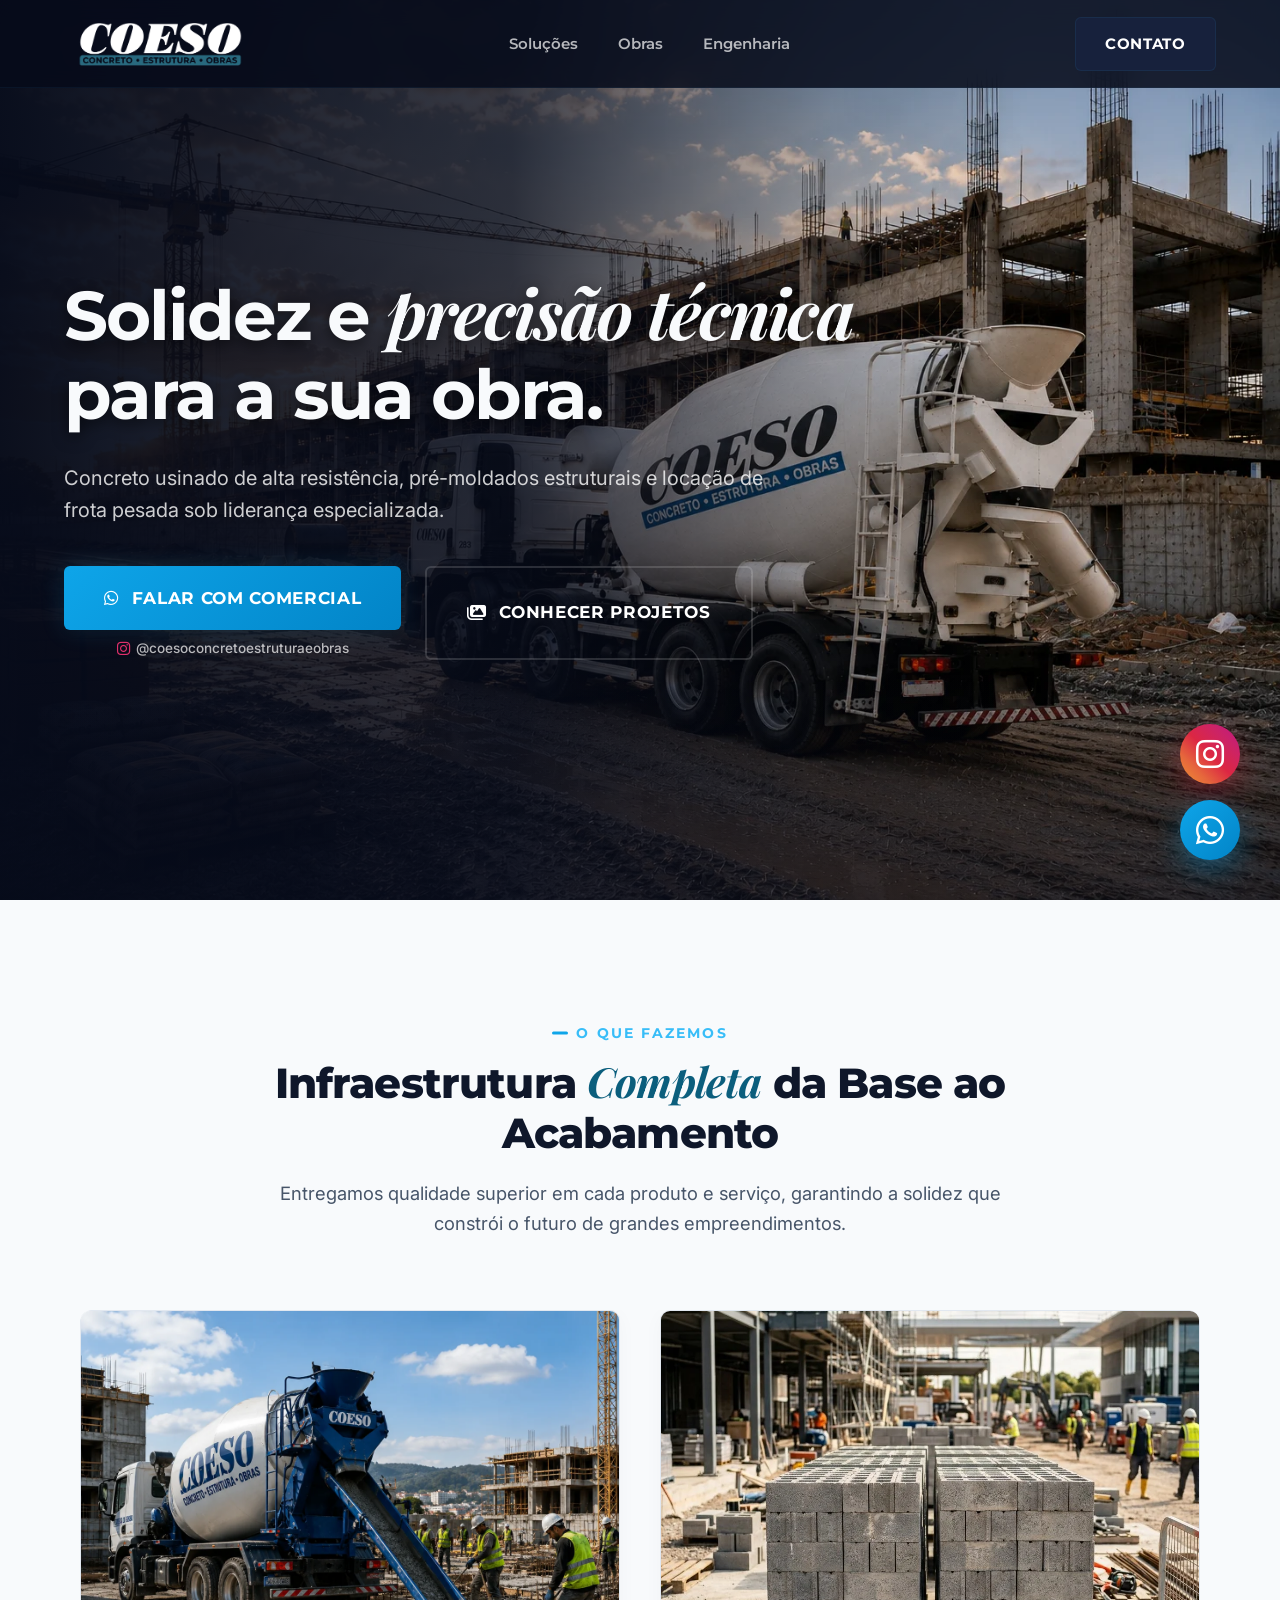
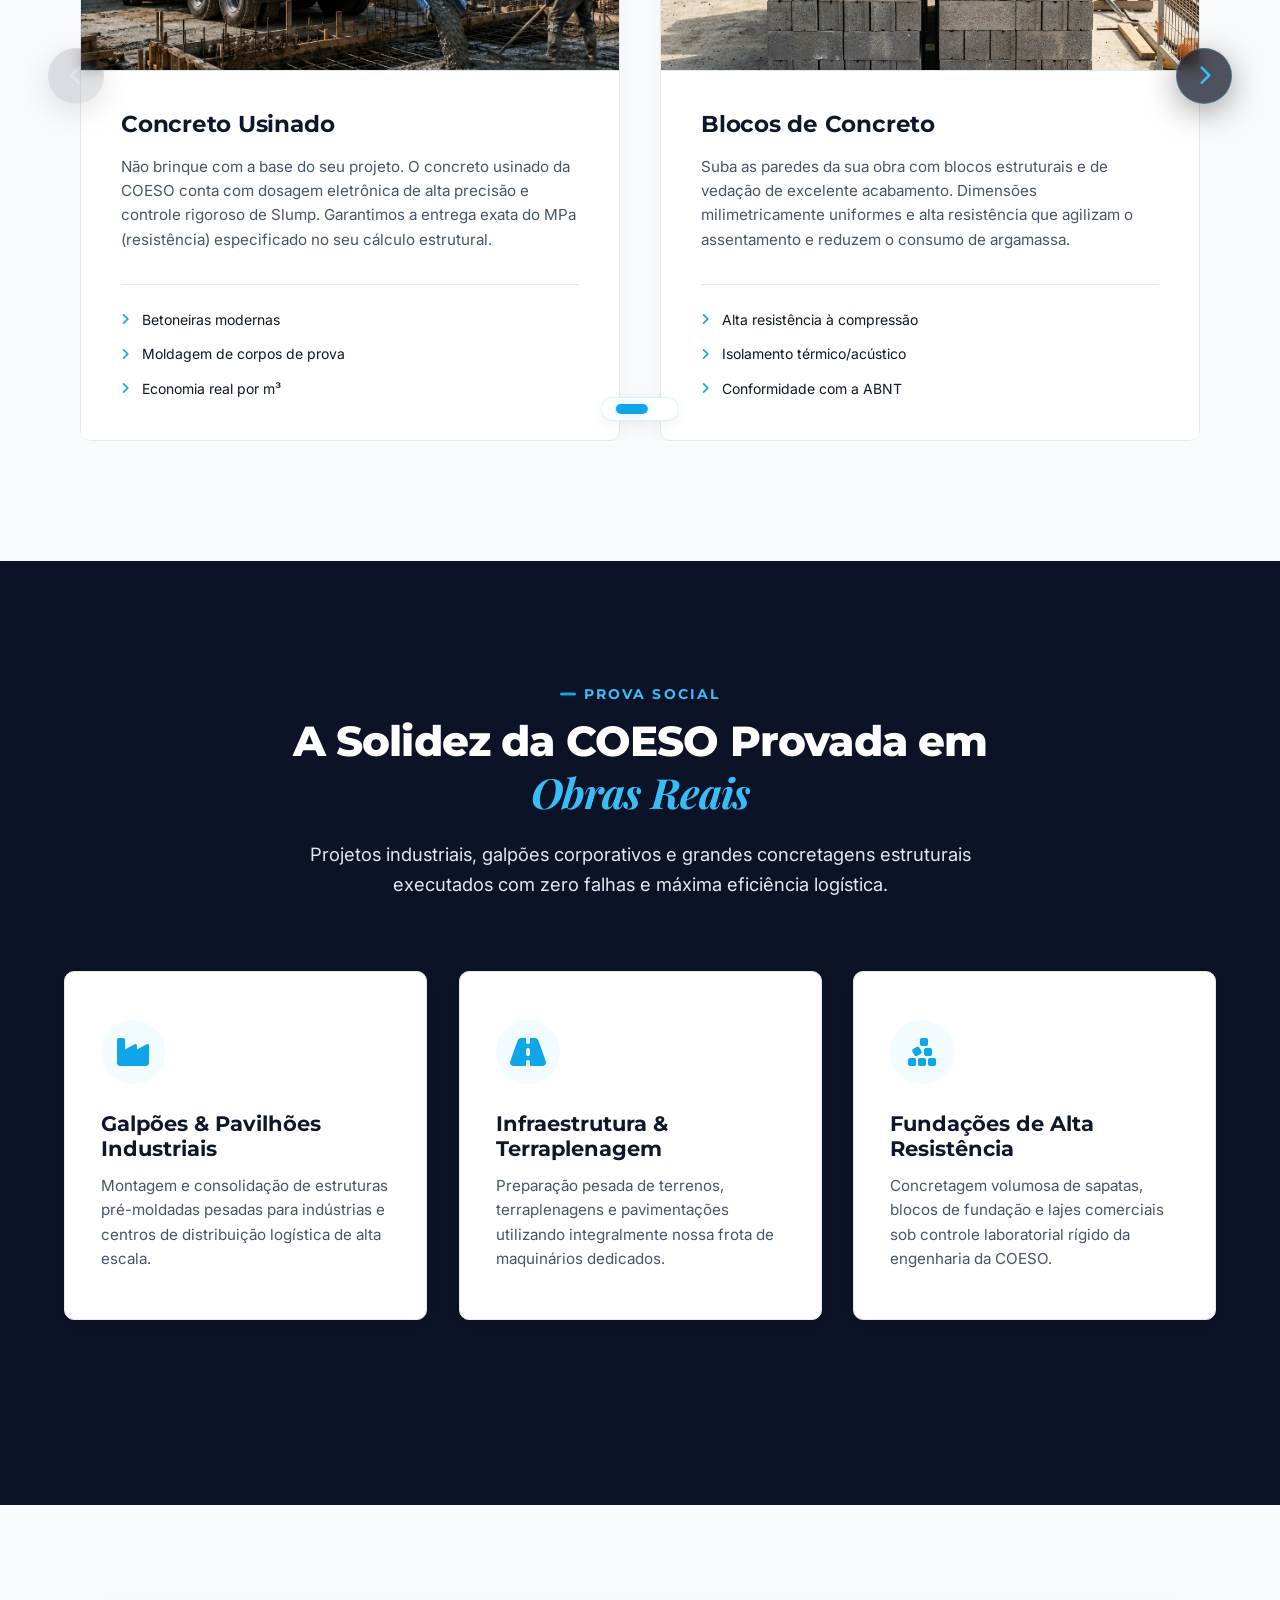
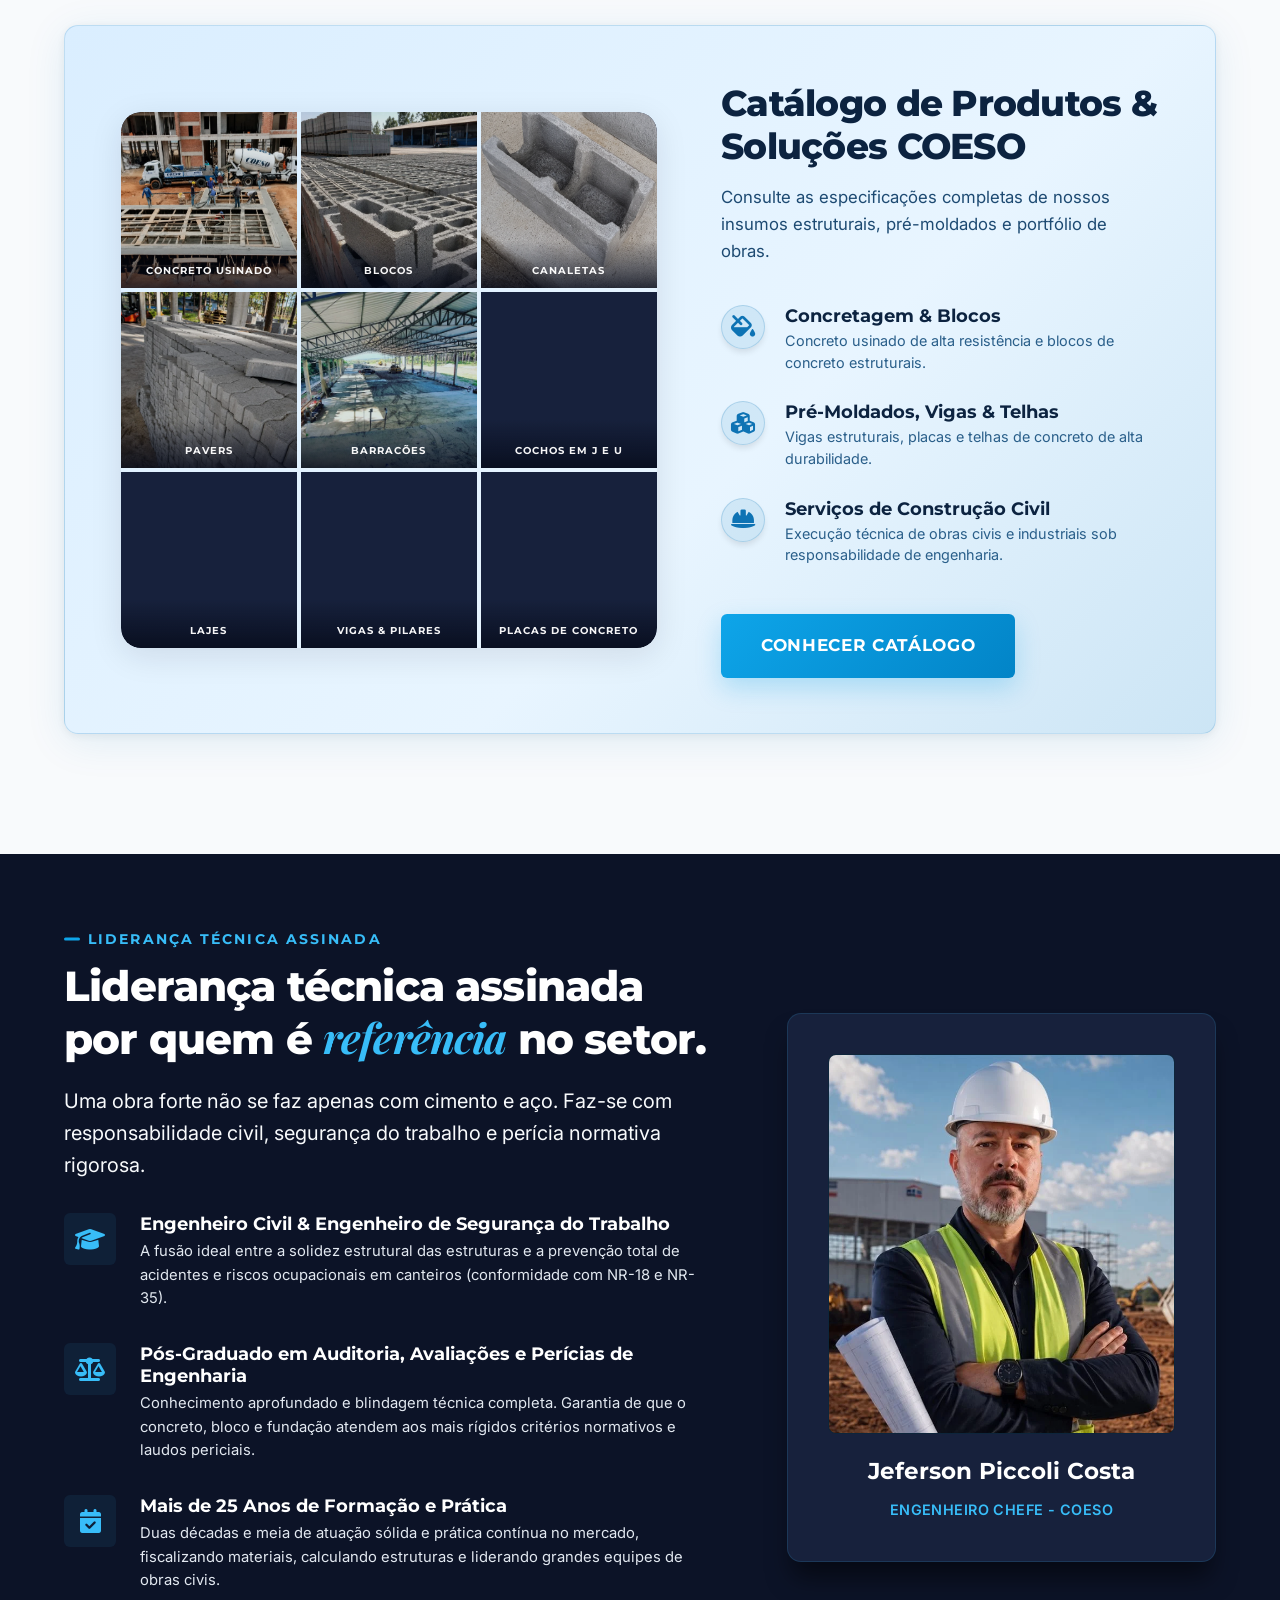
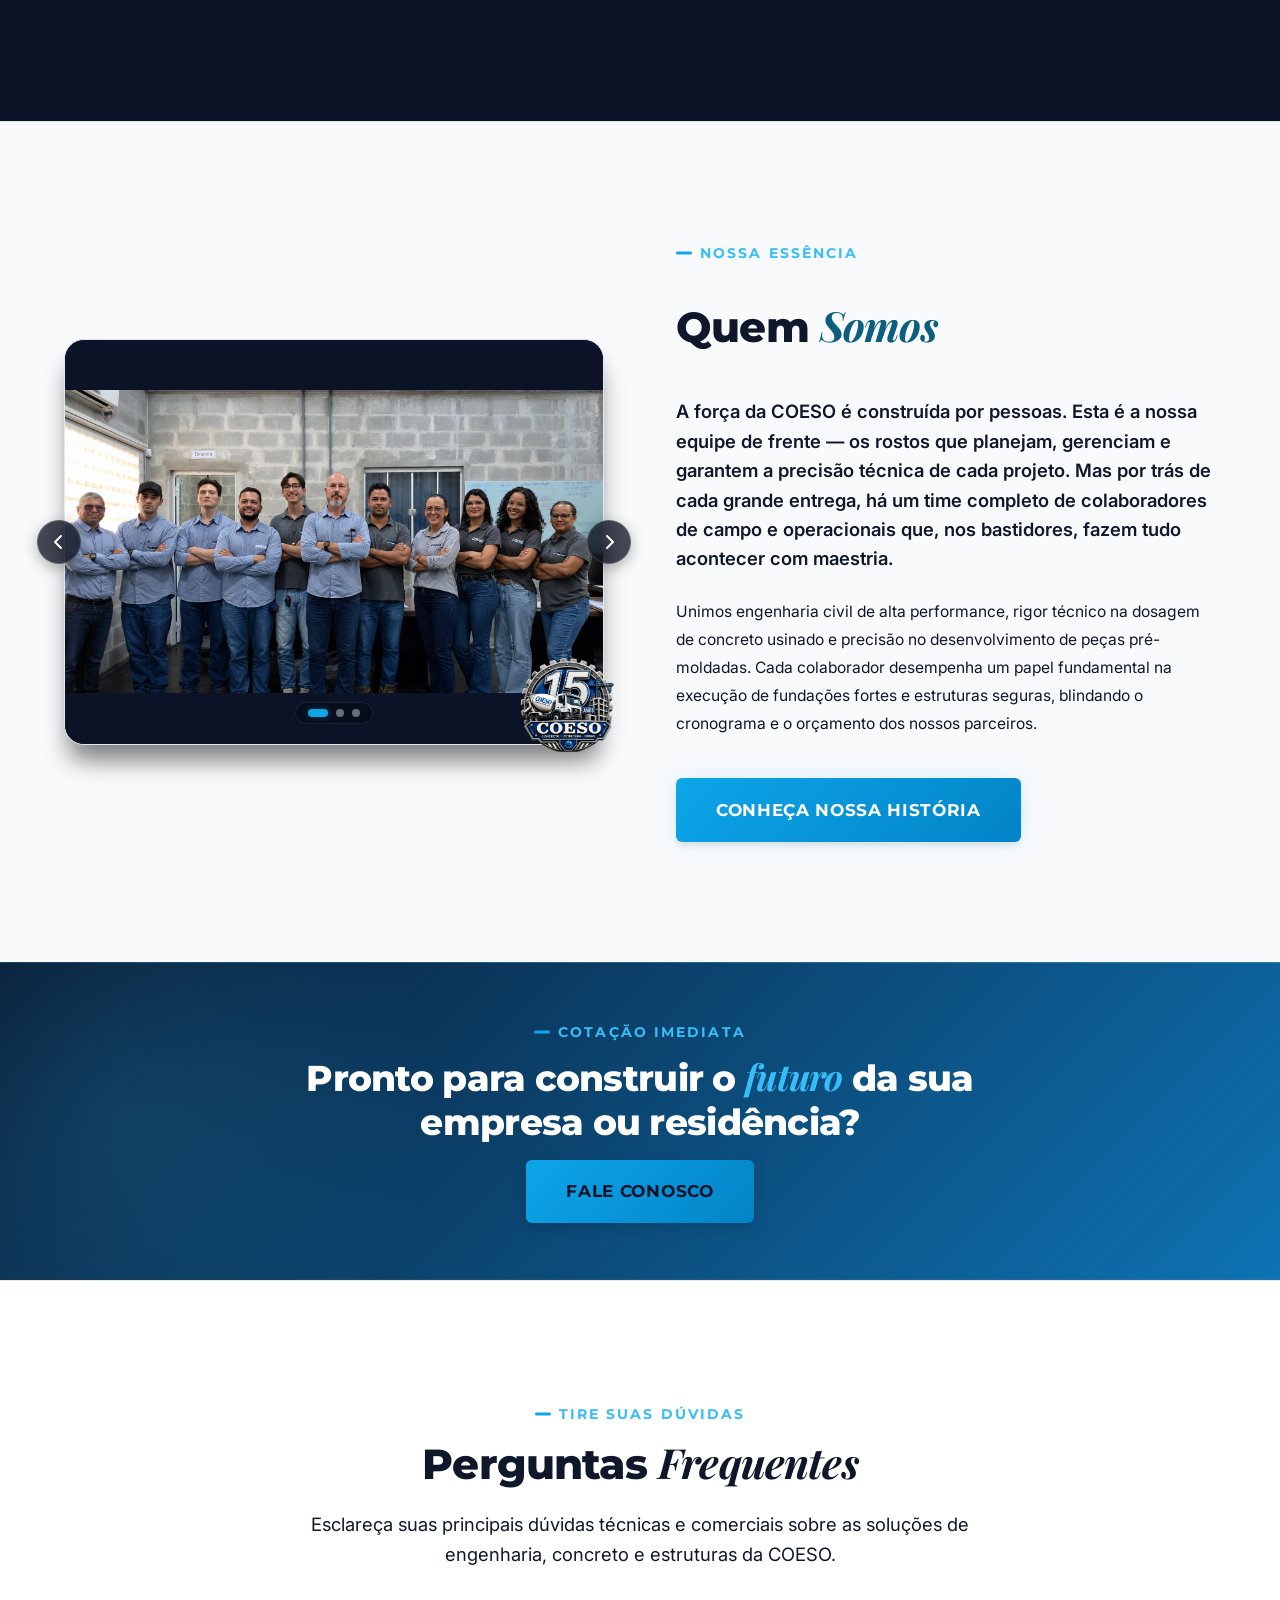
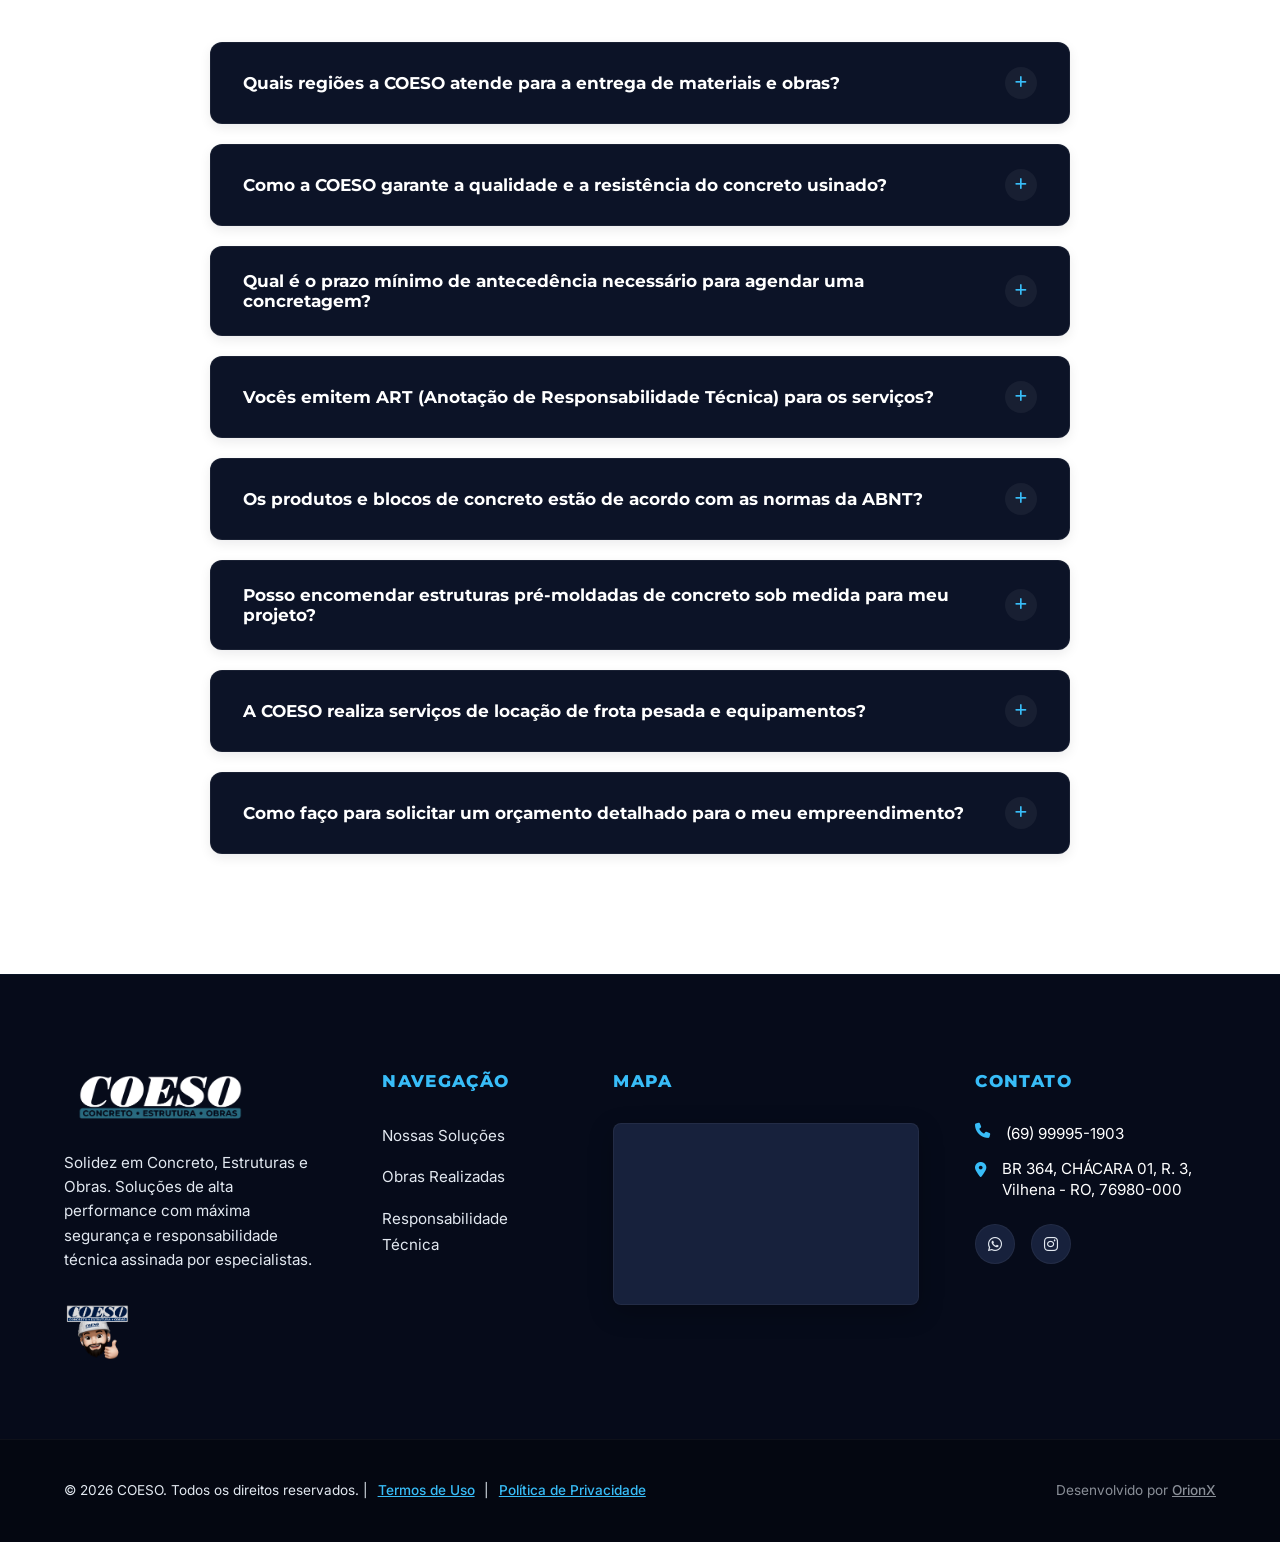
<file: index.html>
<!DOCTYPE html>
<html lang="pt-BR">
<head>
    <!-- Google tag (gtag.js) -->
    <script async src="https://www.googletagmanager.com/gtag/js?id=G-XTFPNBNFXM"></script>
    <script>
      window.dataLayer = window.dataLayer || [];
      function gtag(){dataLayer.push(arguments);}
      gtag('js', new Date());

      gtag('config', 'G-XTFPNBNFXM');
    </script>

    <!-- Microsoft Clarity -->
    <script type="text/javascript">
        (function(c,l,a,r,i,t,y){
            c[a]=c[a]||function(){(c[a].q=c[a].q||[]).push(arguments)};
            t=l.createElement(r);t.async=1;t.src="https://www.clarity.ms/tag/"+i;
            y=l.getElementsByTagName(r)[0];y.parentNode.insertBefore(t,y);
        })(window, document, "clarity", "script", "wwrb8j61vb");
    </script>

    <meta charset="UTF-8">
    <meta name="viewport" content="width=device-width, initial-scale=1.0">
    <title>COESO | Concreto • Estrutura • Obras</title>
    
    <!-- Meta Tags SEO -->
    <meta name="description" content="A COESO oferece concreto usinado, blocos estruturais, pré-moldados e obras de engenharia civil de alta performance. Locação de frota pesada para construção. Solicite seu orçamento!">
    <meta name="keywords" content="concreto usinado, blocos de concreto, pré-moldados, obras de engenharia, locação de equipamentos, motoniveladora, munck, pá carregadeira, coeso engenharia">
    <meta name="author" content="COESO">
    
    <!-- Open Graph (Compartilhamento) -->
    <meta property="og:type" content="website">
    <meta property="og:url" content="https://www.coesoengenharia.com.br/">
    <meta property="og:title" content="COESO | Concreto • Estrutura • Obras">
    <meta property="og:description" content="Solidez e precisão técnica para sua obra. Fornecimento de concreto usinado, pré-moldados estruturais, obras completas e locação de frota pesada sob liderança especializada.">
    <meta property="og:image" content="assets/og-image.jpg">

    <!-- Google Fonts -->
    <link rel="preconnect" href="https://fonts.googleapis.com">
    <link rel="preconnect" href="https://fonts.gstatic.com" crossorigin>
    <link href="https://fonts.googleapis.com/css2?family=Inter:wght@300;400;500;600;700&family=Montserrat:wght@400;500;600;700;800&family=Playfair+Display:ital,wght@1,600;1,700;1,800;1,900&display=swap" rel="stylesheet">
    
    <!-- FontAwesome para Ícones -->
    <link rel="stylesheet" href="https://cdnjs.cloudflare.com/ajax/libs/font-awesome/6.4.0/css/all.min.css">
    
    <!-- CSS Customizado -->
    <link rel="stylesheet" href="style.css?v=1.2.1">
</head>
<body>

    <!-- Header / Navbar -->
    <header class="header">
        <div class="container header-container">
            <a href="#" class="logo-link" aria-label="COESO - Voltar ao topo">
                <img src="imagens/logo/logo-white-letters.webp" alt="COESO - Concreto, Estrutura e Obras" class="logo-img" width="980" height="254" decoding="async">
                <span class="logo-slogan">"Qualidade que constrói confiança"</span>
            </a>
            
            <nav class="nav" id="nav-menu">
                <ul class="nav-list">
                    <li><a href="#solucoes" class="nav-link">Soluções</a></li>
                    <li><a href="#obras" class="nav-link">Obras</a></li>
                    <li><a href="#autoridade" class="nav-link">Engenharia</a></li>
                    <li><a href="#contato" class="nav-link nav-btn-mobile">Contato</a></li>
                </ul>
            </nav>

            <a href="#contato" class="btn btn-secondary nav-btn-desktop">
                Contato
            </a>

            <button class="menu-toggle" id="menu-toggle" aria-label="Abrir menu">
                <span class="hamburger"></span>
            </button>
        </div>
    </header>

    <main>
        <!-- Hero Section (Azul Escuro 50%) -->
        <section class="hero">
            <div class="hero-overlay"></div>
            <div class="container hero-container">
                <div class="hero-content scroll-reveal">
                    <h1 class="hero-title">Solidez e <span class="text-serif-italic">precisão técnica</span> para a sua obra.</h1>
                    <p class="hero-lead">Concreto usinado de alta resistência, pré-moldados estruturais e locação de frota pesada sob liderança especializada.</p>

                    <div class="hero-actions">
                        <div class="hero-whatsapp-box">
                            <a href="https://wa.me/5569999951903?text=Olá!%20Gostaria%20de%20receber%20um%20orçamento%20com%20a%20COESO." target="_blank" class="btn btn-primary btn-large" style="width: 100%;">
                                <i class="fa-brands fa-whatsapp"></i> Falar com Comercial
                            </a>
                            <a href="https://www.instagram.com/coesoconcretoestruturaeobras/" target="_blank" class="hero-instagram-link">
                                <i class="fa-brands fa-instagram"></i> @coesoconcretoestruturaeobras
                            </a>
                        </div>
                        <a href="#obras" class="btn btn-outline btn-large btn-scroll-projetos">
                            <i class="fa-solid fa-images"></i> Conhecer Projetos
                        </a>
                    </div>
                </div>
            </div>
        </section>

        <!-- Seção: Os 4 Pilares da Solidez (Branco 30%) -->
        <section id="solucoes" class="solucoes section-padding light-bg">
            <div class="container">
                <div class="section-header text-center scroll-reveal">
                    <span class="subtitle">O que fazemos</span>
                    <h2 class="section-title text-dark">Infraestrutura <span class="text-serif-italic">Completa</span> da Base ao Acabamento</h2>
                    <p class="section-desc text-muted">Entregamos qualidade superior em cada produto e serviço, garantindo a solidez que constrói o futuro de grandes empreendimentos.</p>
                </div>

                <div class="carousel-container solucoes-carousel">
                    <div class="carousel-wrapper">
                        <div class="carousel-track" id="solucoes-track">
                            <!-- Pilar 1 -->
                            <div class="card-solucao scroll-reveal">
                                <div class="card-solucao-img">
                                    <img src="imagens/solucoes/concreto_usinado.webp" alt="Concreto Usinado de Alta Resistência - COESO" width="800" height="532" decoding="async" loading="lazy">
                                </div>
                                <div class="card-solucao-content">
                                    <h3>Concreto Usinado</h3>
                                    <p>Não brinque com a base do seu projeto. O concreto usinado da COESO conta com dosagem eletrônica de alta precisão e controle rigoroso de Slump. Garantimos a entrega exata do MPa (resistência) especificado no seu cálculo estrutural.</p>
                                    <ul class="card-features">
                                        <li><i class="fa-solid fa-angle-right"></i> Betoneiras modernas</li>
                                        <li><i class="fa-solid fa-angle-right"></i> Moldagem de corpos de prova</li>
                                        <li><i class="fa-solid fa-angle-right"></i> Economia real por m³</li>
                                    </ul>
                                </div>
                            </div>

                            <!-- Pilar 2 -->
                            <div class="card-solucao scroll-reveal">
                                <div class="card-solucao-img">
                                    <img src="imagens/solucoes/blocos_concreto.webp" alt="Blocos de Concreto Estruturais - COESO" width="1024" height="1024" decoding="async" loading="lazy">
                                </div>
                                <div class="card-solucao-content">
                                    <h3>Blocos de Concreto</h3>
                                    <p>Suba as paredes da sua obra com blocos estruturais e de vedação de excelente acabamento. Dimensões milimetricamente uniformes e alta resistência que agilizam o assentamento e reduzem o consumo de argamassa.</p>
                                    <ul class="card-features">
                                        <li><i class="fa-solid fa-angle-right"></i> Alta resistência à compressão</li>
                                        <li><i class="fa-solid fa-angle-right"></i> Isolamento térmico/acústico</li>
                                        <li><i class="fa-solid fa-angle-right"></i> Conformidade com a ABNT</li>
                                    </ul>
                                </div>
                            </div>

                            <!-- Pilar 3 -->
                            <div class="card-solucao scroll-reveal">
                                <div class="card-solucao-img">
                                    <img src="imagens/solucoes/pre_moldados.webp" alt="Estruturas de Concreto Pré-Moldadas - COESO" width="800" height="800" decoding="async" loading="lazy">
                                </div>
                                <div class="card-solucao-content">
                                    <h3>Pré-Moldados de Concreto</h3>
                                    <p>Ganhe semanas de produtividade eliminando etapas complexas de carpintaria e fôrmas. Vigas, pilares, placas estruturais e muros produzidos em ambiente fabril controlado com cura otimizada e encaixes milimétricos.</p>
                                    <ul class="card-features">
                                        <li><i class="fa-solid fa-angle-right"></i> Redução drástica de desperdício</li>
                                        <li><i class="fa-solid fa-angle-right"></i> Instalação rápida e limpa</li>
                                        <li><i class="fa-solid fa-angle-right"></i> Redução no madeiramento</li>
                                    </ul>
                                </div>
                            </div>

                            <!-- Pilar 4 -->
                            <div class="card-solucao scroll-reveal">
                                <div class="card-solucao-img">
                                    <img src="imagens/solucoes/servicos_obras.webp" alt="Gestão e Execução de Obras Civis - COESO" width="800" height="800" decoding="async" loading="lazy">
                                </div>
                                <div class="card-solucao-content">
                                    <h3>Serviços & Obras</h3>
                                    <p>Projetos, gerenciamento e execução de obras civis de alta complexidade. Sob liderança de engenharia especializada, gerenciamos seu canteiro comercial, residencial ou industrial blindando seu orçamento de surpresas.</p>
                                    <ul class="card-features">
                                        <li><i class="fa-solid fa-angle-right"></i> Emissão rigorosa de ART</li>
                                        <li><i class="fa-solid fa-angle-right"></i> Gestão ativa de custos</li>
                                        <li><i class="fa-solid fa-angle-right"></i> Conformidade legal activa</li>
                                    </ul>
                                </div>
                            </div>
                        </div>
                    </div>

                    <!-- Controles Translúcidos Premium -->
                    <button class="carousel-control prev" id="solucoes-prev" aria-label="Slide anterior">
                        <i class="fa-solid fa-chevron-left"></i>
                    </button>
                    <button class="carousel-control next" id="solucoes-next" aria-label="Próximo slide">
                        <i class="fa-solid fa-chevron-right"></i>
                    </button>

                    <!-- Dots Indicadores -->
                    <div class="carousel-dots" id="solucoes-dots"></div>
                </div>
            </div>
        </section>

        <!-- Seção: Prova Social / Obras Realizadas (Azul Escuro 50%) -->
        <section id="obras" class="obras section-padding dark-bg">
            <div class="container">
                <div class="section-header text-center scroll-reveal">
                    <span class="subtitle">Prova Social</span>
                    <h2 class="section-title text-white">A Solidez da COESO Provada em <span class="text-serif-italic">Obras Reais</span></h2>
                    <p class="section-desc text-muted">Projetos industriais, galpões corporativos e grandes concretagens estruturais executados com zero falhas e máxima eficiência logística.</p>
                </div>

                <div class="obras-grid">
                    <!-- Obra 1 -->
                    <div class="obra-card scroll-reveal">
                        <div class="obra-icon">
                            <i class="fa-solid fa-industry"></i>
                        </div>
                        <h4>Galpões & Pavilhões Industriais</h4>
                        <p>Montagem e consolidação de estruturas pré-moldadas pesadas para indústrias e centros de distribuição logística de alta escala.</p>
                    </div>

                    <!-- Obra 2 -->
                    <div class="obra-card scroll-reveal" style="transition-delay: 0.12s;">
                        <div class="obra-icon">
                            <i class="fa-solid fa-road"></i>
                        </div>
                        <h4>Infraestrutura & Terraplenagem</h4>
                        <p>Preparação pesada de terrenos, terraplenagens e pavimentações utilizando integralmente nossa frota de maquinários dedicados.</p>
                    </div>

                    <!-- Obra 3 -->
                    <div class="obra-card scroll-reveal" style="transition-delay: 0.24s;">
                        <div class="obra-icon">
                            <i class="fa-solid fa-cubes-stacked"></i>
                        </div>
                        <h4>Fundações de Alta Resistência</h4>
                        <p>Concretagem volumosa de sapatas, blocos de fundação e lajes comerciais sob controle laboratorial rígido da engenharia da COESO.</p>
                    </div>
                </div>
            </div>
        </section>

        <!-- Seção: Catálogo Comercial e de Engenharia (Branco 30%) -->
        <section id="catalogo" class="catalogo section-padding light-bg">
            <div class="container">
                <div class="obras-catalogo-box obras-catalogo-box--blue">
                    <div class="catalogo-container-3d">
                        <!-- Coluna 1: Grid de Produtos Clicável que leva ao Catálogo -->
                        <a href="catalogo.html" class="catalogo-products-grid-link scroll-reveal" aria-label="Acessar o Catálogo de Produtos da COESO">
                            <div class="catalogo-products-grid">
                                <div class="cat-grid-item">
                                    <img src="imagens/cat%C3%A1logo/concretagem/concreto01.webp" alt="Concreto Usinado" width="1000" height="984" decoding="async" loading="lazy">
                                    <span class="cat-grid-label">Concreto Usinado</span>
                                </div>
                                <div class="cat-grid-item">
                                    <img src="imagens/cat%C3%A1logo/blocos/blocos01.webp" alt="Blocos de Concreto" width="1000" height="1000" decoding="async" loading="lazy">
                                    <span class="cat-grid-label">Blocos</span>
                                </div>
                                <div class="cat-grid-item">
                                    <img src="imagens/cat%C3%A1logo/canaleta/ChatGPT%20Image%2021%20de%20mai.%20de%202026%2C%2019_11_36.webp" alt="Canaletas de Concreto" width="1126" height="1397" decoding="async" loading="lazy">
                                    <span class="cat-grid-label">Canaletas</span>
                                </div>
                                <div class="cat-grid-item">
                                    <img src="imagens/cat%C3%A1logo/pavers/pavers01.webp" alt="Pavers Intertravados" width="1000" height="1000" decoding="async" loading="lazy">
                                    <span class="cat-grid-label">Pavers</span>
                                </div>
                                <div class="cat-grid-item">
                                    <img src="imagens/cat%C3%A1logo/barracao/baracao01.webp" alt="Barracões Pré-Moldados" width="852" height="843" decoding="async" loading="lazy">
                                    <span class="cat-grid-label">Barracões</span>
                                </div>
                                <div class="cat-grid-item">
                                    <img src="imagens/cat%C3%A1logo/cocho/Captura%20de%20tela%202026-05-21%20192445.webp" alt="Cochos de Concreto em J e U" width="852" height="841" decoding="async" loading="lazy">
                                    <span class="cat-grid-label">Cochos em J e U</span>
                                </div>
                                <div class="cat-grid-item">
                                    <img src="imagens/cat%C3%A1logo/lage/laje01.webp" alt="Lajes Pré-Moldadas" width="1000" height="1000" decoding="async" loading="lazy">
                                    <span class="cat-grid-label">Lajes</span>
                                </div>
                                <div class="cat-grid-item">
                                    <img src="imagens/cat%C3%A1logo/vigas_moldadas/viga01.webp" alt="Vigas & Pilares de Concreto" width="1000" height="800" decoding="async" loading="lazy">
                                    <span class="cat-grid-label">Vigas & Pilares</span>
                                </div>
                                <div class="cat-grid-item">
                                    <img src="imagens/cat%C3%A1logo/Placas%20de%20Concreto/placa01.webp" alt="Placas de Concreto" width="1000" height="843" decoding="async" loading="lazy">
                                    <span class="cat-grid-label">Placas de Concreto</span>
                                </div>
                            </div>
                            <div class="cat-grid-cta-overlay">
                                <i class="fa-solid fa-book-open"></i>
                                <span>Ver Catálogo Completo</span>
                                <i class="fa-solid fa-arrow-right"></i>
                            </div>
                        </a>

                        <!-- Coluna 2: Conteúdo Comercial & Argumentação Nobre -->
                        <div class="catalogo-details scroll-reveal" style="transition-delay: 0.15s;">
                            <h3 class="catalogo-heading">Catálogo de Produtos & Soluções COESO</h3>
                            <p class="catalogo-lead">Consulte as especificações completas de nossos insumos estruturais, pré-moldados e portfólio de obras.</p>
                            
                            <ul class="catalogo-bullets-list">
                                <li>
                                    <span class="bullet-icon"><i class="fa-solid fa-fill-drip"></i></span>
                                    <div class="bullet-text">
                                        <h4>Concretagem & Blocos</h4>
                                        <p>Concreto usinado de alta resistência e blocos de concreto estruturais.</p>
                                    </div>
                                </li>
                                <li>
                                    <span class="bullet-icon"><i class="fa-solid fa-cubes"></i></span>
                                    <div class="bullet-text">
                                        <h4>Pré-Moldados, Vigas & Telhas</h4>
                                        <p>Vigas estruturais, placas e telhas de concreto de alta durabilidade.</p>
                                    </div>
                                </li>
                                <li>
                                    <span class="bullet-icon"><i class="fa-solid fa-helmet-safety"></i></span>
                                    <div class="bullet-text">
                                        <h4>Serviços de Construção Civil</h4>
                                        <p>Execução técnica de obras civis e industriais sob responsabilidade de engenharia.</p>
                                    </div>
                                </li>
                            </ul>

                            <div class="catalogo-actions-area">
                                <a href="catalogo.html" class="btn btn-primary btn-large catalogo-btn">
                                    Conhecer Catálogo
                                </a>
                            </div>
                        </div>
                    </div>
                </div>
            </div>
        </section>

        <!-- Seção: Autoridade Técnica (Azul Escuro 50%) -->
        <section id="autoridade" class="autoridade section-padding dark-bg">
            <div class="container">
                <div class="autoridade-wrapper">
                    <!-- Conteúdo Persuasivo (Texto na esquerda) -->
                    <div class="autoridade-content scroll-reveal">
                        <span class="subtitle">Liderança Técnica Assinada</span>
                        <h2 class="section-title text-white">Liderança técnica assinada por quem é <span class="text-serif-italic">referência</span> no setor.</h2>
                        <p class="lead text-muted">Uma obra forte não se faz apenas com cimento e aço. Faz-se com responsabilidade civil, segurança do trabalho e perícia normativa rigorosa.</p>
                        
                        <div class="qualificacoes">
                            <div class="qual-item">
                                <div class="qual-icon"><i class="fa-solid fa-graduation-cap"></i></div>
                                <div class="qual-text">
                                    <h4>Engenheiro Civil & Engenheiro de Segurança do Trabalho</h4>
                                    <p>A fusão ideal entre a solidez estrutural das estruturas e a prevenção total de acidentes e riscos ocupacionais em canteiros (conformidade com NR-18 e NR-35).</p>
                                </div>
                            </div>
                            <div class="qual-item">
                                <div class="qual-icon"><i class="fa-solid fa-scale-balanced"></i></div>
                                <div class="qual-text">
                                    <h4>Pós-Graduado em Auditoria, Avaliações e Perícias de Engenharia</h4>
                                    <p>Conhecimento aprofundado e blindagem técnica completa. Garantia de que o concreto, bloco e fundação atendem aos mais rígidos critérios normativos e laudos periciais.</p>
                                </div>
                            </div>
                            <div class="qual-item">
                                <div class="qual-icon"><i class="fa-solid fa-calendar-check"></i></div>
                                <div class="qual-text">
                                    <h4>Mais de 25 Anos de Formação e Prática</h4>
                                    <p>Duas décadas e meia de atuação sólida e prática contínua no mercado, fiscalizando materiais, calculando estruturas e liderando grandes equipes de obras civis.</p>
                                </div>
                            </div>
                        </div>

                    </div>

                    <!-- Foto / Card do Engenheiro (Imagem na direita) -->
                    <div class="autoridade-visual scroll-reveal">
                        <div class="perfil-card">
                            <div class="perfil-img-container">
                                <img src="imagens/logo/jeferson.webp" alt="Eng. Jeferson Piccoli Costa - Responsável Técnico COESO" class="perfil-img" width="640" height="760" decoding="async" loading="lazy">
                            </div>
                            <div class="perfil-body">
                                <h3>Jeferson Piccoli Costa</h3>
                                <span class="cargo">Engenheiro Chefe - COESO</span>
                            </div>
                        </div>
                    </div>
                </div>
            </div>
        </section>

        <!-- Seção: Quem Somos (Branco / Light BG) -->
        <section id="quem-somos" class="quem-somos section-padding light-bg">
            <div class="container">
                <div class="quem-somos-wrapper">
                    <!-- Foto na esquerda (Carrossel Premium de Equipe) -->
                    <div class="quem-somos-visual scroll-reveal">
                        <div class="quem-somos-slider-container">
                            <div class="equipe-slider" id="equipe-slider">
                                <!-- Slide 1 -->
                                <div class="equipe-slide active">
                                    <img src="imagens/equipe/equipe.png" alt="Equipe de Frente COESO" class="equipe-slide-img" width="800" height="600" decoding="async">
                                </div>
                                <!-- Slide 2 -->
                                <div class="equipe-slide">
                                    <img src="imagens/equipe/perto.jpeg" alt="Equipe em Detalhe COESO" class="equipe-slide-img" width="800" height="600" decoding="async">
                                </div>
                                <!-- Slide 3 -->
                                <div class="equipe-slide">
                                    <img src="imagens/equipe/longe.png" alt="Operação COESO" class="equipe-slide-img" width="800" height="600" decoding="async">
                                </div>
                            </div>
                            
                            <!-- Controles Premium Translúcidos -->
                            <button class="equipe-slider-btn prev" id="equipe-prev" aria-label="Slide anterior">
                                <i class="fa-solid fa-chevron-left"></i>
                            </button>
                            <button class="equipe-slider-btn next" id="equipe-next" aria-label="Próximo slide">
                                <i class="fa-solid fa-chevron-right"></i>
                            </button>

                            <!-- Dots Indicadores -->
                            <div class="equipe-slider-dots" id="equipe-dots"></div>

                            <!-- Símbolo flutuante mantido normal -->
                            <div class="quem-somos-experience">
                                <img src="imagens/logo/simbolo.webp" alt="Símbolo COESO" class="quem-somos-badge-img" width="1254" height="1254" decoding="async" loading="lazy">
                            </div>
                        </div>
                    </div>

                    <!-- Texto na direita -->
                    <div class="quem-somos-content scroll-reveal" style="transition-delay: 0.15s;">
                        <span class="subtitle">Nossa Essência</span>
                        <h2 class="section-title text-dark">Quem <span class="text-serif-italic">Somos</span></h2>
                        <p class="lead-text text-dark">A força da COESO é construída por pessoas. Esta é a nossa equipe de frente — os rostos que planejam, gerenciam e garantem a precisão técnica de cada projeto. Mas por trás de cada grande entrega, há um time completo de colaboradores de campo e operacionais que, nos bastidores, fazem tudo acontecer com maestria.</p>
                        <p class="desc-text text-muted">Unimos engenharia civil de alta performance, rigor técnico na dosagem de concreto usinado e precisão no desenvolvimento de peças pré-moldadas. Cada colaborador desempenha um papel fundamental na execução de fundações fortes e estruturas seguras, blindando o cronograma e o orçamento dos nossos parceiros.</p>
                        
                        <div class="quem-somos-actions">
                            <a href="historia.html" class="btn btn-primary btn-large">
                                Conheça nossa história
                            </a>
                        </div>
                    </div>
                </div>
            </div>
        </section>

        <section id="contato" class="contato">
            <div class="container">
                <div class="contato-wrapper scroll-reveal">
                    <div class="contato-box">
                        <span class="subtitle">Cotação Imediata</span>
                        <h2 class="section-title text-white">Pronto para construir o <span class="text-serif-italic">futuro</span> da sua empresa ou residência?</h2>
                        <div class="contato-action-btn">
                            <a href="https://wa.me/5569999951903?text=Olá!%20Gostaria%20de%20conversar%20sobre%20as%20soluções%20comerciais%20da%20COESO." target="_blank" class="btn btn-primary btn-large">
                                Fale conosco
                            </a>
                        </div>
                    </div>
                </div>
            </div>
        </section>

        <!-- Seção: Perguntas Frequentes (FAQ) (Branco) -->
        <section id="faq" class="faq section-padding">
            <div class="container">
                <div class="section-header text-center scroll-reveal">
                    <span class="subtitle">Tire suas Dúvidas</span>
                    <h2 class="section-title text-dark">Perguntas <span class="text-serif-italic">Frequentes</span></h2>
                    <p class="section-desc text-muted">Esclareça suas principais dúvidas técnicas e comerciais sobre as soluções de engenharia, concreto e estruturas da COESO.</p>
                </div>
                
                <div class="faq-grid scroll-reveal">
                    <!-- FAQ Item 1 -->
                    <div class="faq-item">
                        <button class="faq-question" aria-expanded="false">
                            <span>Quais regiões a COESO atende para a entrega de materiais e obras?</span>
                            <span class="faq-icon"><i class="fa-solid fa-plus"></i></span>
                        </button>
                        <div class="faq-answer">
                            <div class="faq-answer-content">
                                <p>Atendemos com logística e frota próprias toda a região de Vilhena - RO e cidades vizinhas. Nossos caminhões e betoneiras garantem agilidade e precisão na entrega de concreto usinado e pré-moldados diretamente no seu canteiro.</p>
                            </div>
                        </div>
                    </div>
                    
                    <!-- FAQ Item 2 -->
                    <div class="faq-item">
                        <button class="faq-question" aria-expanded="false">
                            <span>Como a COESO garante a qualidade e a resistência do concreto usinado?</span>
                            <span class="faq-icon"><i class="fa-solid fa-plus"></i></span>
                        </button>
                        <div class="faq-answer">
                            <div class="faq-answer-content">
                                <p>Nosso concreto passa por rigoroso controle tecnológico, incluindo dosagem eletrônica automatizada de insumos e testes constantes de Slump. Realizamos a moldagem de corpos de prova e ensaios laboratoriais para certificar a classe de resistência (MPa) exigida no seu cálculo estrutural.</p>
                            </div>
                        </div>
                    </div>

                    <!-- FAQ Item 3 -->
                    <div class="faq-item">
                        <button class="faq-question" aria-expanded="false">
                            <span>Qual é o prazo mínimo de antecedência necessário para agendar uma concretagem?</span>
                            <span class="faq-icon"><i class="fa-solid fa-plus"></i></span>
                        </button>
                        <div class="faq-answer">
                            <div class="faq-answer-content">
                                <p>Para garantir a disponibilidade de nossos equipamentos, caminhões betoneira e equipe técnica, recomendamos que o agendamento seja feito com pelo menos 48 a 72 horas de antecedência em relação ao dia programado para a concretagem.</p>
                            </div>
                        </div>
                    </div>

                    <!-- FAQ Item 4 -->
                    <div class="faq-item">
                        <button class="faq-question" aria-expanded="false">
                            <span>Vocês emitem ART (Anotação de Responsabilidade Técnica) para os serviços?</span>
                            <span class="faq-icon"><i class="fa-solid fa-plus"></i></span>
                        </button>
                        <div class="faq-answer">
                            <div class="faq-answer-content">
                                <p>Sim, absolutamente. Todas as nossas obras civis, galpões industriais, montagens de estruturas pré-moldadas e fornecimentos personalizados contam com a emissão formal de ART assinada pelo nosso Engenheiro Chefe e Responsável Técnico, assegurando total respaldo jurídico e técnico.</p>
                            </div>
                        </div>
                    </div>

                    <!-- FAQ Item 5 -->
                    <div class="faq-item">
                        <button class="faq-question" aria-expanded="false">
                            <span>Os produtos e blocos de concreto estão de acordo com as normas da ABNT?</span>
                            <span class="faq-icon"><i class="fa-solid fa-plus"></i></span>
                        </button>
                        <div class="faq-answer">
                            <div class="faq-answer-content">
                                <p>Sim, 100% dos nossos blocos de concreto (estruturais e de vedação) e peças pré-moldadas são fabricados rigorosamente sob as normas técnicas da ABNT vigentes, passando por curas controladas para garantir a máxima resistência e uniformidade geométrica.</p>
                            </div>
                        </div>
                    </div>

                    <!-- FAQ Item 6 -->
                    <div class="faq-item">
                        <button class="faq-question" aria-expanded="false">
                            <span>Posso encomendar estruturas pré-moldadas de concreto sob medida para meu projeto?</span>
                            <span class="faq-icon"><i class="fa-solid fa-plus"></i></span>
                        </button>
                        <div class="faq-answer">
                            <div class="faq-answer-content">
                                <p>Com certeza. Produzimos pilares, vigas, placas estruturais e outras peças pré-moldadas personalizadas de acordo com as dimensões e especificidades do seu projeto arquitetônico e estrutural, reduzindo o tempo de obra e desperdício de materiais.</p>
                            </div>
                        </div>
                    </div>

                    <!-- FAQ Item 7 -->
                    <div class="faq-item">
                        <button class="faq-question" aria-expanded="false">
                            <span>A COESO realiza serviços de locação de frota pesada e equipamentos?</span>
                            <span class="faq-icon"><i class="fa-solid fa-plus"></i></span>
                        </button>
                        <div class="faq-answer">
                            <div class="faq-answer-content">
                                <p>Sim. Oferecemos locação de frota pesada revisada e com manutenção rigorosa em dia, incluindo caminhões munck, pás carregadeiras, motoniveladoras e betoneiras modernas prontas para atuar com alta produtividade no seu canteiro.</p>
                            </div>
                        </div>
                    </div>

                    <!-- FAQ Item 8 -->
                    <div class="faq-item">
                        <button class="faq-question" aria-expanded="false">
                            <span>Como faço para solicitar um orçamento detalhado para o meu empreendimento?</span>
                            <span class="faq-icon"><i class="fa-solid fa-plus"></i></span>
                        </button>
                        <div class="faq-answer">
                            <div class="faq-answer-content">
                                <p>É muito simples! Você pode clicar em qualquer um dos botões "Orçamento Rápido" ou "Negociar no WhatsApp" nesta página. Nossa equipe técnica está pronta para receber seu projeto e enviar uma proposta comercial e técnica sob medida de forma ágil.</p>
                            </div>
                        </div>
                    </div>
                </div>
            </div>
        </section>
    </main>

    <!-- Rodapé Institucional Completo (Azul Escuro 50%) -->
    <footer class="footer">
        <div class="container footer-container">
            <!-- Coluna 1: Marca & Subtexto -->
            <div class="footer-brand">
                <a href="#" class="logo-link" aria-label="COESO - Voltar ao topo">
                    <img src="imagens/logo/logo-white-letters.webp" alt="COESO - Concreto, Estrutura e Obras" class="logo-img" width="980" height="254" decoding="async" loading="lazy">
                </a>
                <p>Solidez em Concreto, Estruturas e Obras. Soluções de alta performance com máxima segurança e responsabilidade técnica assinada por especialistas.</p>
                <img src="imagens/logo/pedreiro.webp" alt="Mascote Pedreiro COESO" width="1397" height="1126" decoding="async" loading="lazy" style="height: 55px; width: auto; margin-top: 1.25rem; display: block; opacity: 0.95;">
            </div>
            
            <!-- Coluna 2: Navegação -->
            <div class="footer-links">
                <h4>Navegação</h4>
                <ul>
                    <li><a href="#solucoes">Nossas Soluções</a></li>
                    <li><a href="#obras">Obras Realizadas</a></li>
                    <li><a href="#autoridade">Responsabilidade Técnica</a></li>
                </ul>
            </div>
            
            <!-- Coluna 3: Mapa -->
            <div class="footer-map">
                <h4>Mapa</h4>
                <div class="map-container">
                    <iframe 
                        src="https://maps.google.com/maps?q=-12.7303,-60.1762(COESO%20-%20Concreto,%20Estrutura%20e%20Obras)&amp;t=&amp;z=16&amp;ie=UTF8&amp;iwloc=A&amp;output=embed" 
                        width="100%" 
                        height="180" 
                        style="border:0; border-radius: 8px;" 
                        allowfullscreen="" 
                        loading="lazy" 
                        referrerpolicy="no-referrer-when-downgrade">
                    </iframe>
                </div>
            </div>

            <!-- Coluna 4: Contato -->
            <div class="footer-contact">
                <h4>Contato</h4>
                <ul class="footer-contact-list" style="margin-bottom: 1.5rem;">
                    <li><i class="fa-solid fa-phone" style="color: var(--blue-light-hover); margin-right: 0.25rem;"></i> (69) 99995-1903</li>
                    <li><i class="fa-solid fa-location-dot" style="color: var(--blue-light-hover); margin-right: 0.25rem; margin-top: 0.25rem;"></i> BR 364, CHÁCARA 01, R. 3, Vilhena - RO, 76980-000</li>
                </ul>
                <div class="footer-socials">
                    <a href="https://wa.me/5569999951903" target="_blank" aria-label="Falar conosco no WhatsApp"><i class="fa-brands fa-whatsapp"></i></a>
                    <a href="https://www.instagram.com/coesoconcretoestruturaeobras/" target="_blank" aria-label="Acessar nosso Instagram"><i class="fa-brands fa-instagram"></i></a>
                </div>
            </div>
        </div>

        <div class="footer-bottom">
            <div class="container bottom-container">
                <div class="copyright">
                    <p>&copy; 2026 COESO. Todos os direitos reservados. | <a href="termos.html" class="footer-legal-link">Termos de Uso</a> | <a href="privacidade.html" class="footer-legal-link">Política de Privacidade</a></p>
                </div>
                <div class="developer-credits">
                    Desenvolvido por <a href="https://www.instagram.com/orionx_br/" target="_blank" style="text-decoration: underline;">OrionX</a>
                </div>
            </div>
        </div>
    </footer>

    <!-- Botão de Instagram Flutuante (Rosa/Gradiente) -->
    <a href="https://www.instagram.com/coesoconcretoestruturaeobras/" class="instagram-float" target="_blank" aria-label="Acessar nosso Instagram">
        <i class="fa-brands fa-instagram"></i>
        <span class="tooltip">Nosso Instagram</span>
    </a>

    <!-- Botão de WhatsApp Flutuante (Azul Claro 20%) -->
    <a href="https://wa.me/5569999951903?text=Olá!%20Gostaria%20de%20receber%20um%20orçamento%20com%20a%20COESO." class="whatsapp-float" target="_blank" aria-label="Falar com o Comercial no WhatsApp">
        <i class="fa-brands fa-whatsapp"></i>
        <span class="tooltip">Falar com o Comercial</span>
    </a>

    <!-- Javascript Customizado -->
    <script src="script.js" defer></script>
</body>
</html>
</file>
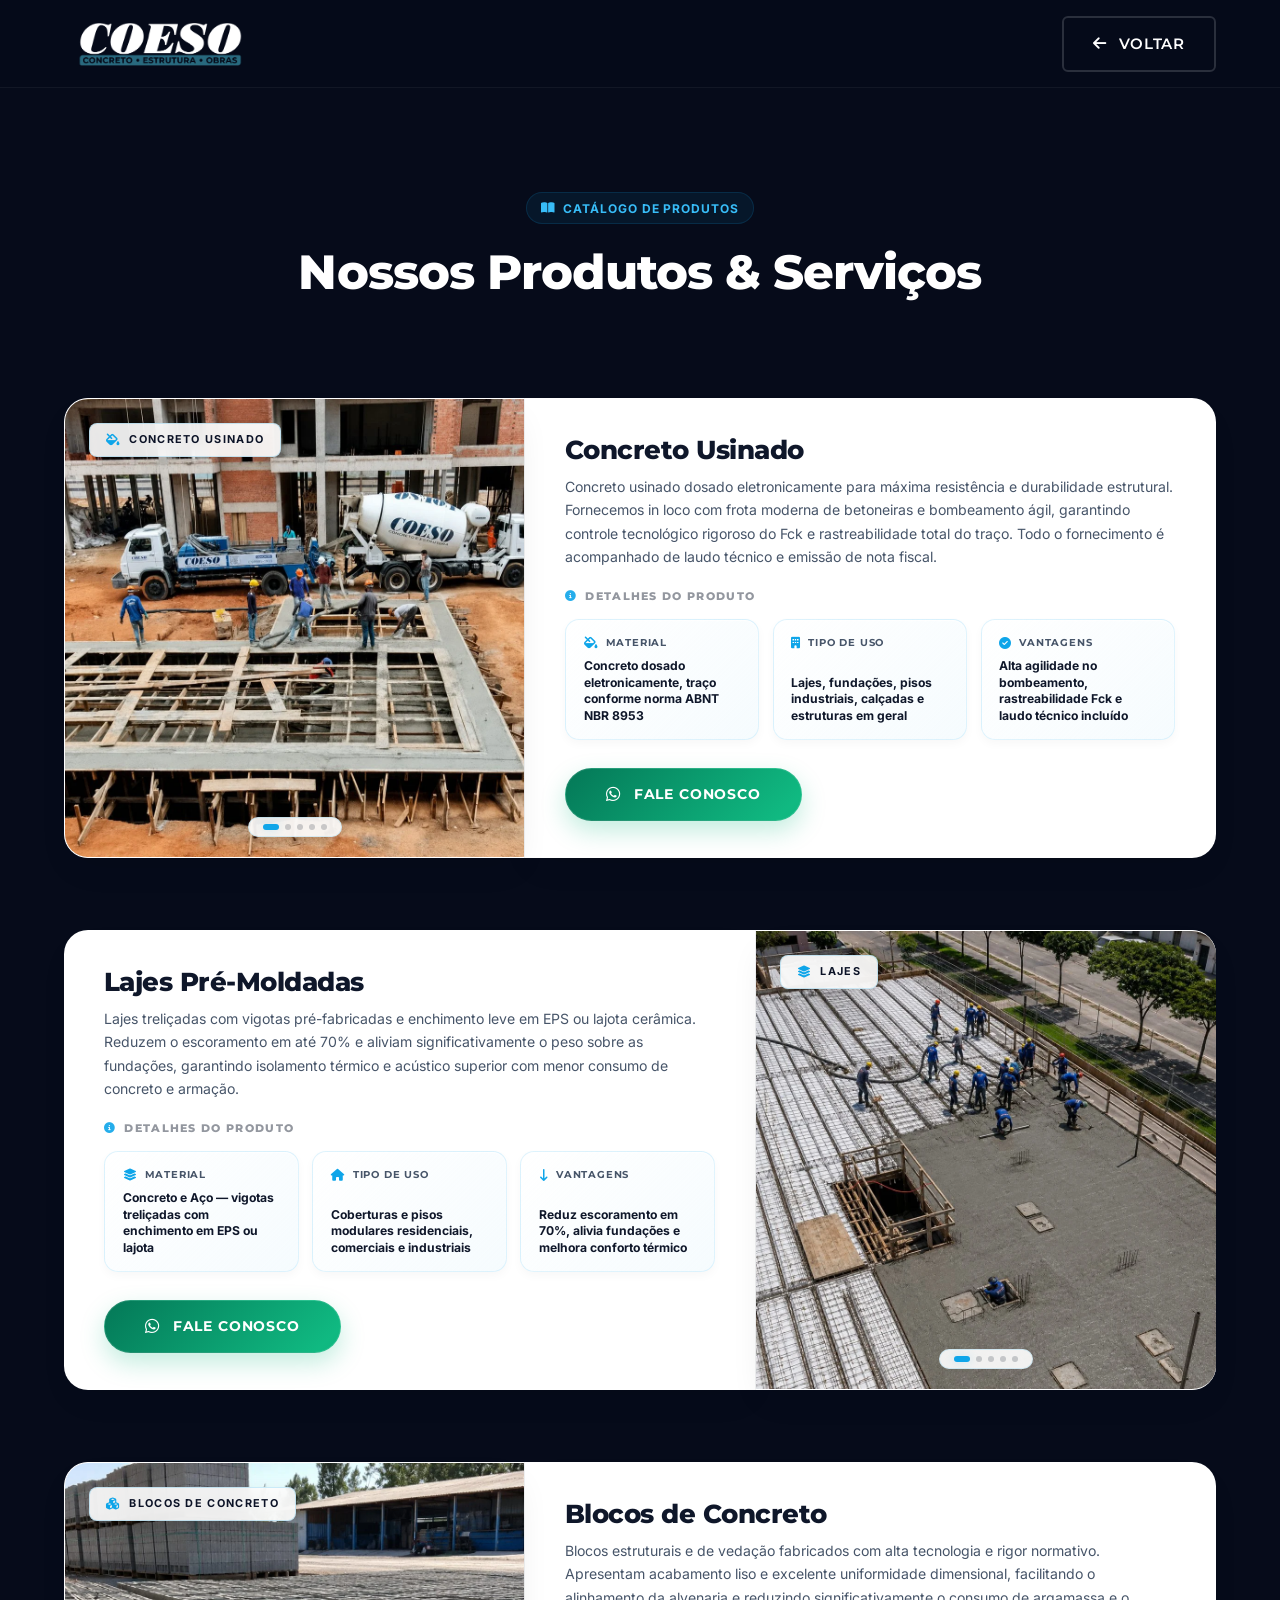
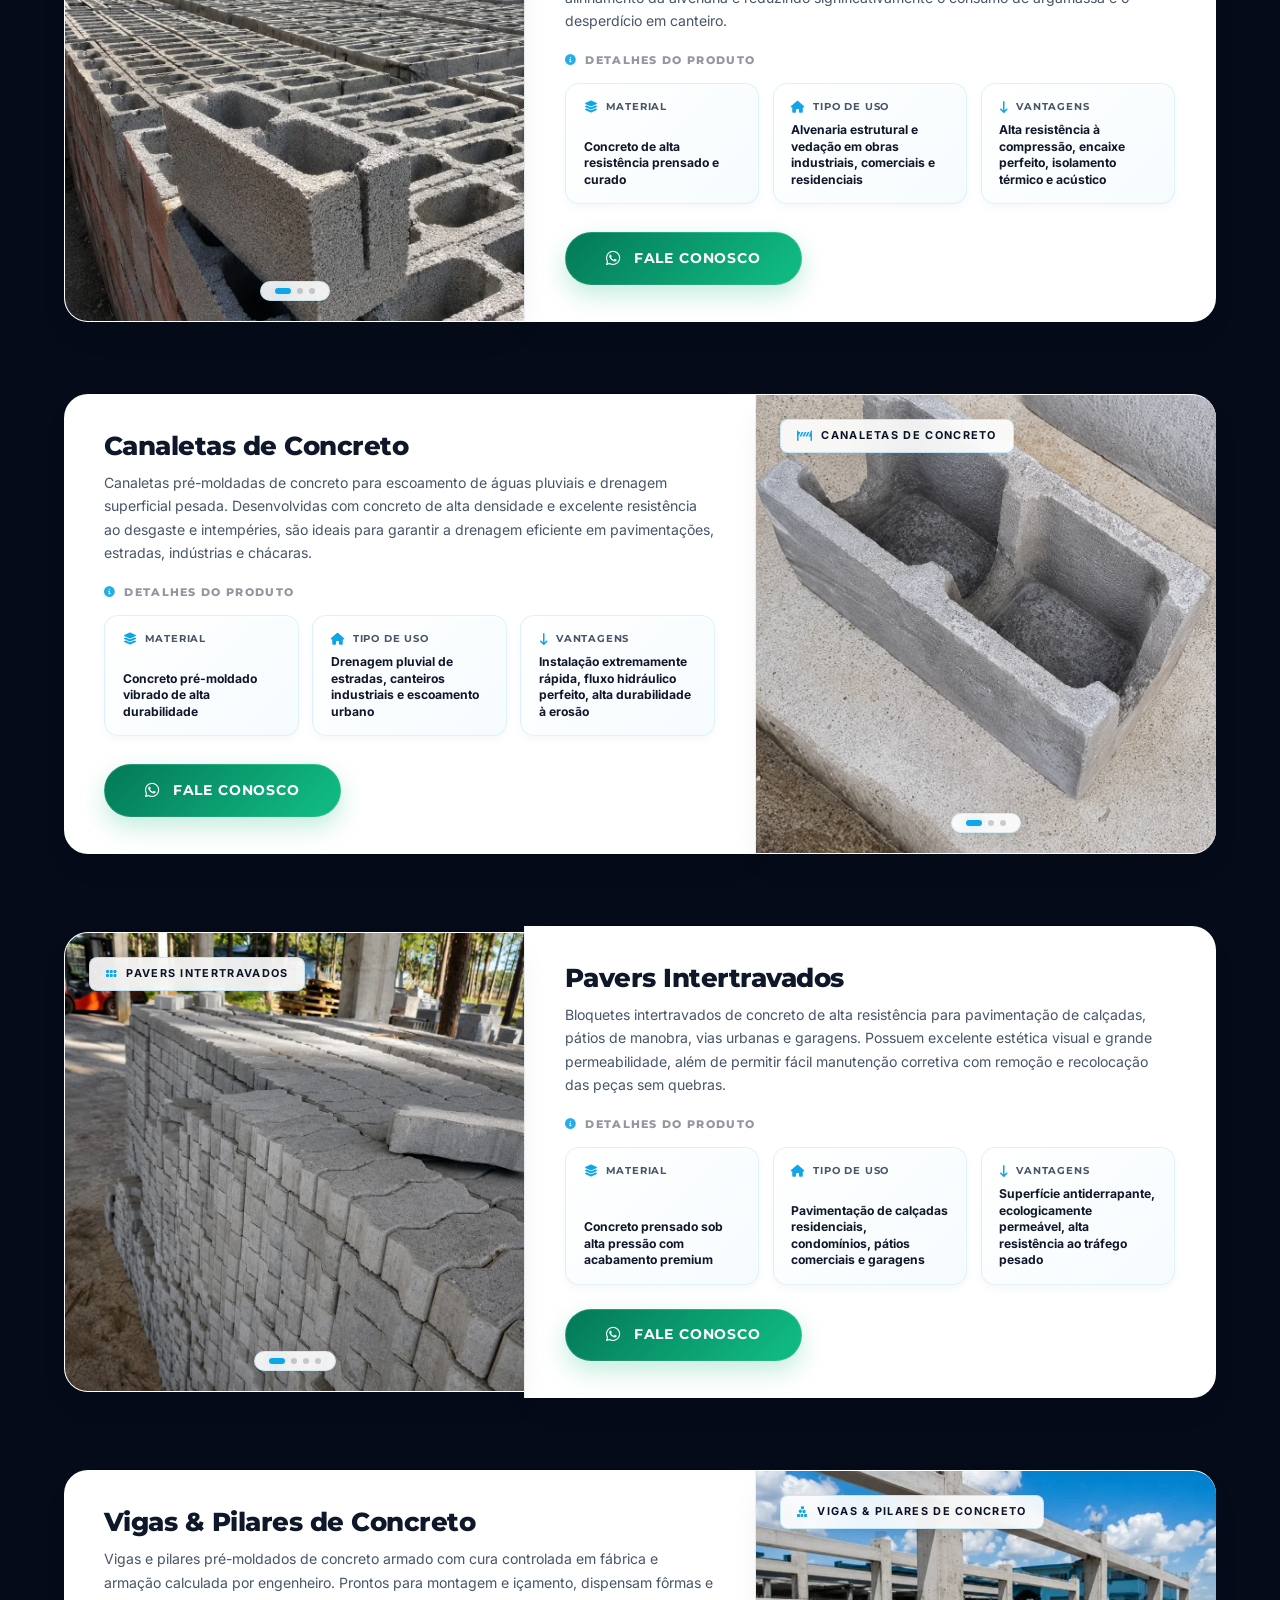
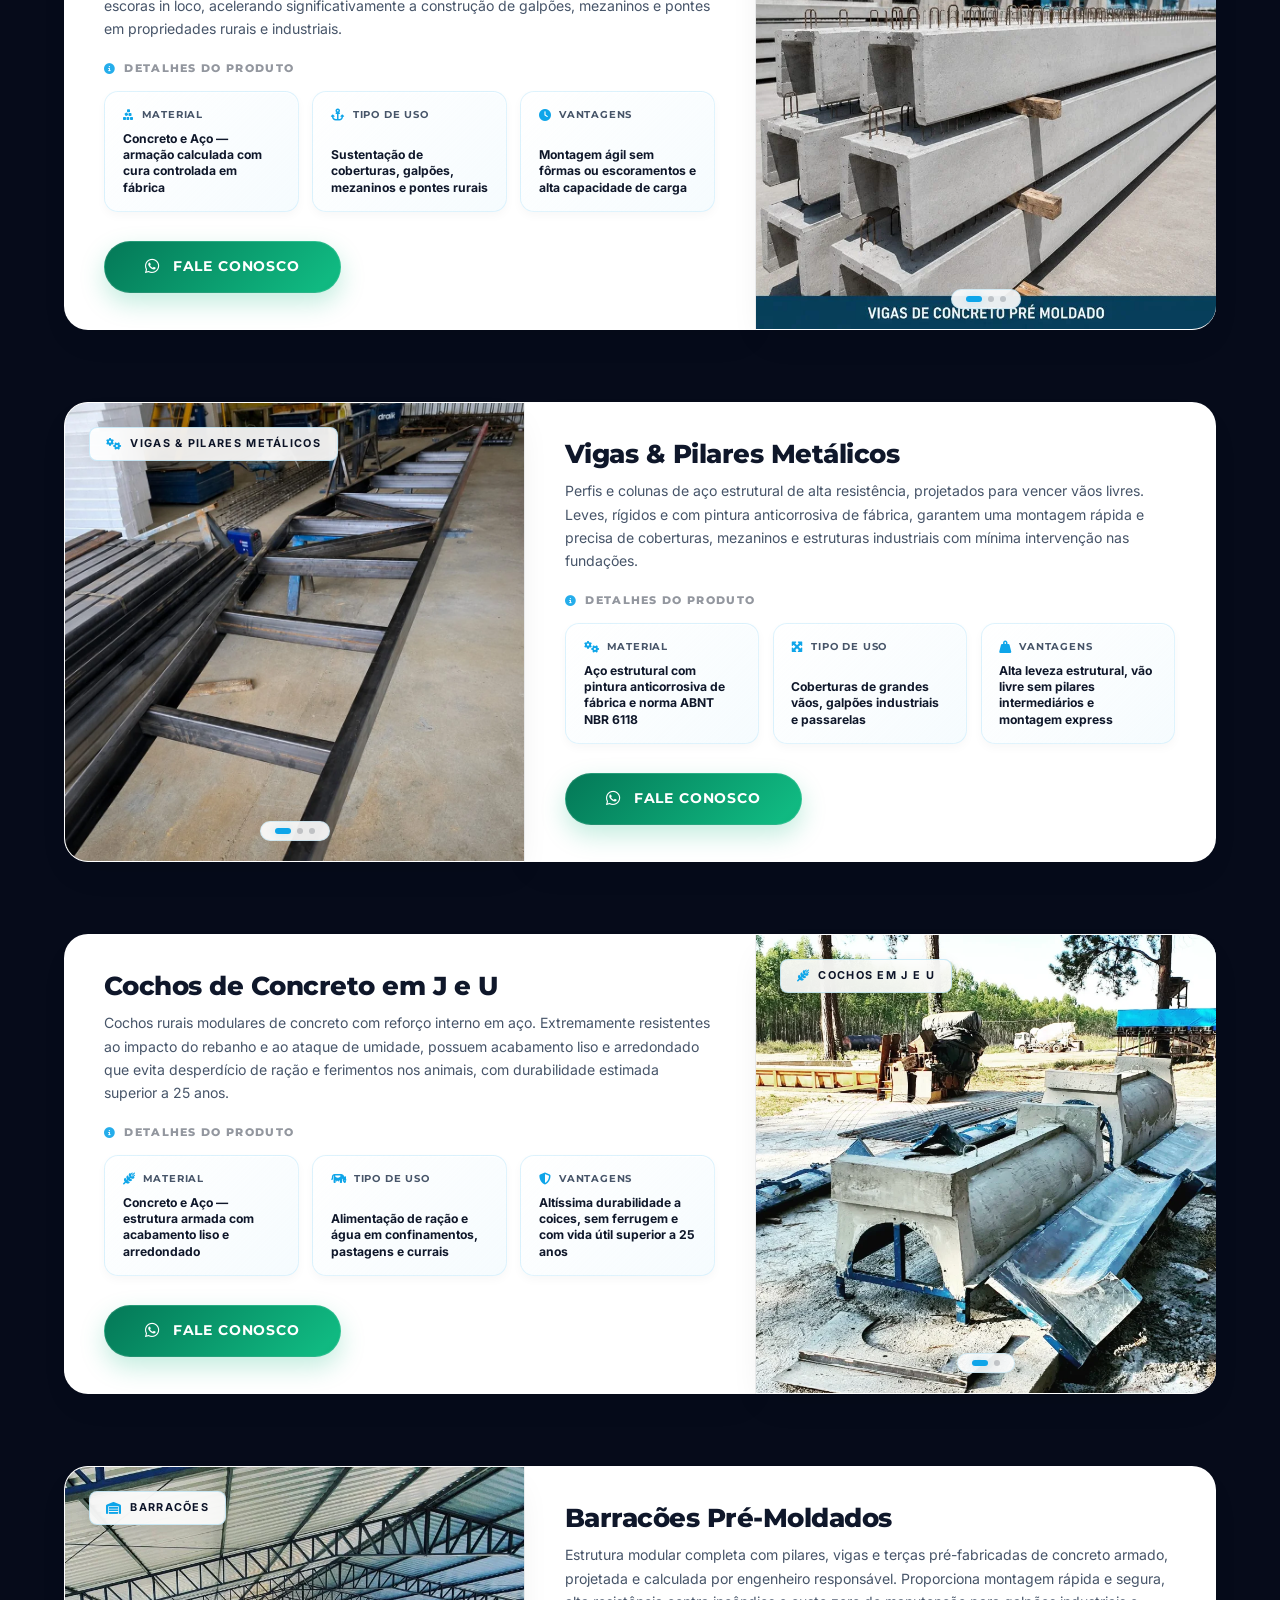
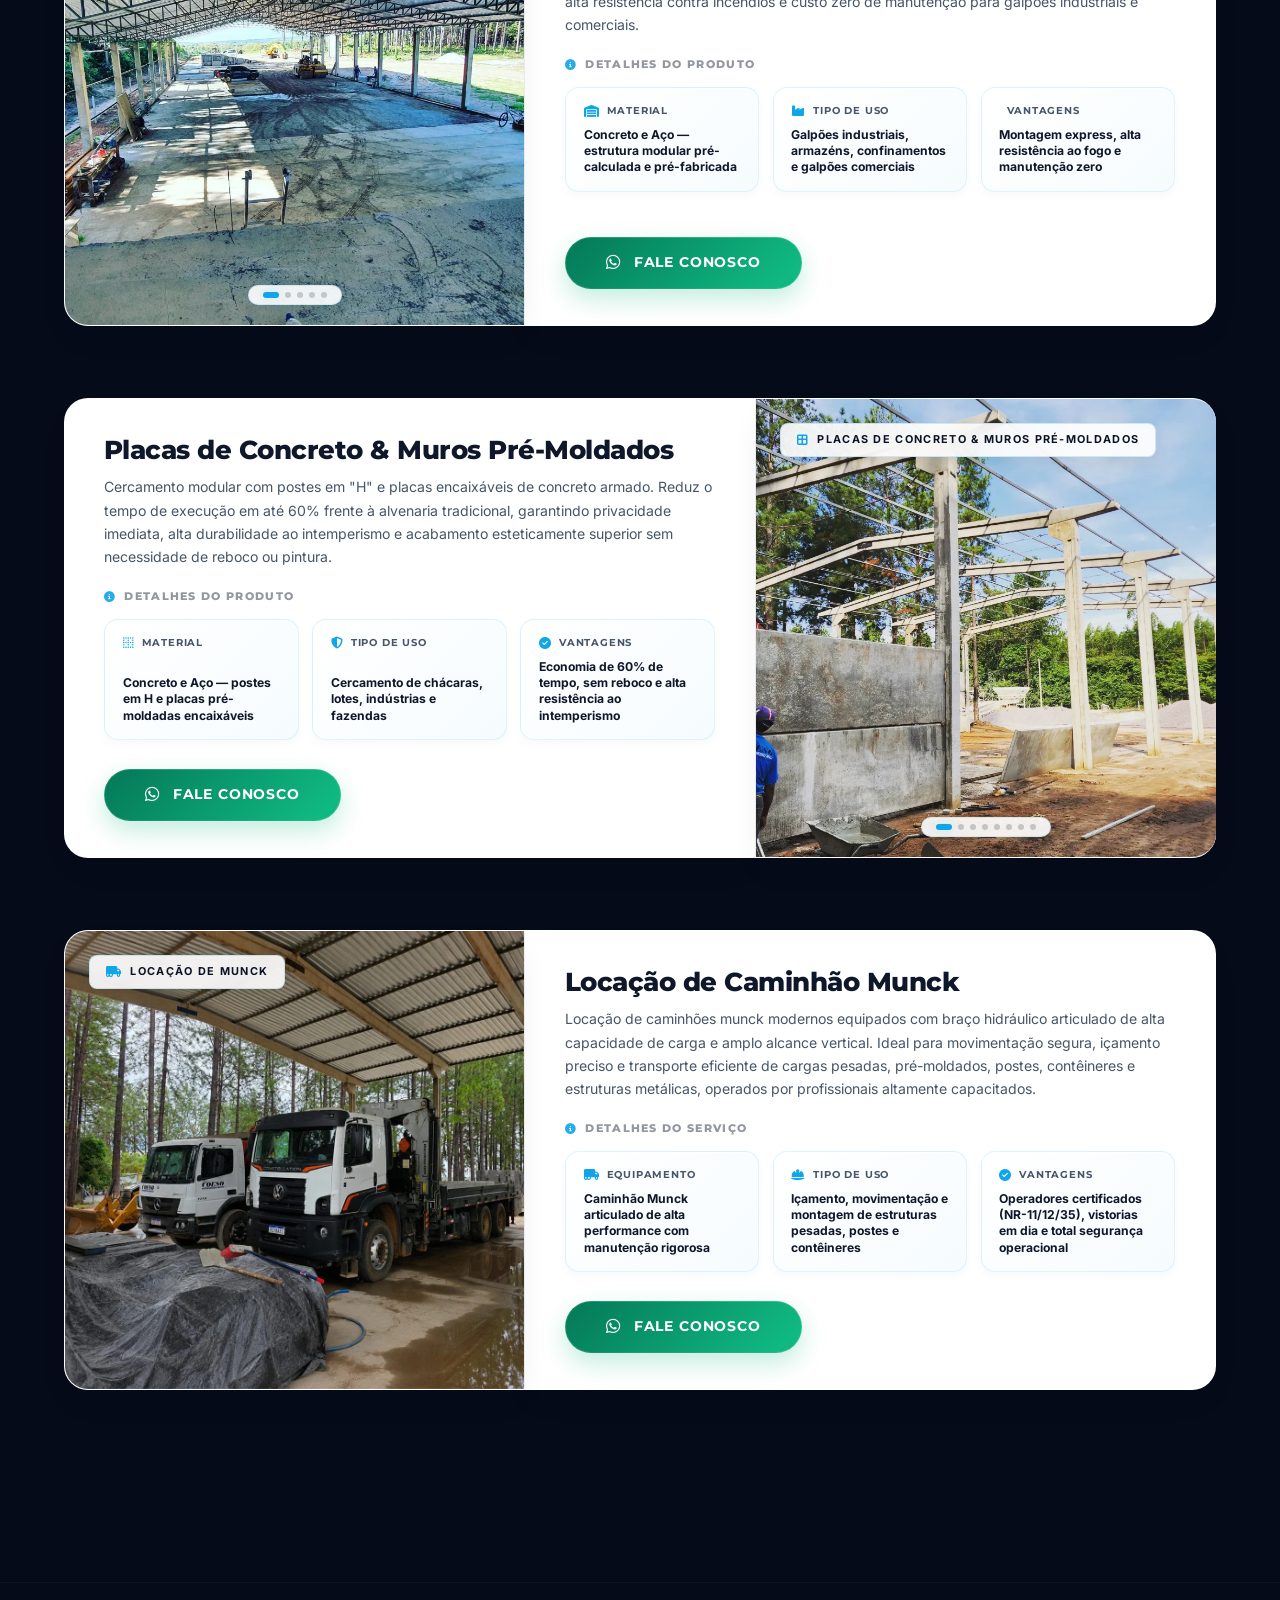
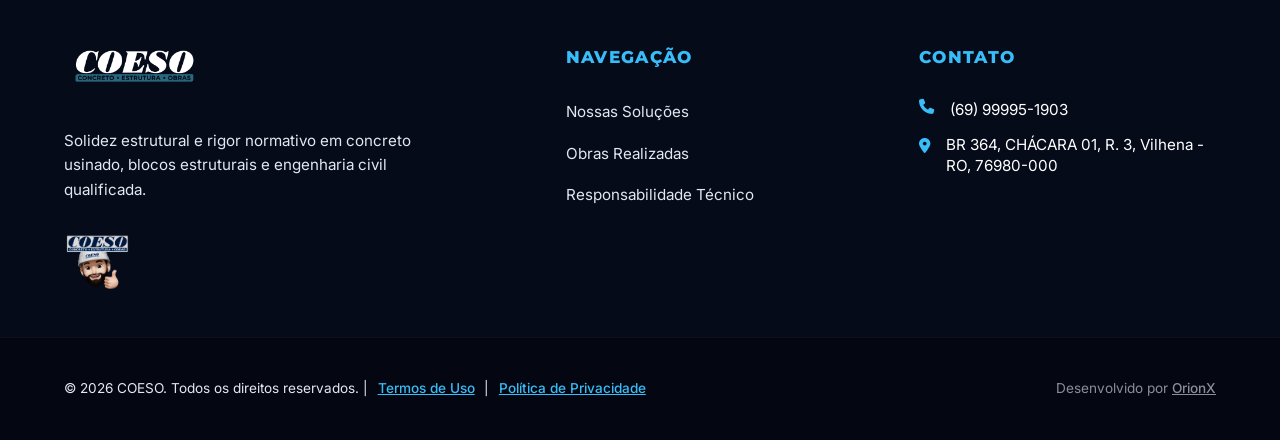
<file: catalogo.html>
<!DOCTYPE html>
<html lang="pt-BR">
<head>
    <!-- Google tag (gtag.js) -->
    <script async src="https://www.googletagmanager.com/gtag/js?id=G-XTFPNBNFXM"></script>
    <script>
      window.dataLayer = window.dataLayer || [];
      function gtag(){dataLayer.push(arguments);}
      gtag('js', new Date());

      gtag('config', 'G-XTFPNBNFXM');
    </script>

    <!-- Microsoft Clarity -->
    <script type="text/javascript">
        (function(c,l,a,r,i,t,y){
            c[a]=c[a]||function(){(c[a].q=c[a].q||[]).push(arguments)};
            t=l.createElement(r);t.async=1;t.src="https://www.clarity.ms/tag/"+i;
            y=l.getElementsByTagName(r)[0];y.parentNode.insertBefore(t,y);
        })(window, document, "clarity", "script", "wwrb8j61vb");
    </script>

    <meta charset="UTF-8">
    <meta name="viewport" content="width=device-width, initial-scale=1.0">
    <title>Catálogo Oficial | COESO Engenharia</title>
    
    <!-- Meta Tags SEO -->
    <meta name="description" content="Acesse o Catálogo Oficial de Engenharia & Soluções COESO. Especificações técnicas de concreto usinado, blocos, pré-moldados e portfólio.">
    <meta name="keywords" content="catalogo coeso, concreto usinado, pre-moldados, laudos concreto, engenharia civil, coeso engenharia">
    <meta name="author" content="COESO">
    
    <!-- Google Fonts -->
    <link rel="preconnect" href="https://fonts.googleapis.com">
    <link rel="preconnect" href="https://fonts.gstatic.com" crossorigin>
    <link href="https://fonts.googleapis.com/css2?family=Inter:wght@300;400;500;600;700&family=Montserrat:wght@400;500;600;700;800&family=Playfair+Display:ital,wght@1,600;1,700;1,800;1,900&display=swap" rel="stylesheet">
    
    <!-- FontAwesome para Ícones -->
    <link rel="stylesheet" href="https://cdnjs.cloudflare.com/ajax/libs/font-awesome/6.4.0/css/all.min.css">
    
    <!-- CSS Customizado -->
    <link rel="stylesheet" href="style.css">
</head>
<body class="catalogo-body-bg">

    <!-- Header / Navbar Simplificado -->
    <header class="header" style="position: absolute; top: 0; left: 0; width: 100%; z-index: 100; background-color: transparent; border-bottom: 1px solid rgba(255, 255, 255, 0.05);">
        <div class="container header-container">
            <a href="index.html" class="logo-link">
                <img src="imagens/logo/logo-white-letters.webp" alt="COESO - Concreto, Estrutura e Obras" class="logo-img">
                <span class="logo-slogan">"Qualidade que constrói confiança"</span>
            </a>
            
            <a href="index.html" class="btn btn-outline" style="border-color: rgba(255, 255, 255, 0.15); color: var(--white); font-weight: 600;">
                <i class="fa-solid fa-arrow-left"></i> Voltar
            </a>
        </div>
    </header>

    <main style="padding-top: 5.5rem;">
        <!-- Seção de Introdução do Catálogo -->
        <section class="catalogo-intro-section">
            <div class="container">
                <span class="catalogo-tag"><i class="fa-solid fa-book-open"></i> Catálogo de Produtos</span>
                <h1 class="catalogo-intro-title">Nossos Produtos & Serviços</h1>
            </div>
        </section>

        <!-- Seção do Catálogo de Produtos (Sem Abas - Grade Unificada) -->
        <section class="catalogo-products-section" style="padding-bottom: 6rem;">
            <div class="container">
                <div class="product-list">
                    
                    <!-- Produto 1: Concreto Usinado -->
                    <div class="product-row">
                        <div class="product-carousel-side" data-carousel>
                            <span class="product-badge"><i class="fa-solid fa-fill-drip"></i> Concreto Usinado</span>
                            <div class="carousel-track-wrapper">
                                <div class="carousel-track">
                                    <div class="carousel-slide">
                                        <img src="imagens/cat%C3%A1logo/concretagem/concreto01.webp" alt="Concreto Usinado - Imagem 1">
                                    </div>
                                    <div class="carousel-slide">
                                        <img src="imagens/cat%C3%A1logo/concretagem/concreto02.webp" alt="Concreto Usinado - Imagem 2">
                                    </div>
                                    <div class="carousel-slide">
                                        <img src="imagens/cat%C3%A1logo/concretagem/concreto03.webp" alt="Concreto Usinado - Imagem 3">
                                    </div>
                                    <div class="carousel-slide">
                                        <img src="imagens/cat%C3%A1logo/concretagem/concreto04.webp" alt="Concreto Usinado - Imagem 4">
                                    </div>
                                    <div class="carousel-slide">
                                        <img src="imagens/cat%C3%A1logo/concretagem/concreto05.webp" alt="Concreto Usinado - Imagem 5">
                                    </div>
                                </div>
                            </div>
                            <button class="carousel-btn prev" aria-label="Anterior"><i class="fa-solid fa-chevron-left"></i></button>
                            <button class="carousel-btn next" aria-label="Próximo"><i class="fa-solid fa-chevron-right"></i></button>
                            <div class="carousel-dots">
                                <span class="dot active"></span>
                                <span class="dot"></span>
                                <span class="dot"></span>
                                <span class="dot"></span>
                                <span class="dot"></span>
                            </div>
                        </div>
                        <div class="product-info-side">
                            <div>
                                <h3 class="product-name">Concreto Usinado</h3>
                                <p class="product-intro-desc">Concreto usinado dosado eletronicamente para máxima resistência e durabilidade estrutural. Fornecemos in loco com frota moderna de betoneiras e bombeamento ágil, garantindo controle tecnológico rigoroso do Fck e rastreabilidade total do traço. Todo o fornecimento é acompanhado de laudo técnico e emissão de nota fiscal.</p>
                                
                                <div class="product-spec-title">
                                    <i class="fa-solid fa-circle-info"></i> Detalhes do Produto
                                </div>
                                <div class="product-spec-list">
                                    <div class="product-spec-item">
                                        <span class="product-spec-label"><i class="fa-solid fa-fill-drip"></i> Material</span>
                                        <span class="product-spec-val">Concreto dosado eletronicamente, traço conforme norma ABNT NBR 8953</span>
                                    </div>
                                    <div class="product-spec-item">
                                        <span class="product-spec-label"><i class="fa-solid fa-building"></i> Tipo de Uso</span>
                                        <span class="product-spec-val">Lajes, fundações, pisos industriais, calçadas e estruturas em geral</span>
                                    </div>
                                    <div class="product-spec-item">
                                        <span class="product-spec-label"><i class="fa-solid fa-circle-check"></i> Vantagens</span>
                                        <span class="product-spec-val">Alta agilidade no bombeamento, rastreabilidade Fck e laudo técnico incluído</span>
                                    </div>
                                </div>
                            </div>
                            
                            <a href="https://api.whatsapp.com/send?phone=5569999951903&text=Ol%C3%A1!%20Gostaria%20de%20fazer%20um%20or%C3%A7amento%20para%20Concreto%20Usinado%20com%20a%20COESO." 
                               target="_blank" class="btn btn-whatsapp-seller">
                                <i class="fa-brands fa-whatsapp"></i> Fale conosco
                            </a>
                        </div>
                    </div>

                    <!-- Produto 2: Lajes Pré-Moldadas -->
                    <div class="product-row">
                        <div class="product-carousel-side" data-carousel>
                            <span class="product-badge"><i class="fa-solid fa-layer-group"></i> Lajes</span>
                            <div class="carousel-track-wrapper">
                                <div class="carousel-track">
                                    <div class="carousel-slide">
                                        <img src="imagens/cat%C3%A1logo/lage/laje01.webp" alt="Lajes Pré-Moldadas - Imagem 1">
                                    </div>
                                    <div class="carousel-slide">
                                        <img src="imagens/cat%C3%A1logo/lage/laje02.webp" alt="Lajes Pré-Moldadas - Imagem 2">
                                    </div>
                                    <div class="carousel-slide">
                                        <img src="imagens/cat%C3%A1logo/lage/laje03.webp" alt="Lajes Pré-Moldadas - Imagem 3">
                                    </div>
                                    <div class="carousel-slide">
                                        <img src="imagens/cat%C3%A1logo/lage/laje04.webp" alt="Lajes Pré-Moldadas - Imagem 4">
                                    </div>
                                    <div class="carousel-slide">
                                        <img src="imagens/cat%C3%A1logo/lage/laje05.webp" alt="Lajes Pré-Moldadas - Imagem 5">
                                    </div>
                                </div>
                            </div>
                            <button class="carousel-btn prev" aria-label="Anterior"><i class="fa-solid fa-chevron-left"></i></button>
                            <button class="carousel-btn next" aria-label="Próximo"><i class="fa-solid fa-chevron-right"></i></button>
                            <div class="carousel-dots">
                                <span class="dot active"></span>
                                <span class="dot"></span>
                                <span class="dot"></span>
                                <span class="dot"></span>
                                <span class="dot"></span>
                            </div>
                        </div>
                        <div class="product-info-side">
                            <div>
                                <h3 class="product-name">Lajes Pré-Moldadas</h3>
                                <p class="product-intro-desc">Lajes treliçadas com vigotas pré-fabricadas e enchimento leve em EPS ou lajota cerâmica. Reduzem o escoramento em até 70% e aliviam significativamente o peso sobre as fundações, garantindo isolamento térmico e acústico superior com menor consumo de concreto e armação.</p>
                                
                                <div class="product-spec-title">
                                    <i class="fa-solid fa-circle-info"></i> Detalhes do Produto
                                </div>
                                <div class="product-spec-list">
                                    <div class="product-spec-item">
                                        <span class="product-spec-label"><i class="fa-solid fa-layer-group"></i> Material</span>
                                        <span class="product-spec-val">Concreto e Aço — vigotas treliçadas com enchimento em EPS ou lajota</span>
                                    </div>
                                    <div class="product-spec-item">
                                        <span class="product-spec-label"><i class="fa-solid fa-house"></i> Tipo de Uso</span>
                                        <span class="product-spec-val">Coberturas e pisos modulares residenciais, comerciais e industriais</span>
                                    </div>
                                    <div class="product-spec-item">
                                        <span class="product-spec-label"><i class="fa-solid fa-arrow-down-long"></i> Vantagens</span>
                                        <span class="product-spec-val">Reduz escoramento em 70%, alivia fundações e melhora conforto térmico</span>
                                    </div>
                                </div>
                            </div>
                            
                            <a href="https://api.whatsapp.com/send?phone=5569999951903&text=Ol%C3%A1!%20Gostaria%20de%20fazer%20um%20or%C3%A7amento%20para%20Lajes%20Pr%C3%A9-Moldadas%20com%20a%20COESO." 
                               target="_blank" class="btn btn-whatsapp-seller">
                                <i class="fa-brands fa-whatsapp"></i> Fale conosco
                            </a>
                        </div>
                    </div>

                    <!-- Produto 3: Blocos de Concreto -->
                    <div class="product-row">
                        <div class="product-carousel-side" data-carousel>
                            <span class="product-badge"><i class="fa-solid fa-cubes"></i> Blocos de Concreto</span>
                            <div class="carousel-track-wrapper">
                                <div class="carousel-track">
                                    <div class="carousel-slide">
                                        <img src="imagens/cat%C3%A1logo/blocos/blocos01.webp" alt="Blocos de Concreto Estruturais - Imagem 1">
                                    </div>
                                    <div class="carousel-slide">
                                        <img src="imagens/cat%C3%A1logo/blocos/Captura de tela 2026-05-21 192510.webp" alt="Blocos de Concreto Estruturais - Imagem 2">
                                    </div>
                                    <div class="carousel-slide">
                                        <img src="imagens/cat%C3%A1logo/blocos/ChatGPT Image 21_05_2026, 19_05_33.webp" alt="Blocos de Concreto de Vedação - Imagem 3">
                                    </div>
                                </div>
                            </div>
                            <button class="carousel-btn prev" aria-label="Anterior"><i class="fa-solid fa-chevron-left"></i></button>
                            <button class="carousel-btn next" aria-label="Próximo"><i class="fa-solid fa-chevron-right"></i></button>
                            <div class="carousel-dots">
                                <span class="dot active"></span>
                                <span class="dot"></span>
                                <span class="dot"></span>
                            </div>
                        </div>
                        <div class="product-info-side">
                            <div>
                                <h3 class="product-name">Blocos de Concreto</h3>
                                <p class="product-intro-desc">Blocos estruturais e de vedação fabricados com alta tecnologia e rigor normativo. Apresentam acabamento liso e excelente uniformidade dimensional, facilitando o alinhamento da alvenaria e reduzindo significativamente o consumo de argamassa e o desperdício em canteiro.</p>
                                
                                <div class="product-spec-title">
                                    <i class="fa-solid fa-circle-info"></i> Detalhes do Produto
                                </div>
                                <div class="product-spec-list">
                                    <div class="product-spec-item">
                                        <span class="product-spec-label"><i class="fa-solid fa-layer-group"></i> Material</span>
                                        <span class="product-spec-val">Concreto de alta resistência prensado e curado</span>
                                    </div>
                                    <div class="product-spec-item">
                                        <span class="product-spec-label"><i class="fa-solid fa-house"></i> Tipo de Uso</span>
                                        <span class="product-spec-val">Alvenaria estrutural e vedação em obras industriais, comerciais e residenciais</span>
                                    </div>
                                    <div class="product-spec-item">
                                        <span class="product-spec-label"><i class="fa-solid fa-arrow-down-long"></i> Vantagens</span>
                                        <span class="product-spec-val">Alta resistência à compressão, encaixe perfeito, isolamento térmico e acústico</span>
                                    </div>
                                </div>
                            </div>
                            
                            <a href="https://api.whatsapp.com/send?phone=5569999951903&text=Ol%C3%A1!%20Gostaria%20de%20fazer%20um%20or%C3%A7amento%20para%20Blocos%20de%20Concreto%20com%20a%20COESO." 
                               target="_blank" class="btn btn-whatsapp-seller">
                                <i class="fa-brands fa-whatsapp"></i> Fale conosco
                            </a>
                        </div>
                    </div>

                    <!-- Produto 4: Canaletas de Concreto -->
                    <div class="product-row">
                        <div class="product-carousel-side" data-carousel>
                            <span class="product-badge"><i class="fa-solid fa-road-barrier"></i> Canaletas de Concreto</span>
                            <div class="carousel-track-wrapper">
                                <div class="carousel-track">
                                    <div class="carousel-slide">
                                        <img src="imagens/cat%C3%A1logo/canaleta/ChatGPT Image 21 de mai. de 2026, 19_11_36.webp" alt="Canaletas de Concreto - Imagem 1">
                                    </div>
                                    <div class="carousel-slide">
                                        <img src="imagens/cat%C3%A1logo/canaleta/ChatGPT Image 21 de mai. de 2026, 19_12_55.webp" alt="Canaletas de Concreto - Imagem 2">
                                    </div>
                                    <div class="carousel-slide">
                                        <img src="imagens/cat%C3%A1logo/canaleta/ChatGPT Image 21 de mai. de 2026, 19_28_12.webp" alt="Canaletas de Concreto - Imagem 3">
                                    </div>
                                </div>
                            </div>
                            <button class="carousel-btn prev" aria-label="Anterior"><i class="fa-solid fa-chevron-left"></i></button>
                            <button class="carousel-btn next" aria-label="Próximo"><i class="fa-solid fa-chevron-right"></i></button>
                            <div class="carousel-dots">
                                <span class="dot active"></span>
                                <span class="dot"></span>
                                <span class="dot"></span>
                            </div>
                        </div>
                        <div class="product-info-side">
                            <div>
                                <h3 class="product-name">Canaletas de Concreto</h3>
                                <p class="product-intro-desc">Canaletas pré-moldadas de concreto para escoamento de águas pluviais e drenagem superficial pesada. Desenvolvidas com concreto de alta densidade e excelente resistência ao desgaste e intempéries, são ideais para garantir a drenagem eficiente em pavimentações, estradas, indústrias e chácaras.</p>
                                
                                <div class="product-spec-title">
                                    <i class="fa-solid fa-circle-info"></i> Detalhes do Produto
                                </div>
                                <div class="product-spec-list">
                                    <div class="product-spec-item">
                                        <span class="product-spec-label"><i class="fa-solid fa-layer-group"></i> Material</span>
                                        <span class="product-spec-val">Concreto pré-moldado vibrado de alta durabilidade</span>
                                    </div>
                                    <div class="product-spec-item">
                                        <span class="product-spec-label"><i class="fa-solid fa-house"></i> Tipo de Uso</span>
                                        <span class="product-spec-val">Drenagem pluvial de estradas, canteiros industriais e escoamento urbano</span>
                                    </div>
                                    <div class="product-spec-item">
                                        <span class="product-spec-label"><i class="fa-solid fa-arrow-down-long"></i> Vantagens</span>
                                        <span class="product-spec-val">Instalação extremamente rápida, fluxo hidráulico perfeito, alta durabilidade à erosão</span>
                                    </div>
                                </div>
                            </div>
                            
                            <a href="https://api.whatsapp.com/send?phone=5569999951903&text=Ol%C3%A1!%20Gostaria%20de%20fazer%20um%20or%C3%A7amento%20para%20Canaletas%20de%20Concreto%20com%20a%20COESO." 
                               target="_blank" class="btn btn-whatsapp-seller">
                                <i class="fa-brands fa-whatsapp"></i> Fale conosco
                            </a>
                        </div>
                    </div>

                    <!-- Produto 5: Pavers Intertravados -->
                    <div class="product-row">
                        <div class="product-carousel-side" data-carousel>
                            <span class="product-badge"><i class="fa-solid fa-grip"></i> Pavers Intertravados</span>
                            <div class="carousel-track-wrapper">
                                <div class="carousel-track">
                                    <div class="carousel-slide">
                                        <img src="imagens/cat%C3%A1logo/pavers/pavers01.webp" alt="Pavers Intertravados de Concreto - Imagem 1">
                                    </div>
                                    <div class="carousel-slide">
                                        <img src="imagens/cat%C3%A1logo/pavers/Captura de tela 2026-05-21 192517.webp" alt="Pavers Intertravados - Imagem 2">
                                    </div>
                                    <div class="carousel-slide">
                                        <img src="imagens/cat%C3%A1logo/pavers/ChatGPT Image 21 de mai. de 2026, 19_11_41.webp" alt="Pavers Intertravados - Imagem 3">
                                    </div>
                                    <div class="carousel-slide">
                                        <img src="imagens/cat%C3%A1logo/pavers/ChatGPT Image 21 de mai. de 2026, 19_11_48.webp" alt="Pavers Intertravados - Imagem 4">
                                    </div>
                                </div>
                            </div>
                            <button class="carousel-btn prev" aria-label="Anterior"><i class="fa-solid fa-chevron-left"></i></button>
                            <button class="carousel-btn next" aria-label="Próximo"><i class="fa-solid fa-chevron-right"></i></button>
                            <div class="carousel-dots">
                                <span class="dot active"></span>
                                <span class="dot"></span>
                                <span class="dot"></span>
                                <span class="dot"></span>
                            </div>
                        </div>
                        <div class="product-info-side">
                            <div>
                                <h3 class="product-name">Pavers Intertravados</h3>
                                <p class="product-intro-desc">Bloquetes intertravados de concreto de alta resistência para pavimentação de calçadas, pátios de manobra, vias urbanas e garagens. Possuem excelente estética visual e grande permeabilidade, além de permitir fácil manutenção corretiva com remoção e recolocação das peças sem quebras.</p>
                                
                                <div class="product-spec-title">
                                    <i class="fa-solid fa-circle-info"></i> Detalhes do Produto
                                </div>
                                <div class="product-spec-list">
                                    <div class="product-spec-item">
                                        <span class="product-spec-label"><i class="fa-solid fa-layer-group"></i> Material</span>
                                        <span class="product-spec-val">Concreto prensado sob alta pressão com acabamento premium</span>
                                    </div>
                                    <div class="product-spec-item">
                                        <span class="product-spec-label"><i class="fa-solid fa-house"></i> Tipo de Uso</span>
                                        <span class="product-spec-val">Pavimentação de calçadas residenciais, condomínios, pátios comerciais e garagens</span>
                                    </div>
                                    <div class="product-spec-item">
                                        <span class="product-spec-label"><i class="fa-solid fa-arrow-down-long"></i> Vantagens</span>
                                        <span class="product-spec-val">Superfície antiderrapante, ecologicamente permeável, alta resistência ao tráfego pesado</span>
                                    </div>
                                </div>
                            </div>
                            
                            <a href="https://api.whatsapp.com/send?phone=5569999951903&text=Ol%C3%A1!%20Gostaria%20de%20fazer%20um%20or%C3%A7amento%20para%20Pavers%20Intertravados%20com%20a%20COESO." 
                               target="_blank" class="btn btn-whatsapp-seller">
                                <i class="fa-brands fa-whatsapp"></i> Fale conosco
                            </a>
                        </div>
                    </div>
                    <!-- Produto 6: Vigas & Pilares de Concreto -->
                    <div class="product-row">
                        <div class="product-carousel-side" data-carousel>
                            <span class="product-badge"><i class="fa-solid fa-cubes-stacked"></i> Vigas & Pilares de Concreto</span>
                            <div class="carousel-track-wrapper">
                                <div class="carousel-track">
                                    <div class="carousel-slide">
                                        <img src="imagens/cat%C3%A1logo/vigas_moldadas/viga01.webp" alt="Vigas & Pilares de Concreto - Imagem 1">
                                    </div>
                                    <div class="carousel-slide">
                                        <img src="imagens/cat%C3%A1logo/vigas_moldadas/viga02.webp" alt="Vigas & Pilares de Concreto - Imagem 2">
                                    </div>
                                    <div class="carousel-slide">
                                        <img src="imagens/cat%C3%A1logo/vigas_moldadas/viga03.webp" alt="Vigas & Pilares de Concreto - Imagem 3">
                                    </div>
                                </div>
                            </div>
                            <button class="carousel-btn prev" aria-label="Anterior"><i class="fa-solid fa-chevron-left"></i></button>
                            <button class="carousel-btn next" aria-label="Próximo"><i class="fa-solid fa-chevron-right"></i></button>
                            <div class="carousel-dots">
                                <span class="dot active"></span>
                                <span class="dot"></span>
                                <span class="dot"></span>
                            </div>
                        </div>
                        <div class="product-info-side">
                            <div>
                                <h3 class="product-name">Vigas & Pilares de Concreto</h3>
                                <p class="product-intro-desc">Vigas e pilares pré-moldados de concreto armado com cura controlada em fábrica e armação calculada por engenheiro. Prontos para montagem e içamento, dispensam fôrmas e escoras in loco, acelerando significativamente a construção de galpões, mezaninos e pontes em propriedades rurais e industriais.</p>
                                
                                <div class="product-spec-title">
                                    <i class="fa-solid fa-circle-info"></i> Detalhes do Produto
                                </div>
                                <div class="product-spec-list">
                                    <div class="product-spec-item">
                                        <span class="product-spec-label"><i class="fa-solid fa-cubes-stacked"></i> Material</span>
                                        <span class="product-spec-val">Concreto e Aço — armação calculada com cura controlada em fábrica</span>
                                    </div>
                                    <div class="product-spec-item">
                                        <span class="product-spec-label"><i class="fa-solid fa-anchor"></i> Tipo de Uso</span>
                                        <span class="product-spec-val">Sustentação de coberturas, galpões, mezaninos e pontes rurais</span>
                                    </div>
                                    <div class="product-spec-item">
                                        <span class="product-spec-label"><i class="fa-solid fa-clock"></i> Vantagens</span>
                                        <span class="product-spec-val">Montagem ágil sem fôrmas ou escoramentos e alta capacidade de carga</span>
                                    </div>
                                </div>
                            </div>
                            
                            <a href="https://api.whatsapp.com/send?phone=5569999951903&text=Ol%C3%A1!%20Gostaria%20de%20fazer%20um%20or%C3%A7amento%20para%20Vigas%20%26%20Pilares%20de%20Concreto%20com%20a%20COESO." 
                               target="_blank" class="btn btn-whatsapp-seller">
                                <i class="fa-brands fa-whatsapp"></i> Fale conosco
                            </a>
                        </div>
                    </div>

                    <!-- Produto 7: Vigas & Pilares Metálicos -->
                    <div class="product-row">
                        <div class="product-carousel-side" data-carousel>
                            <span class="product-badge"><i class="fa-solid fa-gears"></i> Vigas & Pilares Metálicos</span>
                            <div class="carousel-track-wrapper">
                                <div class="carousel-track">
                                    <div class="carousel-slide">
                                        <img src="imagens/cat%C3%A1logo/vigas_Metalicas/viga01.webp" alt="Vigas & Pilares Metálicos - Imagem 1">
                                    </div>
                                    <div class="carousel-slide">
                                        <img src="imagens/cat%C3%A1logo/vigas_Metalicas/viga02.webp" alt="Vigas & Pilares Metálicos - Imagem 2">
                                    </div>
                                    <div class="carousel-slide">
                                        <img src="imagens/cat%C3%A1logo/vigas_Metalicas/viga03.webp" alt="Vigas & Pilares Metálicos - Imagem 3">
                                    </div>
                                </div>
                            </div>
                            <button class="carousel-btn prev" aria-label="Anterior"><i class="fa-solid fa-chevron-left"></i></button>
                            <button class="carousel-btn next" aria-label="Próximo"><i class="fa-solid fa-chevron-right"></i></button>
                            <div class="carousel-dots">
                                <span class="dot active"></span>
                                <span class="dot"></span>
                                <span class="dot"></span>
                            </div>
                        </div>
                        <div class="product-info-side">
                            <div>
                                <h3 class="product-name">Vigas & Pilares Metálicos</h3>
                                <p class="product-intro-desc">Perfis e colunas de aço estrutural de alta resistência, projetados para vencer vãos livres. Leves, rígidos e com pintura anticorrosiva de fábrica, garantem uma montagem rápida e precisa de coberturas, mezaninos e estruturas industriais com mínima intervenção nas fundações.</p>
                                
                                <div class="product-spec-title">
                                    <i class="fa-solid fa-circle-info"></i> Detalhes do Produto
                                </div>
                                <div class="product-spec-list">
                                    <div class="product-spec-item">
                                        <span class="product-spec-label"><i class="fa-solid fa-gears"></i> Material</span>
                                        <span class="product-spec-val">Aço estrutural com pintura anticorrosiva de fábrica e norma ABNT NBR 6118</span>
                                    </div>
                                    <div class="product-spec-item">
                                        <span class="product-spec-label"><i class="fa-solid fa-maximize"></i> Tipo de Uso</span>
                                        <span class="product-spec-val">Coberturas de grandes vãos, galpões industriais e passarelas</span>
                                    </div>
                                    <div class="product-spec-item">
                                        <span class="product-spec-label"><i class="fa-solid fa-weight-hanging"></i> Vantagens</span>
                                        <span class="product-spec-val">Alta leveza estrutural, vão livre sem pilares intermediários e montagem express</span>
                                    </div>
                                </div>
                            </div>
                            
                            <a href="https://api.whatsapp.com/send?phone=5569999951903&text=Ol%C3%A1!%20Gostaria%20de%20fazer%20um%20or%C3%A7amento%20para%20Vigas%20%26%20Pilares%20Met%C3%A1licos%20com%20a%20COESO." 
                               target="_blank" class="btn btn-whatsapp-seller">
                                <i class="fa-brands fa-whatsapp"></i> Fale conosco
                            </a>
                        </div>
                    </div>

                    <!-- Produto 8: Cochos de Concreto em J e U -->
                    <div class="product-row">
                        <div class="product-carousel-side" data-carousel>
                            <span class="product-badge"><i class="fa-solid fa-wheat-awn"></i> Cochos em J e U</span>
                            <div class="carousel-track-wrapper">
                                <div class="carousel-track">
                                    <div class="carousel-slide">
                                        <img src="imagens/cat%C3%A1logo/cocho/Captura%20de%20tela%202026-05-21%20192445.webp" alt="Cochos de Concreto em J e U - Imagem 1">
                                    </div>
                                    <div class="carousel-slide">
                                        <img src="imagens/cat%C3%A1logo/cocho/Captura%20de%20tela%202026-05-21%20192457.webp" alt="Cochos de Concreto em J e U - Imagem 2">
                                    </div>
                                </div>
                            </div>
                            <button class="carousel-btn prev" aria-label="Anterior"><i class="fa-solid fa-chevron-left"></i></button>
                            <button class="carousel-btn next" aria-label="Próximo"><i class="fa-solid fa-chevron-right"></i></button>
                            <div class="carousel-dots">
                                <span class="dot active"></span>
                                <span class="dot"></span>
                            </div>
                        </div>
                        <div class="product-info-side">
                            <div>
                                <h3 class="product-name">Cochos de Concreto em J e U</h3>
                                <p class="product-intro-desc">Cochos rurais modulares de concreto com reforço interno em aço. Extremamente resistentes ao impacto do rebanho e ao ataque de umidade, possuem acabamento liso e arredondado que evita desperdício de ração e ferimentos nos animais, com durabilidade estimada superior a 25 anos.</p>
                                
                                <div class="product-spec-title">
                                    <i class="fa-solid fa-circle-info"></i> Detalhes do Produto
                                </div>
                                <div class="product-spec-list">
                                    <div class="product-spec-item">
                                        <span class="product-spec-label"><i class="fa-solid fa-wheat-awn"></i> Material</span>
                                        <span class="product-spec-val">Concreto e Aço — estrutura armada com acabamento liso e arredondado</span>
                                    </div>
                                    <div class="product-spec-item">
                                        <span class="product-spec-label"><i class="fa-solid fa-cow"></i> Tipo de Uso</span>
                                        <span class="product-spec-val">Alimentação de ração e água em confinamentos, pastagens e currais</span>
                                    </div>
                                    <div class="product-spec-item">
                                        <span class="product-spec-label"><i class="fa-solid fa-shield-halved"></i> Vantagens</span>
                                        <span class="product-spec-val">Altíssima durabilidade a coices, sem ferrugem e com vida útil superior a 25 anos</span>
                                    </div>
                                </div>
                            </div>
                            
                            <a href="https://api.whatsapp.com/send?phone=5569999951903&text=Ol%C3%A1!%20Gostaria%20de%20fazer%20um%20or%C3%A7amento%20para%20Cochos%20de%20Concreto%20em%20J%20e%20U%20com%20a%20COESO." 
                               target="_blank" class="btn btn-whatsapp-seller">
                                <i class="fa-brands fa-whatsapp"></i> Fale conosco
                            </a>
                        </div>
                    </div>

                    <!-- Produto 9: Barracões Pré-Moldados -->
                    <div class="product-row">
                        <div class="product-carousel-side" data-carousel>
                            <span class="product-badge"><i class="fa-solid fa-warehouse"></i> Barracões</span>
                            <div class="carousel-track-wrapper">
                                <div class="carousel-track">
                                    <div class="carousel-slide">
                                        <img src="imagens/cat%C3%A1logo/barracao/baracao01.webp" alt="Barracões Pré-Moldados - Imagem 1">
                                    </div>
                                    <div class="carousel-slide">
                                        <img src="imagens/cat%C3%A1logo/barracao/baracao02.webp" alt="Barracões Pré-Moldados - Imagem 2">
                                    </div>
                                    <div class="carousel-slide">
                                        <img src="imagens/cat%C3%A1logo/barracao/baracao03.webp" alt="Barracões Pré-Moldados - Imagem 3">
                                    </div>
                                    <div class="carousel-slide">
                                        <img src="imagens/cat%C3%A1logo/barracao/baracao04.webp" alt="Barracões Pré-Moldados - Imagem 4">
                                    </div>
                                    <div class="carousel-slide">
                                        <img src="imagens/cat%C3%A1logo/barracao/baracao05.webp" alt="Barracões Pré-Moldados - Imagem 5">
                                    </div>
                                </div>
                            </div>
                            <button class="carousel-btn prev" aria-label="Anterior"><i class="fa-solid fa-chevron-left"></i></button>
                            <button class="carousel-btn next" aria-label="Próximo"><i class="fa-solid fa-chevron-right"></i></button>
                            <div class="carousel-dots">
                                <span class="dot active"></span>
                                <span class="dot"></span>
                                <span class="dot"></span>
                                <span class="dot"></span>
                                <span class="dot"></span>
                            </div>
                        </div>
                        <div class="product-info-side">
                            <div>
                                <h3 class="product-name">Barracões Pré-Moldados</h3>
                                <p class="product-intro-desc">Estrutura modular completa com pilares, vigas e terças pré-fabricadas de concreto armado, projetada e calculada por engenheiro responsável. Proporciona montagem rápida e segura, alta resistência contra incêndios e custo zero de manutenção para galpões industriais e comerciais.</p>
                                
                                <div class="product-spec-title">
                                    <i class="fa-solid fa-circle-info"></i> Detalhes do Produto
                                </div>
                                <div class="product-spec-list">
                                    <div class="product-spec-item">
                                        <span class="product-spec-label"><i class="fa-solid fa-warehouse"></i> Material</span>
                                        <span class="product-spec-val">Concreto e Aço — estrutura modular pré-calculada e pré-fabricada</span>
                                    </div>
                                    <div class="product-spec-item">
                                        <span class="product-spec-label"><i class="fa-solid fa-industry"></i> Tipo de Uso</span>
                                        <span class="product-spec-val">Galpões industriais, armazéns, confinamentos e galpões comerciais</span>
                                    </div>
                                    <div class="product-spec-item">
                                        <span class="product-spec-label"><i class="fa-solid fa-fire-shield"></i> Vantagens</span>
                                        <span class="product-spec-val">Montagem express, alta resistência ao fogo e manutenção zero</span>
                                    </div>
                                </div>
                            </div>
                            
                            <a href="https://api.whatsapp.com/send?phone=5569999951903&text=Ol%C3%A1!%20Gostaria%20de%20fazer%20um%20or%C3%A7amento%20para%20Barrac%C3%B5es%20Pr%C3%A9-Moldados%20com%20a%20COESO." 
                               target="_blank" class="btn btn-whatsapp-seller">
                                <i class="fa-brands fa-whatsapp"></i> Fale conosco
                            </a>
                        </div>
                    </div>

                     <!-- Produto 10: Placas de Concreto & Muros Pré-Moldados -->
                    <div class="product-row">
                        <div class="product-carousel-side" data-carousel>
                            <span class="product-badge"><i class="fa-solid fa-border-all"></i> Placas de Concreto & Muros Pré-Moldados</span>
                            <div class="carousel-track-wrapper">
                                <div class="carousel-track">
                                    <div class="carousel-slide">
                                        <img src="imagens/cat%C3%A1logo/muro/Captura de tela 2026-05-21 192101.webp" alt="Muros Pré-Moldados de Concreto - Imagem 1">
                                    </div>
                                    <div class="carousel-slide">
                                        <img src="imagens/cat%C3%A1logo/Placas%20de%20Concreto/placa01.webp" alt="Placas de Concreto - Imagem 2">
                                    </div>
                                    <div class="carousel-slide">
                                        <img src="imagens/cat%C3%A1logo/muro/ChatGPT Image 21 de mai. de 2026, 19_28_18.webp" alt="Muros Pré-Moldados de Concreto - Imagem 3">
                                    </div>
                                    <div class="carousel-slide">
                                        <img src="imagens/cat%C3%A1logo/Placas%20de%20Concreto/placa02.webp" alt="Placas de Concreto - Imagem 4">
                                    </div>
                                    <div class="carousel-slide">
                                        <img src="imagens/cat%C3%A1logo/muro/ChatGPT Image 21 de mai. de 2026, 19_32_40.webp" alt="Muros Pré-Moldados de Concreto - Imagem 5">
                                    </div>
                                    <div class="carousel-slide">
                                        <img src="imagens/cat%C3%A1logo/Placas%20de%20Concreto/placa03.webp" alt="Placas de Concreto - Imagem 6">
                                    </div>
                                    <div class="carousel-slide">
                                        <img src="imagens/cat%C3%A1logo/muro/ChatGPT Image 21 de mai. de 2026, 19_35_55.webp" alt="Muros Pré-Moldados de Concreto - Imagem 7">
                                    </div>
                                    <div class="carousel-slide">
                                        <img src="imagens/cat%C3%A1logo/Placas%20de%20Concreto/placa04.webp" alt="Placas de Concreto - Imagem 8">
                                    </div>
                                </div>
                            </div>
                            <button class="carousel-btn prev" aria-label="Anterior"><i class="fa-solid fa-chevron-left"></i></button>
                            <button class="carousel-btn next" aria-label="Próximo"><i class="fa-solid fa-chevron-right"></i></button>
                            <div class="carousel-dots">
                                <span class="dot active"></span>
                                <span class="dot"></span>
                                <span class="dot"></span>
                                <span class="dot"></span>
                                <span class="dot"></span>
                                <span class="dot"></span>
                                <span class="dot"></span>
                                <span class="dot"></span>
                            </div>
                        </div>
                        <div class="product-info-side">
                            <div>
                                <h3 class="product-name">Placas de Concreto & Muros Pré-Moldados</h3>
                                <p class="product-intro-desc">Cercamento modular com postes em "H" e placas encaixáveis de concreto armado. Reduz o tempo de execução em até 60% frente à alvenaria tradicional, garantindo privacidade imediata, alta durabilidade ao intemperismo e acabamento esteticamente superior sem necessidade de reboco ou pintura.</p>
                                
                                <div class="product-spec-title">
                                    <i class="fa-solid fa-circle-info"></i> Detalhes do Produto
                                </div>
                                <div class="product-spec-list">
                                    <div class="product-spec-item">
                                        <span class="product-spec-label"><i class="fa-solid fa-border-none"></i> Material</span>
                                        <span class="product-spec-val">Concreto e Aço — postes em H e placas pré-moldadas encaixáveis</span>
                                    </div>
                                    <div class="product-spec-item">
                                        <span class="product-spec-label"><i class="fa-solid fa-shield-halved"></i> Tipo de Uso</span>
                                        <span class="product-spec-val">Cercamento de chácaras, lotes, indústrias e fazendas</span>
                                    </div>
                                    <div class="product-spec-item">
                                        <span class="product-spec-label"><i class="fa-solid fa-circle-check"></i> Vantagens</span>
                                        <span class="product-spec-val">Economia de 60% de tempo, sem reboco e alta resistência ao intemperismo</span>
                                    </div>
                                </div>
                            </div>
                            
                            <a href="https://api.whatsapp.com/send?phone=5569999951903&text=Ol%C3%A1!%20Gostaria%20de%20fazer%20um%20or%C3%A7amento%20para%20Placas%20de%20Concreto%20com%20a%20COESO." 
                               target="_blank" class="btn btn-whatsapp-seller">
                                <i class="fa-brands fa-whatsapp"></i> Fale conosco
                            </a>
                        </div>
                    </div>

                    <!-- Produto 11: Locação de Caminhão Munck -->
                    <div class="product-row">
                        <div class="product-carousel-side">
                            <span class="product-badge"><i class="fa-solid fa-truck-moving"></i> Locação de Munck</span>
                            <div class="carousel-track-wrapper">
                                <div class="carousel-track">
                                    <div class="carousel-slide">
                                        <img src="imagens/coeso/caminhoes.webp" alt="Locação de Caminhão Munck - COESO" width="1000" height="1000" decoding="async" loading="lazy">
                                    </div>
                                </div>
                            </div>
                        </div>
                        <div class="product-info-side">
                            <div>
                                <h3 class="product-name">Locação de Caminhão Munck</h3>
                                <p class="product-intro-desc">Locação de caminhões munck modernos equipados com braço hidráulico articulado de alta capacidade de carga e amplo alcance vertical. Ideal para movimentação segura, içamento preciso e transporte eficiente de cargas pesadas, pré-moldados, postes, contêineres e estruturas metálicas, operados por profissionais altamente capacitados.</p>
                                
                                <div class="product-spec-title">
                                    <i class="fa-solid fa-circle-info"></i> Detalhes do Serviço
                                </div>
                                <div class="product-spec-list">
                                    <div class="product-spec-item">
                                        <span class="product-spec-label"><i class="fa-solid fa-truck-moving"></i> Equipamento</span>
                                        <span class="product-spec-val">Caminhão Munck articulado de alta performance com manutenção rigorosa</span>
                                    </div>
                                    <div class="product-spec-item">
                                        <span class="product-spec-label"><i class="fa-solid fa-helmet-safety"></i> Tipo de Uso</span>
                                        <span class="product-spec-val">Içamento, movimentação e montagem de estruturas pesadas, postes e contêineres</span>
                                    </div>
                                    <div class="product-spec-item">
                                        <span class="product-spec-label"><i class="fa-solid fa-circle-check"></i> Vantagens</span>
                                        <span class="product-spec-val">Operadores certificados (NR-11/12/35), vistorias em dia e total segurança operacional</span>
                                    </div>
                                </div>
                            </div>
                            
                            <a href="https://api.whatsapp.com/send?phone=5569999951903&text=Ol%C3%A1!%20Gostaria%20de%20fazer%20um%20or%C3%A7amento%20para%20Loca%C3%A7%C3%A3o%20de%20Caminh%C3%A3o%20Munck%20com%20a%20COESO." 
                               target="_blank" class="btn btn-whatsapp-seller">
                                <i class="fa-brands fa-whatsapp"></i> Fale conosco
                            </a>
                        </div>
                    </div>

                </div>
            </div>
        </section>
    </main>

    <!-- Rodapé Simplificado -->
    <footer class="footer" style="padding-top: 4rem;">
        <div class="container footer-container" style="margin-bottom: 3rem; grid-template-columns: 1.5fr 1fr 1fr;">
            <!-- Coluna 1 -->
            <div class="footer-brand">
                <a href="index.html" class="logo-link">
                    <img src="imagens/logo/logo-white-letters.webp" alt="COESO" class="logo-img" style="height: 38px;">
                </a>
                <p style="margin-top: 1rem; max-width: 350px;">Solidez estrutural e rigor normativo em concreto usinado, blocos estruturais e engenharia civil qualificada.</p>
                <img src="imagens/logo/pedreiro.webp" alt="Mascote Pedreiro COESO" style="height: 55px; width: auto; margin-top: 1.25rem; display: block; opacity: 0.95;">
            </div>
            
            <!-- Coluna 2 -->
            <div class="footer-links">
                <h4>Navegação</h4>
                <ul>
                    <li><a href="index.html#solucoes">Nossas Soluções</a></li>
                    <li><a href="index.html#obras">Obras Realizadas</a></li>
                    <li><a href="index.html#autoridade">Responsabilidade Técnico</a></li>
                </ul>
            </div>
            
            <!-- Coluna 3 -->
            <div class="footer-contact">
                <h4>Contato</h4>
                <ul class="footer-contact-list">
                    <li><i class="fa-solid fa-phone" style="color: var(--blue-light-hover); margin-right: 0.25rem;"></i> (69) 99995-1903</li>
                    <li><i class="fa-solid fa-location-dot" style="color: var(--blue-light-hover); margin-right: 0.25rem; margin-top: 0.25rem;"></i> BR 364, CHÁCARA 01, R. 3, Vilhena - RO, 76980-000</li>
                </ul>
            </div>
        </div>

        <div class="footer-bottom">
            <div class="container bottom-container">
                <div class="copyright">
                    <p>&copy; 2026 COESO. Todos os direitos reservados. | <a href="termos.html" class="footer-legal-link">Termos de Uso</a> | <a href="privacidade.html" class="footer-legal-link">Política de Privacidade</a></p>
                </div>
                <div class="developer-credits">
                    Desenvolvido por <a href="https://www.instagram.com/orionx_br/" target="_blank" style="text-decoration: underline;">OrionX</a>
                </div>
            </div>
        </div>
    </footer>

    <!-- JavaScript Customizado -->
    <script src="script.js"></script>
</body>
</html>
</file>
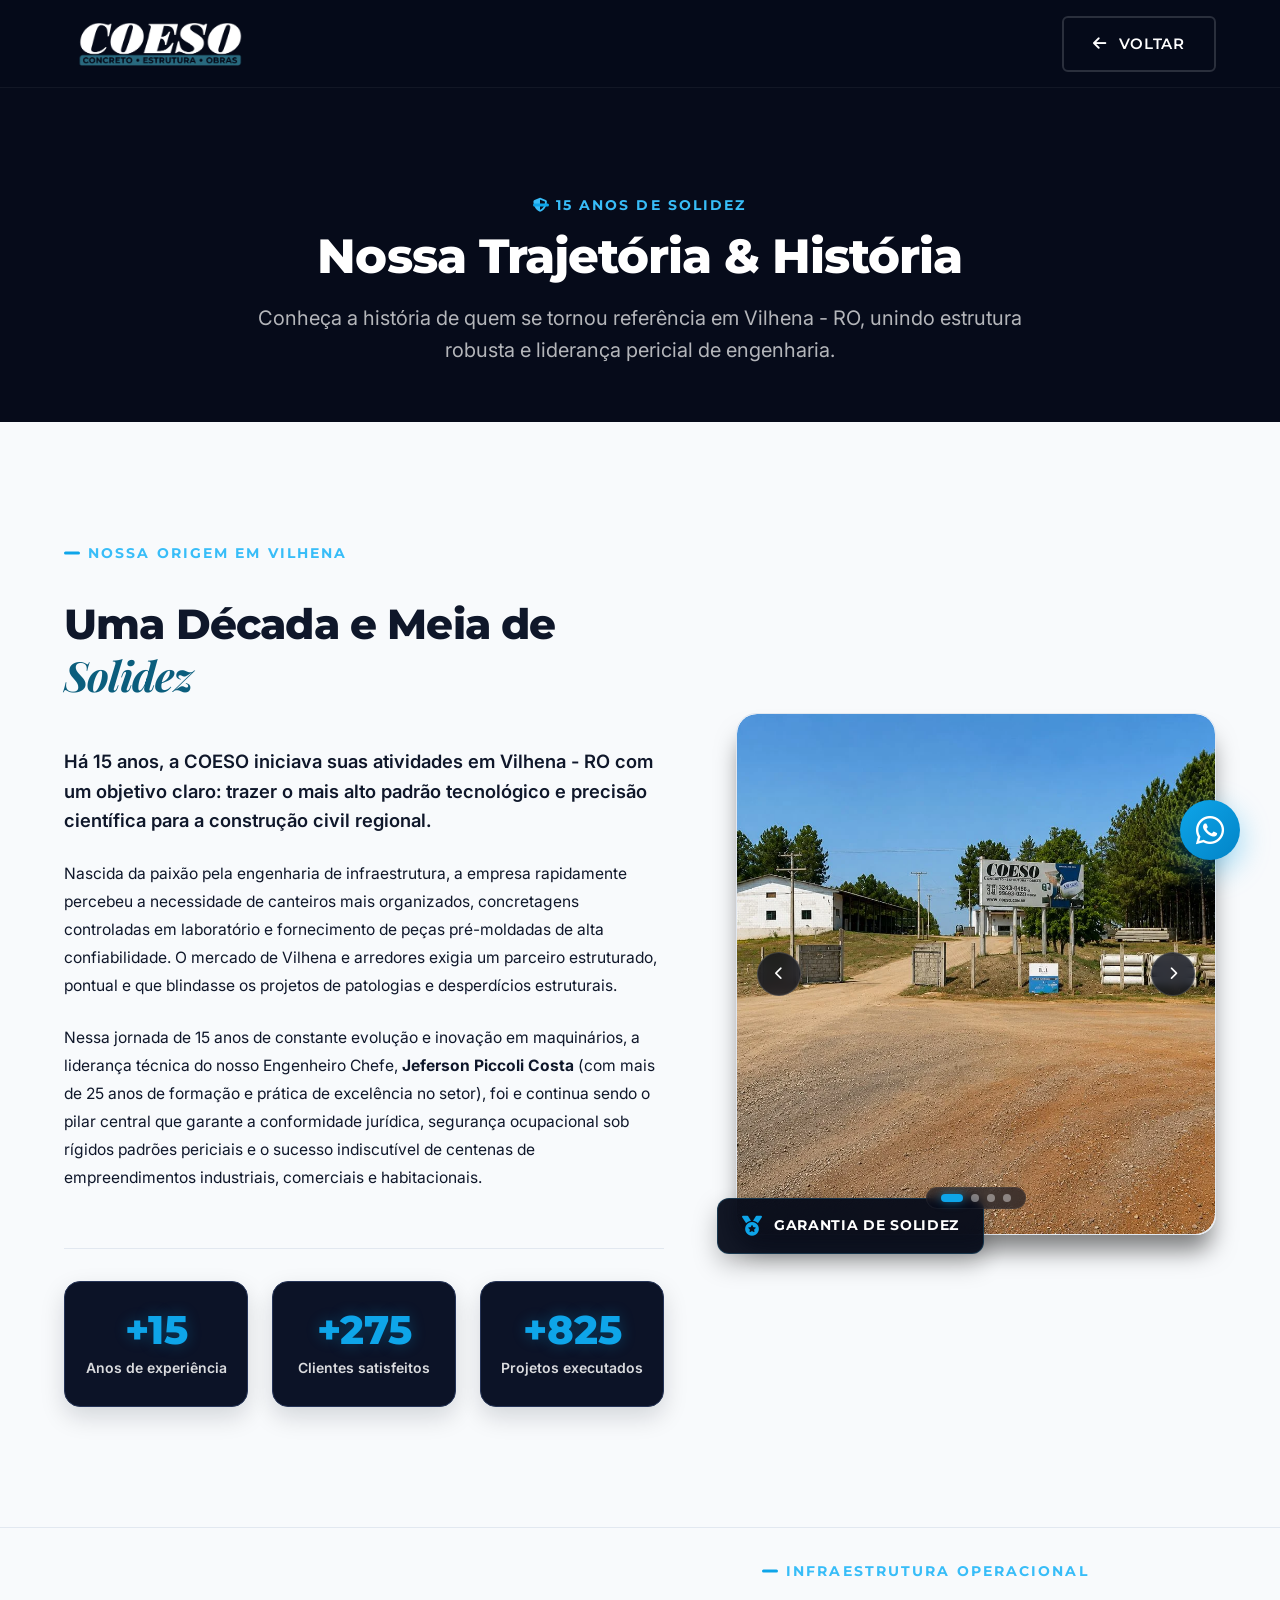
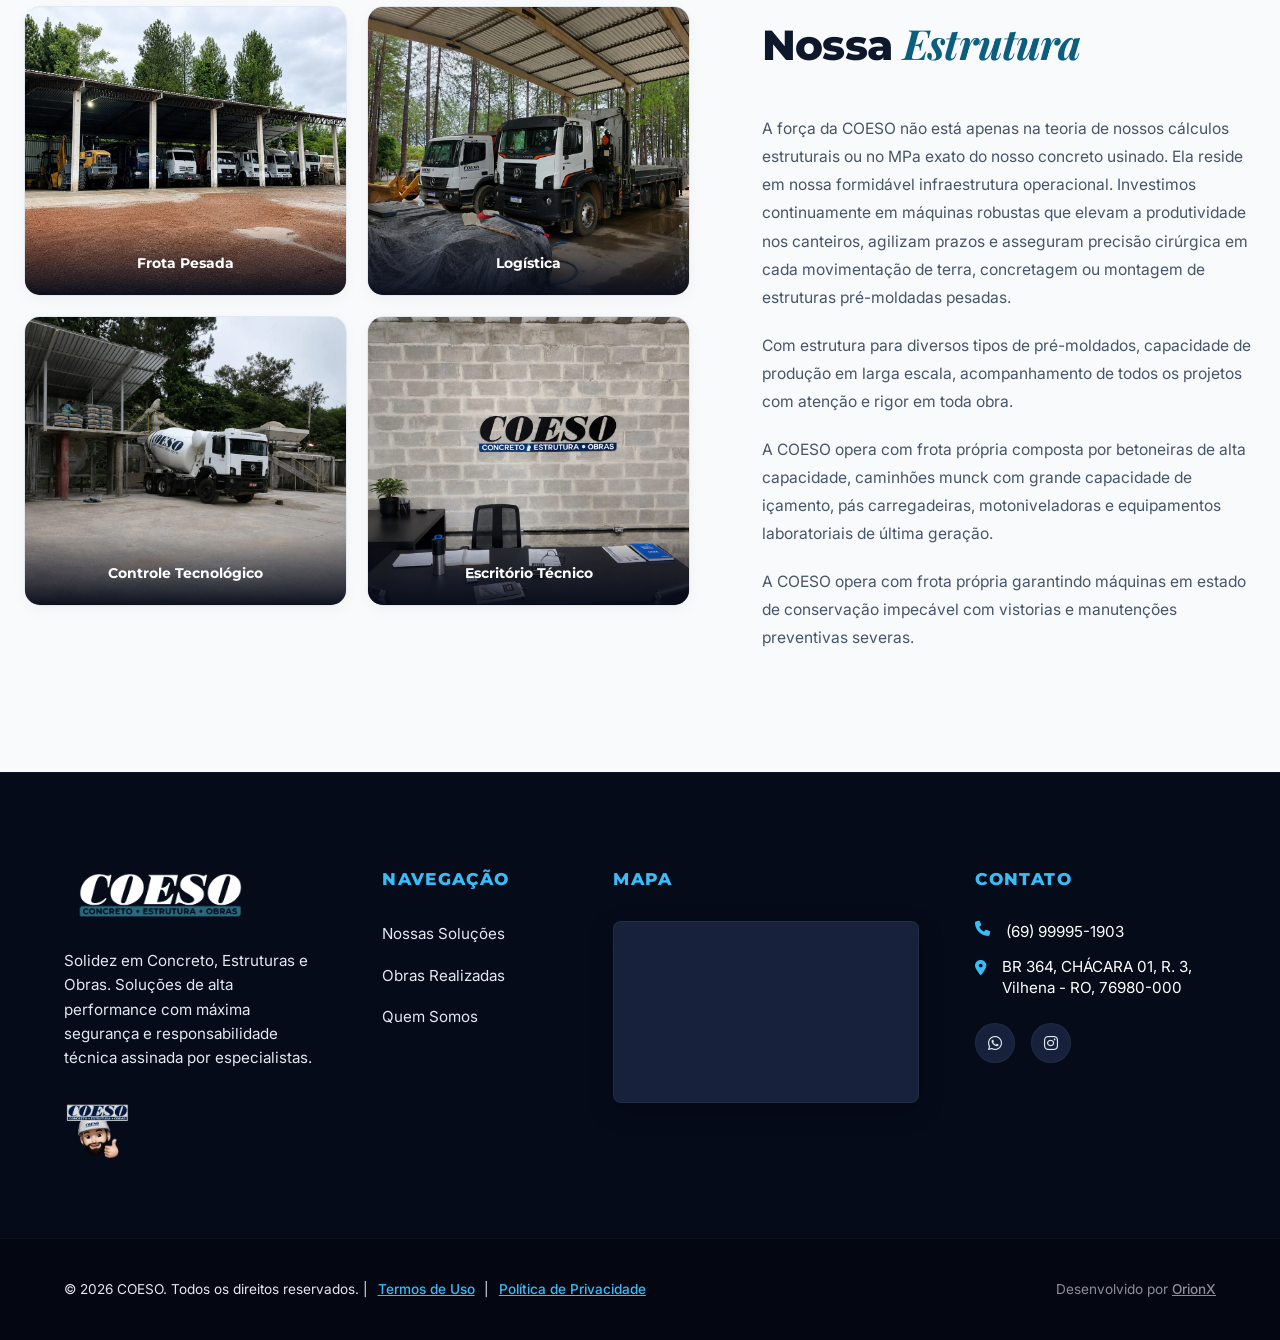
<file: historia.html>
<!DOCTYPE html>
<html lang="pt-BR">
<head>
    <!-- Google tag (gtag.js) -->
    <script async src="https://www.googletagmanager.com/gtag/js?id=G-XTFPNBNFXM"></script>
    <script>
      window.dataLayer = window.dataLayer || [];
      function gtag(){dataLayer.push(arguments);}
      gtag('js', new Date());

      gtag('config', 'G-XTFPNBNFXM');
    </script>

    <!-- Microsoft Clarity -->
    <script type="text/javascript">
        (function(c,l,a,r,i,t,y){
            c[a]=c[a]||function(){(c[a].q=c[a].q||[]).push(arguments)};
            t=l.createElement(r);t.async=1;t.src="https://www.clarity.ms/tag/"+i;
            y=l.getElementsByTagName(r)[0];y.parentNode.insertBefore(t,y);
        })(window, document, "clarity", "script", "wwrb8j61vb");
    </script>

    <meta charset="UTF-8">
    <meta name="viewport" content="width=device-width, initial-scale=1.0">
    <title>Nossa História | COESO Engenharia</title>
    
    <!-- Meta Tags SEO -->
    <meta name="description" content="Conheça a trajetória de 15 anos da COESO Engenharia em Vilhena - RO. Estrutura robusta, frota revisada de alta performance e liderança técnica do Engenheiro Jeferson com 25 anos de formação.">
    <meta name="keywords" content="historia coeso, coeso engenharia, jeferson piccoli costa, engenheiro civil vilhena, frota pesada, concreto usinado vilhena">
    <meta name="author" content="COESO">
    
    <!-- Google Fonts -->
    <link rel="preconnect" href="https://fonts.googleapis.com">
    <link rel="preconnect" href="https://fonts.gstatic.com" crossorigin>
    <link href="https://fonts.googleapis.com/css2?family=Inter:wght@300;400;500;600;700&family=Montserrat:wght@400;500;600;700;800&family=Playfair+Display:ital,wght@1,600;1,700;1,800;1,900&display=swap" rel="stylesheet">
    
    <!-- FontAwesome para Ícones -->
    <link rel="stylesheet" href="https://cdnjs.cloudflare.com/ajax/libs/font-awesome/6.4.0/css/all.min.css">
    
    <!-- CSS Customizado -->
    <link rel="stylesheet" href="style.css">
</head>
<body class="catalogo-body-bg">

    <!-- Header / Navbar Simplificado -->
    <header class="header" style="position: absolute; top: 0; left: 0; width: 100%; z-index: 100; background-color: transparent; border-bottom: 1px solid rgba(255, 255, 255, 0.05);">
        <div class="container header-container">
            <a href="index.html" class="logo-link">
                <img src="imagens/logo/logo-white-letters.webp" alt="COESO - Concreto, Estrutura e Obras" class="logo-img">
                <span class="logo-slogan">"Qualidade que constrói confiança"</span>
            </a>
            
            <a href="index.html" class="btn btn-outline" style="border-color: rgba(255, 255, 255, 0.15); color: var(--white); font-weight: 600;">
                <i class="fa-solid fa-arrow-left"></i> Voltar
            </a>
        </div>
    </header>

    <main style="padding-top: 5.5rem;">
        <!-- Seção de Introdução -->
        <section class="catalogo-intro-section">
            <div class="container">
                <span class="subtitle" style="padding-left: 0; color: var(--blue-light-hover);"><i class="fa-solid fa-shield-halved"></i> 15 Anos de Solidez</span>
                <h1 class="catalogo-intro-title">Nossa Trajetória & História</h1>
                <p class="catalogo-intro-lead" style="color: rgba(255,255,255,0.7);">Conheça a história de quem se tornou referência em Vilhena - RO, unindo estrutura robusta e liderança pericial de engenharia.</p>
            </div>
        </section>

        <!-- Seção: Storytelling (Fundo Branco) -->
        <section class="historia-storytelling section-padding light-bg">
            <div class="container">
                <div class="historia-grid">
                    <!-- Conteúdo Storytelling à esquerda -->
                    <div class="historia-content scroll-reveal">
                        <span class="subtitle">Nossa Origem em Vilhena</span>
                        <h2 class="section-title text-dark">Uma Década e Meia de <span class="text-serif-italic">Solidez</span></h2>
                        <p class="lead-text text-dark">Há 15 anos, a COESO iniciava suas atividades em Vilhena - RO com um objetivo claro: trazer o mais alto padrão tecnológico e precisão científica para a construção civil regional.</p>
                        <p class="body-text text-muted">Nascida da paixão pela engenharia de infraestrutura, a empresa rapidamente percebeu a necessidade de canteiros mais organizados, concretagens controladas em laboratório e fornecimento de peças pré-moldadas de alta confiabilidade. O mercado de Vilhena e arredores exigia um parceiro estruturado, pontual e que blindasse os projetos de patologias e desperdícios estruturais.</p>
                        <p class="body-text text-muted">Nessa jornada de 15 anos de constante evolução e inovação em maquinários, a liderança técnica do nosso Engenheiro Chefe, <strong>Jeferson Piccoli Costa</strong> (com mais de 25 anos de formação e prática de excelência no setor), foi e continua sendo o pilar central que garante a conformidade jurídica, segurança ocupacional sob rígidos padrões periciais e o sucesso indiscutível de centenas de empreendimentos industriais, comerciais e habitacionais.</p>
                        
                        <div class="historia-stats-grid">
                            <div class="stat-card">
                                <h3>+15</h3>
                                <p>Anos de experiência</p>
                            </div>
                            <div class="stat-card">
                                <h3>+275</h3>
                                <p>Clientes satisfeitos</p>
                            </div>
                            <div class="stat-card">
                                <h3>+825</h3>
                                <p>Projetos executados</p>
                            </div>
                        </div>
                    </div>

                    <!-- Imagem à direita -->
                    <div class="historia-visual scroll-reveal" style="transition-delay: 0.15s;">
                        <div class="historia-img-wrapper">
                            <div class="historia-slider">
                                <div class="slide active">
                                    <img src="imagens/coeso/fretecoeso.webp" alt="Logística e Transporte - COESO" class="historia-img">
                                </div>
                                <div class="slide">
                                    <img src="imagens/coeso/escritorioexterno.webp" alt="Escritório Técnico Fachada - COESO" class="historia-img">
                                </div>
                                <div class="slide">
                                    <img src="imagens/coeso/escritorio.webp" alt="Escritório Técnico Interno - COESO" class="historia-img">
                                </div>
                                <div class="slide">
                                    <img src="imagens/coeso/coeso01.webp" alt="Instalações e Produção - COESO" class="historia-img">
                                </div>
                            </div>
                            
                            <!-- Controles do Slider -->
                            <div class="slider-controls">
                                <button class="slider-btn prev-btn" aria-label="Slide anterior"><i class="fa-solid fa-chevron-left"></i></button>
                                <button class="slider-btn next-btn" aria-label="Próximo slide"><i class="fa-solid fa-chevron-right"></i></button>
                            </div>
                            
                            <!-- Indicadores do Slider -->
                            <div class="slider-dots">
                                <span class="dot active" data-index="0"></span>
                                <span class="dot" data-index="1"></span>
                                <span class="dot" data-index="2"></span>
                                <span class="dot" data-index="3"></span>
                            </div>

                            <div class="historia-badge">
                                <i class="fa-solid fa-medal"></i>
                                <span>Garantia de Solidez</span>
                            </div>
                        </div>
                    </div>
                </div>
            </div>
        </section>

        <!-- Seção: Estrutura & Frota (Fundo Branco) -->
        <section class="historia-estrutura section-padding light-bg">
            <div class="container">
                <div class="estrutura-split-grid">
                    <!-- Esquerda: Imagens/Galeria -->
                    <div class="estrutura-left-visual scroll-reveal">
                        <div class="estrutura-galeria-2x2">
                            <div class="galeria-item">
                                <img src="imagens/coeso/maquinas.webp" alt="Maquinário Pesado da COESO">
                                <div class="galeria-overlay">
                                    <span>Frota Pesada</span>
                                </div>
                            </div>
                            <div class="galeria-item">
                                <img src="imagens/coeso/caminhoes.webp" alt="Caminhões e Frota da COESO">
                                <div class="galeria-overlay">
                                    <span>Logística</span>
                                </div>
                            </div>
                            <div class="galeria-item">
                                <img src="imagens/coeso/cimento.webp" alt="Insumos e Controle de Qualidade">
                                <div class="galeria-overlay">
                                    <span>Controle Tecnológico</span>
                                </div>
                            </div>
                            <div class="galeria-item">
                                <img src="imagens/coeso/escritorio.webp" alt="Sede e Escritório da COESO">
                                <div class="galeria-overlay">
                                    <span>Escritório Técnico</span>
                                </div>
                            </div>
                        </div>
                    </div>

                    <!-- Direita: Texto -->
                    <div class="estrutura-right-content scroll-reveal" style="transition-delay: 0.15s;">
                        <span class="subtitle">Infraestrutura Operacional</span>
                        <h2 class="section-title text-dark">Nossa <span class="text-serif-italic">Estrutura</span></h2>
                        
                        <div class="estrutura-paragraphs">
                            <p>A força da COESO não está apenas na teoria de nossos cálculos estruturais ou no MPa exato do nosso concreto usinado. Ela reside em nossa formidável infraestrutura operacional. Investimos continuamente em máquinas robustas que elevam a produtividade nos canteiros, agilizam prazos e asseguram precisão cirúrgica em cada movimentação de terra, concretagem ou montagem de estruturas pré-moldadas pesadas.</p>
                            
                            <p>Com estrutura para diversos tipos de pré-moldados, capacidade de produção em larga escala, acompanhamento de todos os projetos com atenção e rigor em toda obra.</p>
                            
                            <p>A COESO opera com frota própria composta por betoneiras de alta capacidade, caminhões munck com grande capacidade de içamento, pás carregadeiras, motoniveladoras e equipamentos laboratoriais de última geração.</p>
                            
                            <p>A COESO opera com frota própria garantindo máquinas em estado de conservação impecável com vistorias e manutenções preventivas severas.</p>
                        </div>
                    </div>
                </div>
            </div>
        </section>
    </main>

    <!-- Rodapé Institucional Completo -->
    <footer class="footer">
        <div class="container footer-container">
            <!-- Coluna 1: Marca & Subtexto -->
            <div class="footer-brand">
                <a href="index.html" class="logo-link">
                    <img src="imagens/logo/logo-white-letters.webp" alt="COESO - Concreto, Estrutura e Obras" class="logo-img">
                </a>
                <p>Solidez em Concreto, Estruturas e Obras. Soluções de alta performance com máxima segurança e responsabilidade técnica assinada por especialistas.</p>
                <img src="imagens/logo/pedreiro.webp" alt="Mascote Pedreiro COESO" style="height: 55px; width: auto; margin-top: 1.25rem; display: block; opacity: 0.95;">
            </div>
            
            <!-- Coluna 2: Navegação -->
            <div class="footer-links">
                <h4>Navegação</h4>
                <ul>
                    <li><a href="index.html#solucoes">Nossas Soluções</a></li>
                    <li><a href="index.html#obras">Obras Realizadas</a></li>
                    <li><a href="index.html#quem-somos">Quem Somos</a></li>
                </ul>
            </div>
            
            <!-- Coluna 3: Mapa -->
            <div class="footer-map">
                <h4>Mapa</h4>
                <div class="map-container">
                    <iframe 
                        src="https://maps.google.com/maps?q=-12.7303,-60.1762(COESO%20-%20Concreto,%20Estrutura%20e%20Obras)&amp;t=&amp;z=16&amp;ie=UTF8&amp;iwloc=A&amp;output=embed" 
                        width="100%" 
                        height="180" 
                        style="border:0; border-radius: 8px; filter: grayscale(1) invert(0.92) contrast(1.1) brightness(0.96);" 
                        allowfullscreen="" 
                        loading="lazy" 
                        referrerpolicy="no-referrer-when-downgrade">
                    </iframe>
                </div>
            </div>

            <!-- Coluna 4: Contato -->
            <div class="footer-contact">
                <h4>Contato</h4>
                <ul class="footer-contact-list" style="margin-bottom: 1.5rem;">
                    <li><i class="fa-solid fa-phone" style="color: var(--blue-light-hover); margin-right: 0.25rem;"></i> (69) 99995-1903</li>
                    <li><i class="fa-solid fa-location-dot" style="color: var(--blue-light-hover); margin-right: 0.25rem; margin-top: 0.25rem;"></i> BR 364, CHÁCARA 01, R. 3, Vilhena - RO, 76980-000</li>
                </ul>
                <div class="footer-socials">
                    <a href="https://wa.me/5569999951903" target="_blank" aria-label="Falar conosco no WhatsApp"><i class="fa-brands fa-whatsapp"></i></a>
                    <a href="https://www.instagram.com/coesoconcretoestruturaeobras/" target="_blank" aria-label="Acessar nosso Instagram"><i class="fa-brands fa-instagram"></i></a>
                </div>
            </div>
        </div>

        <div class="footer-bottom">
            <div class="container bottom-container">
                <div class="copyright">
                    <p>&copy; 2026 COESO. Todos os direitos reservados. | <a href="termos.html" class="footer-legal-link">Termos de Uso</a> | <a href="privacidade.html" class="footer-legal-link">Política de Privacidade</a></p>
                </div>
                <div class="developer-credits">
                    Desenvolvido por <a href="https://www.instagram.com/orionx_br/" target="_blank" style="text-decoration: underline;">OrionX</a>
                </div>
            </div>
        </div>
    </footer>

    <!-- Botão de WhatsApp Flutuante -->
    <a href="https://wa.me/5569999951903?text=Olá!%20Gostaria%20de%20receber%20um%20orçamento%20com%20a%20COESO." class="whatsapp-float" target="_blank" aria-label="Falar com o Comercial no WhatsApp">
        <i class="fa-brands fa-whatsapp"></i>
        <span class="tooltip">Falar com o Comercial</span>
    </a>

    <!-- Javascript Customizado -->
    <script src="script.js"></script>
</body>
</html>
</file>
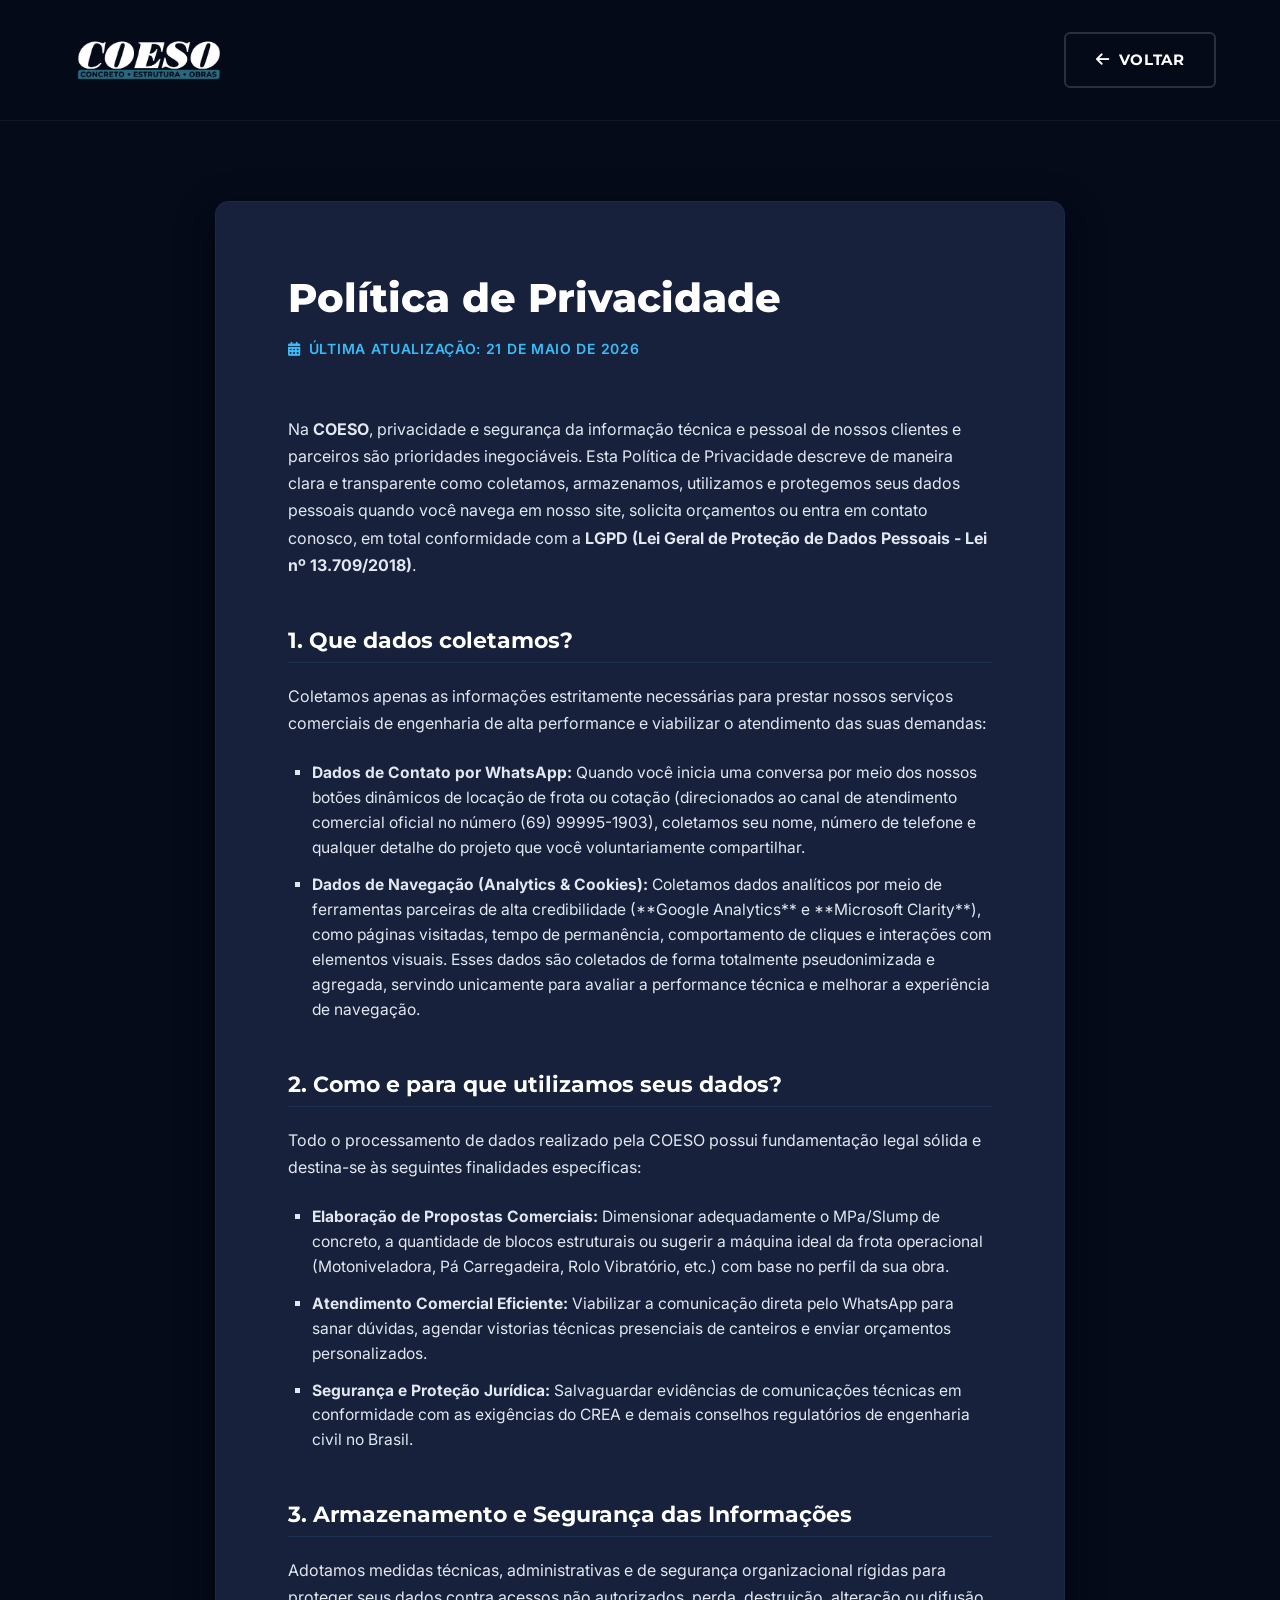
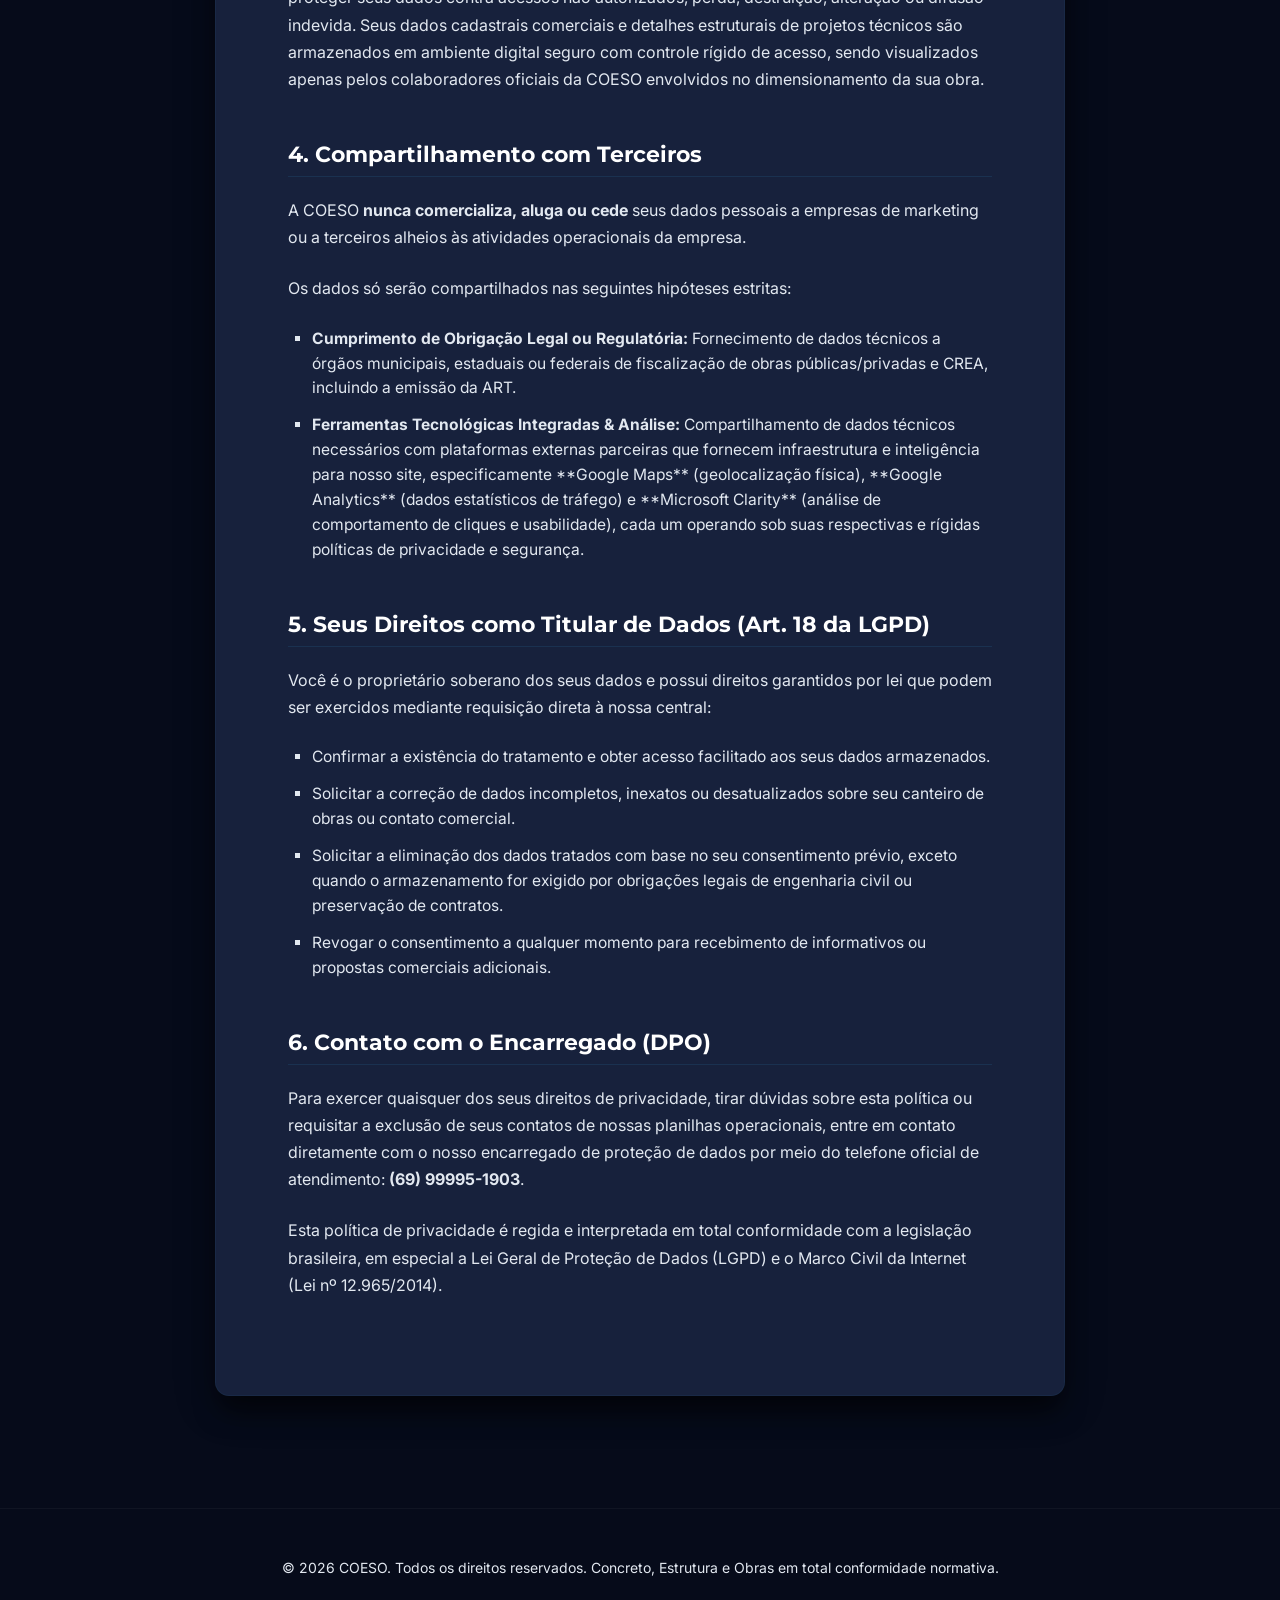
<file: privacidade.html>
<!DOCTYPE html>
<html lang="pt-BR">
<head>
    <!-- Google tag (gtag.js) -->
    <script async src="https://www.googletagmanager.com/gtag/js?id=G-XTFPNBNFXM"></script>
    <script>
      window.dataLayer = window.dataLayer || [];
      function gtag(){dataLayer.push(arguments);}
      gtag('js', new Date());

      gtag('config', 'G-XTFPNBNFXM');
    </script>

    <!-- Microsoft Clarity -->
    <script type="text/javascript">
        (function(c,l,a,r,i,t,y){
            c[a]=c[a]||function(){(c[a].q=c[a].q||[]).push(arguments)};
            t=l.createElement(r);t.async=1;t.src="https://www.clarity.ms/tag/"+i;
            y=l.getElementsByTagName(r)[0];y.parentNode.insertBefore(t,y);
        })(window, document, "clarity", "script", "wwrb8j61vb");
    </script>

    <meta charset="UTF-8">
    <meta name="viewport" content="width=device-width, initial-scale=1.0">
    <title>Política de Privacidade | COESO</title>
    
    <!-- Meta Tags -->
    <meta name="description" content="Política de Privacidade oficial da COESO. Proteção de dados e conformidade integral com a LGPD.">
    <meta name="robots" content="noindex, nofollow">
    
    <!-- Google Fonts -->
    <link rel="preconnect" href="https://fonts.googleapis.com">
    <link rel="preconnect" href="https://fonts.gstatic.com" crossorigin>
    <link href="https://fonts.googleapis.com/css2?family=Inter:wght@300;400;500;600;700&family=Montserrat:wght@400;500;600;700;800&family=Playfair+Display:ital,wght@1,600;1,700;1,800;1,900&display=swap" rel="stylesheet">
    
    <!-- FontAwesome para Ícones -->
    <link rel="stylesheet" href="https://cdnjs.cloudflare.com/ajax/libs/font-awesome/6.4.0/css/all.min.css">
    
    <!-- CSS Customizado -->
    <link rel="stylesheet" href="style.css">
    
    <style>
        /* Estilos específicos para páginas de conteúdo legal */
        .legal-page {
            background-color: var(--blue-dark-900);
            color: var(--white);
            min-height: 100vh;
            display: flex;
            flex-direction: column;
        }

        .legal-header {
            border-bottom: 1px solid rgba(255, 255, 255, 0.05);
            padding: 2rem 0;
            background-color: rgba(6, 11, 26, 0.85);
            backdrop-filter: blur(8px);
            -webkit-backdrop-filter: blur(8px);
        }

        .legal-header-container {
            display: flex;
            align-items: center;
            justify-content: space-between;
        }

        .legal-content-section {
            padding: 5rem 0 7rem 0;
            flex-grow: 1;
        }

        .legal-container {
            max-width: 850px;
            margin: 0 auto;
            background-color: var(--blue-dark-700);
            border: 1px solid rgba(56, 189, 248, 0.05);
            border-radius: 14px;
            padding: 4.5rem;
            box-shadow: var(--shadow-lg), 0 10px 40px rgba(0, 0, 0, 0.3);
        }

        .legal-container h1 {
            font-size: 2.5rem;
            margin-bottom: 1rem;
            color: var(--white);
            font-family: var(--font-title);
            font-weight: 800;
        }

        .legal-meta {
            font-size: 0.875rem;
            color: var(--blue-light-hover);
            margin-bottom: 3.5rem;
            display: flex;
            align-items: center;
            gap: 0.5rem;
            font-weight: 600;
            text-transform: uppercase;
            letter-spacing: 0.05em;
        }

        .legal-body h2 {
            font-size: 1.4rem;
            color: var(--white);
            margin-top: 3rem;
            margin-bottom: 1.25rem;
            font-family: var(--font-title);
            font-weight: 700;
            border-bottom: 1px solid rgba(56, 189, 248, 0.1);
            padding-bottom: 0.5rem;
        }

        .legal-body p {
            color: var(--off-white-200);
            font-size: 1rem;
            line-height: 1.7;
            margin-bottom: 1.5rem;
        }

        .legal-body ul {
            margin-bottom: 2rem;
            padding-left: 1.5rem;
            display: flex;
            flex-direction: column;
            gap: 0.75rem;
        }

        .legal-body li {
            color: var(--off-white-200);
            font-size: 0.975rem;
            line-height: 1.6;
            position: relative;
            list-style-type: square;
        }

        .legal-footer {
            background-color: var(--blue-dark-950);
            border-top: 1px solid rgba(255, 255, 255, 0.04);
            padding: 3rem 0;
            text-align: center;
        }

        .legal-footer p {
            font-size: 0.875rem;
            color: var(--off-white-200);
        }

        .btn-back {
            display: inline-flex;
            align-items: center;
            gap: 0.6rem;
            transition: var(--transition-smooth);
        }

        .btn-back:hover {
            transform: translateX(-4px);
        }

        @media (max-width: 768px) {
            .legal-container {
                padding: 2.5rem 1.5rem;
            }
            .legal-container h1 {
                font-size: 2rem;
            }
            .legal-content-section {
                padding: 3rem 0 5rem 0;
            }
        }
    </style>
</head>
<body class="legal-page">

    <!-- Header Simples -->
    <header class="legal-header">
        <div class="container legal-header-container">
            <a href="index.html" class="logo-link">
                <img src="imagens/logo/logo-white-letters.webp" alt="COESO" style="height: 46px; width: auto; object-fit: contain;">
            </a>
            <a href="index.html" class="btn btn-outline btn-back">
                <i class="fa-solid fa-arrow-left"></i> Voltar
            </a>
        </div>
    </header>

    <!-- Conteúdo Principal -->
    <main class="legal-content-section">
        <div class="container">
            <article class="legal-container">
                <h1>Política de Privacidade</h1>
                <div class="legal-meta">
                    <i class="fa-solid fa-calendar-days"></i> Última Atualização: 21 de Maio de 2026
                </div>
                
                <div class="legal-body">
                    <p>Na <strong>COESO</strong>, privacidade e segurança da informação técnica e pessoal de nossos clientes e parceiros são prioridades inegociáveis. Esta Política de Privacidade descreve de maneira clara e transparente como coletamos, armazenamos, utilizamos e protegemos seus dados pessoais quando você navega em nosso site, solicita orçamentos ou entra em contato conosco, em total conformidade com a <strong>LGPD (Lei Geral de Proteção de Dados Pessoais - Lei nº 13.709/2018)</strong>.</p>
                    
                    <h2>1. Que dados coletamos?</h2>
                    <p>Coletamos apenas as informações estritamente necessárias para prestar nossos serviços comerciais de engenharia de alta performance e viabilizar o atendimento das suas demandas:</p>
                    <ul>
                        <li><strong>Dados de Contato por WhatsApp:</strong> Quando você inicia uma conversa por meio dos nossos botões dinâmicos de locação de frota ou cotação (direcionados ao canal de atendimento comercial oficial no número (69) 99995-1903), coletamos seu nome, número de telefone e qualquer detalhe do projeto que você voluntariamente compartilhar.</li>
                        <li><strong>Dados de Navegação (Analytics & Cookies):</strong> Coletamos dados analíticos por meio de ferramentas parceiras de alta credibilidade (**Google Analytics** e **Microsoft Clarity**), como páginas visitadas, tempo de permanência, comportamento de cliques e interações com elementos visuais. Esses dados são coletados de forma totalmente pseudonimizada e agregada, servindo unicamente para avaliar a performance técnica e melhorar a experiência de navegação.</li>
                    </ul>
                    
                    <h2>2. Como e para que utilizamos seus dados?</h2>
                    <p>Todo o processamento de dados realizado pela COESO possui fundamentação legal sólida e destina-se às seguintes finalidades específicas:</p>
                    <ul>
                        <li><strong>Elaboração de Propostas Comerciais:</strong> Dimensionar adequadamente o MPa/Slump de concreto, a quantidade de blocos estruturais ou sugerir a máquina ideal da frota operacional (Motoniveladora, Pá Carregadeira, Rolo Vibratório, etc.) com base no perfil da sua obra.</li>
                        <li><strong>Atendimento Comercial Eficiente:</strong> Viabilizar a comunicação direta pelo WhatsApp para sanar dúvidas, agendar vistorias técnicas presenciais de canteiros e enviar orçamentos personalizados.</li>
                        <li><strong>Segurança e Proteção Jurídica:</strong> Salvaguardar evidências de comunicações técnicas em conformidade com as exigências do CREA e demais conselhos regulatórios de engenharia civil no Brasil.</li>
                    </ul>
                    
                    <h2>3. Armazenamento e Segurança das Informações</h2>
                    <p>Adotamos medidas técnicas, administrativas e de segurança organizacional rígidas para proteger seus dados contra acessos não autorizados, perda, destruição, alteração ou difusão indevida. Seus dados cadastrais comerciais e detalhes estruturais de projetos técnicos são armazenados em ambiente digital seguro com controle rígido de acesso, sendo visualizados apenas pelos colaboradores oficiais da COESO envolvidos no dimensionamento da sua obra.</p>
                    
                    <h2>4. Compartilhamento com Terceiros</h2>
                    <p>A COESO <strong>nunca comercializa, aluga ou cede</strong> seus dados pessoais a empresas de marketing ou a terceiros alheios às atividades operacionais da empresa.</p>
                    <p>Os dados só serão compartilhados nas seguintes hipóteses estritas:</p>
                    <ul>
                        <li><strong>Cumprimento de Obrigação Legal ou Regulatória:</strong> Fornecimento de dados técnicos a órgãos municipais, estaduais ou federais de fiscalização de obras públicas/privadas e CREA, incluindo a emissão da ART.</li>
                        <li><strong>Ferramentas Tecnológicas Integradas & Análise:</strong> Compartilhamento de dados técnicos necessários com plataformas externas parceiras que fornecem infraestrutura e inteligência para nosso site, especificamente **Google Maps** (geolocalização física), **Google Analytics** (dados estatísticos de tráfego) e **Microsoft Clarity** (análise de comportamento de cliques e usabilidade), cada um operando sob suas respectivas e rígidas políticas de privacidade e segurança.</li>
                    </ul>
                    
                    <h2>5. Seus Direitos como Titular de Dados (Art. 18 da LGPD)</h2>
                    <p>Você é o proprietário soberano dos seus dados e possui direitos garantidos por lei que podem ser exercidos mediante requisição direta à nossa central:</p>
                    <ul>
                        <li>Confirmar a existência do tratamento e obter acesso facilitado aos seus dados armazenados.</li>
                        <li>Solicitar a correção de dados incompletos, inexatos ou desatualizados sobre seu canteiro de obras ou contato comercial.</li>
                        <li>Solicitar a eliminação dos dados tratados com base no seu consentimento prévio, exceto quando o armazenamento for exigido por obrigações legais de engenharia civil ou preservação de contratos.</li>
                        <li>Revogar o consentimento a qualquer momento para recebimento de informativos ou propostas comerciais adicionais.</li>
                    </ul>
                    
                    <h2>6. Contato com o Encarregado (DPO)</h2>
                    <p>Para exercer quaisquer dos seus direitos de privacidade, tirar dúvidas sobre esta política ou requisitar a exclusão de seus contatos de nossas planilhas operacionais, entre em contato diretamente com o nosso encarregado de proteção de dados por meio do telefone oficial de atendimento: <strong>(69) 99995-1903</strong>.</p>
                    <p>Esta política de privacidade é regida e interpretada em total conformidade com a legislação brasileira, em especial a Lei Geral de Proteção de Dados (LGPD) e o Marco Civil da Internet (Lei nº 12.965/2014).</p>
                </div>
            </article>
        </div>
    </main>

    <!-- Footer Simples -->
    <footer class="legal-footer">
        <div class="container">
            <p>&copy; 2026 COESO. Todos os direitos reservados. Concreto, Estrutura e Obras em total conformidade normativa.</p>
        </div>
    </footer>

</body>
</html>
</file>
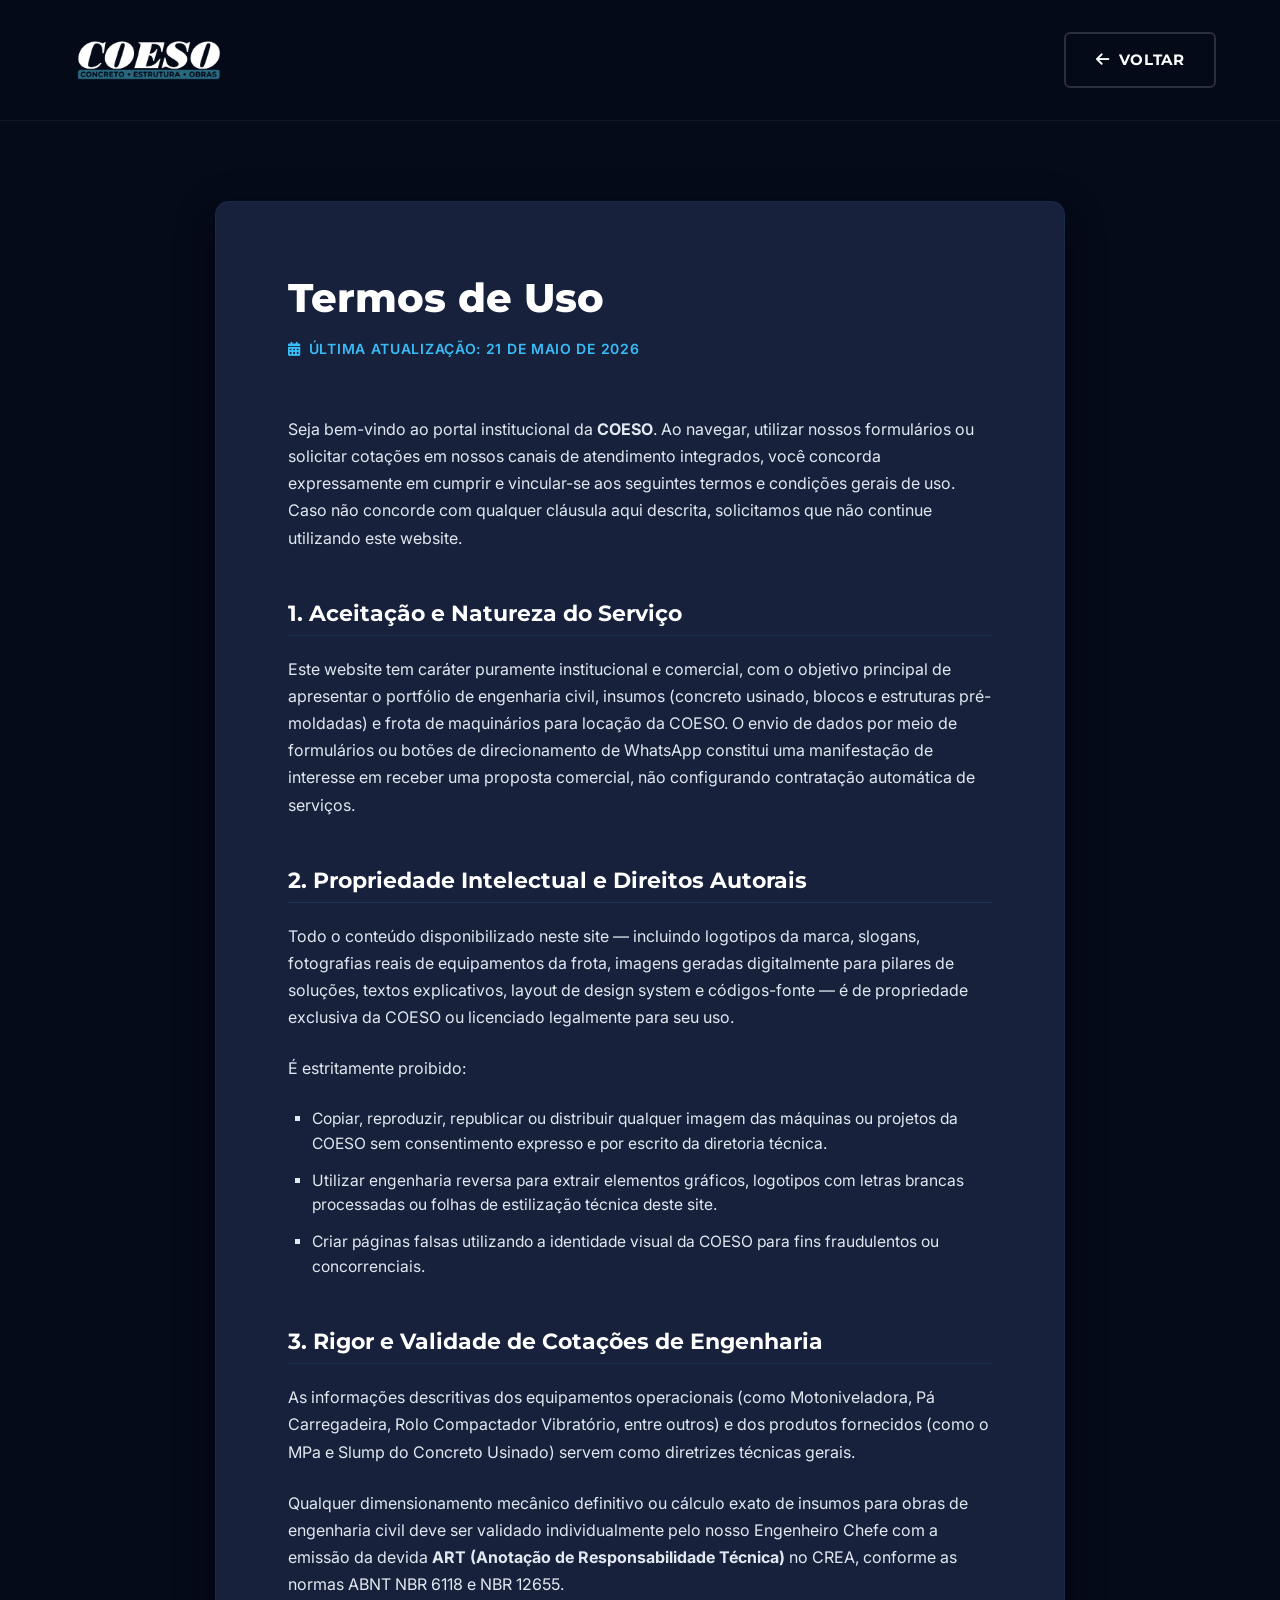
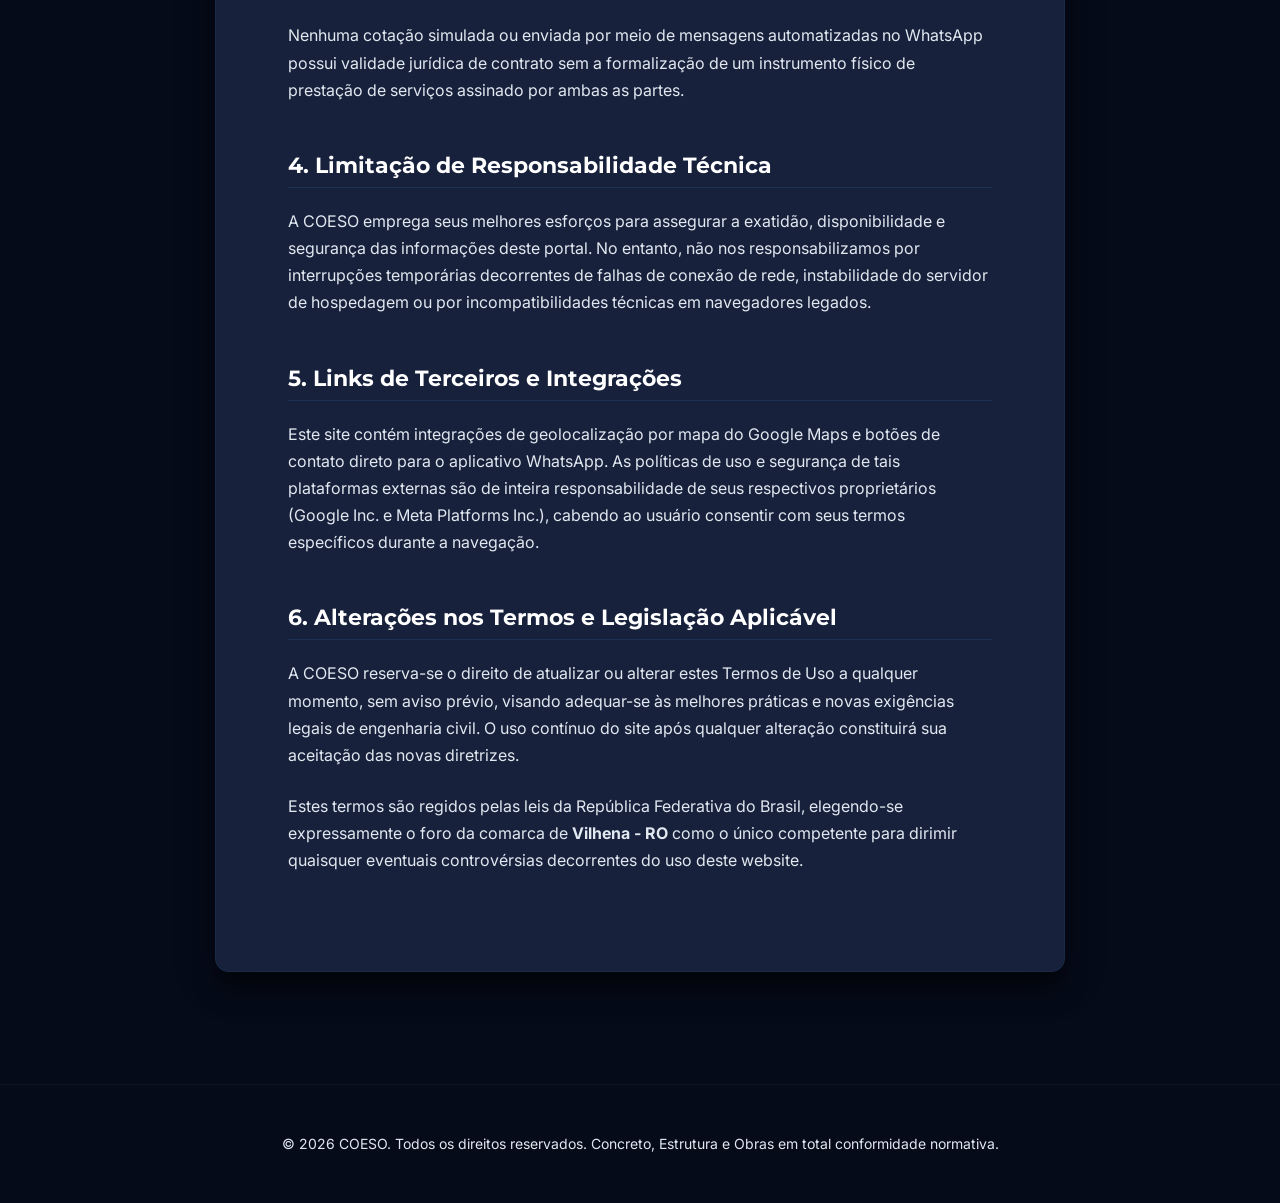
<file: termos.html>
<!DOCTYPE html>
<html lang="pt-BR">
<head>
    <!-- Google tag (gtag.js) -->
    <script async src="https://www.googletagmanager.com/gtag/js?id=G-XTFPNBNFXM"></script>
    <script>
      window.dataLayer = window.dataLayer || [];
      function gtag(){dataLayer.push(arguments);}
      gtag('js', new Date());

      gtag('config', 'G-XTFPNBNFXM');
    </script>

    <!-- Microsoft Clarity -->
    <script type="text/javascript">
        (function(c,l,a,r,i,t,y){
            c[a]=c[a]||function(){(c[a].q=c[a].q||[]).push(arguments)};
            t=l.createElement(r);t.async=1;t.src="https://www.clarity.ms/tag/"+i;
            y=l.getElementsByTagName(r)[0];y.parentNode.insertBefore(t,y);
        })(window, document, "clarity", "script", "wwrb8j61vb");
    </script>

    <meta charset="UTF-8">
    <meta name="viewport" content="width=device-width, initial-scale=1.0">
    <title>Termos de Uso | COESO</title>
    
    <!-- Meta Tags -->
    <meta name="description" content="Termos de Uso oficiais da COESO. Condições de navegação, propostas comerciais e responsabilidades de engenharia civil.">
    <meta name="robots" content="noindex, nofollow">
    
    <!-- Google Fonts -->
    <link rel="preconnect" href="https://fonts.googleapis.com">
    <link rel="preconnect" href="https://fonts.gstatic.com" crossorigin>
    <link href="https://fonts.googleapis.com/css2?family=Inter:wght@300;400;500;600;700&family=Montserrat:wght@400;500;600;700;800&family=Playfair+Display:ital,wght@1,600;1,700;1,800;1,900&display=swap" rel="stylesheet">
    
    <!-- FontAwesome para Ícones -->
    <link rel="stylesheet" href="https://cdnjs.cloudflare.com/ajax/libs/font-awesome/6.4.0/css/all.min.css">
    
    <!-- CSS Customizado -->
    <link rel="stylesheet" href="style.css">
    
    <style>
        /* Estilos específicos para páginas de conteúdo legal */
        .legal-page {
            background-color: var(--blue-dark-900);
            color: var(--white);
            min-height: 100vh;
            display: flex;
            flex-direction: column;
        }

        .legal-header {
            border-bottom: 1px solid rgba(255, 255, 255, 0.05);
            padding: 2rem 0;
            background-color: rgba(6, 11, 26, 0.85);
            backdrop-filter: blur(8px);
            -webkit-backdrop-filter: blur(8px);
        }

        .legal-header-container {
            display: flex;
            align-items: center;
            justify-content: space-between;
        }

        .legal-content-section {
            padding: 5rem 0 7rem 0;
            flex-grow: 1;
        }

        .legal-container {
            max-width: 850px;
            margin: 0 auto;
            background-color: var(--blue-dark-700);
            border: 1px solid rgba(56, 189, 248, 0.05);
            border-radius: 14px;
            padding: 4.5rem;
            box-shadow: var(--shadow-lg), 0 10px 40px rgba(0, 0, 0, 0.3);
        }

        .legal-container h1 {
            font-size: 2.5rem;
            margin-bottom: 1rem;
            color: var(--white);
            font-family: var(--font-title);
            font-weight: 800;
        }

        .legal-meta {
            font-size: 0.875rem;
            color: var(--blue-light-hover);
            margin-bottom: 3.5rem;
            display: flex;
            align-items: center;
            gap: 0.5rem;
            font-weight: 600;
            text-transform: uppercase;
            letter-spacing: 0.05em;
        }

        .legal-body h2 {
            font-size: 1.4rem;
            color: var(--white);
            margin-top: 3rem;
            margin-bottom: 1.25rem;
            font-family: var(--font-title);
            font-weight: 700;
            border-bottom: 1px solid rgba(56, 189, 248, 0.1);
            padding-bottom: 0.5rem;
        }

        .legal-body p {
            color: var(--off-white-200);
            font-size: 1rem;
            line-height: 1.7;
            margin-bottom: 1.5rem;
        }

        .legal-body ul {
            margin-bottom: 2rem;
            padding-left: 1.5rem;
            display: flex;
            flex-direction: column;
            gap: 0.75rem;
        }

        .legal-body li {
            color: var(--off-white-200);
            font-size: 0.975rem;
            line-height: 1.6;
            position: relative;
            list-style-type: square;
        }

        .legal-footer {
            background-color: var(--blue-dark-950);
            border-top: 1px solid rgba(255, 255, 255, 0.04);
            padding: 3rem 0;
            text-align: center;
        }

        .legal-footer p {
            font-size: 0.875rem;
            color: var(--off-white-200);
        }

        .btn-back {
            display: inline-flex;
            align-items: center;
            gap: 0.6rem;
            transition: var(--transition-smooth);
        }

        .btn-back:hover {
            transform: translateX(-4px);
        }

        @media (max-width: 768px) {
            .legal-container {
                padding: 2.5rem 1.5rem;
            }
            .legal-container h1 {
                font-size: 2rem;
            }
            .legal-content-section {
                padding: 3rem 0 5rem 0;
            }
        }
    </style>
</head>
<body class="legal-page">

    <!-- Header Simples -->
    <header class="legal-header">
        <div class="container legal-header-container">
            <a href="index.html" class="logo-link">
                <img src="imagens/logo/logo-white-letters.webp" alt="COESO" style="height: 46px; width: auto; object-fit: contain;">
            </a>
            <a href="index.html" class="btn btn-outline btn-back">
                <i class="fa-solid fa-arrow-left"></i> Voltar
            </a>
        </div>
    </header>

    <!-- Conteúdo Principal -->
    <main class="legal-content-section">
        <div class="container">
            <article class="legal-container">
                <h1>Termos de Uso</h1>
                <div class="legal-meta">
                    <i class="fa-solid fa-calendar-days"></i> Última Atualização: 21 de Maio de 2026
                </div>
                
                <div class="legal-body">
                    <p>Seja bem-vindo ao portal institucional da <strong>COESO</strong>. Ao navegar, utilizar nossos formulários ou solicitar cotações em nossos canais de atendimento integrados, você concorda expressamente em cumprir e vincular-se aos seguintes termos e condições gerais de uso. Caso não concorde com qualquer cláusula aqui descrita, solicitamos que não continue utilizando este website.</p>
                    
                    <h2>1. Aceitação e Natureza do Serviço</h2>
                    <p>Este website tem caráter puramente institucional e comercial, com o objetivo principal de apresentar o portfólio de engenharia civil, insumos (concreto usinado, blocos e estruturas pré-moldadas) e frota de maquinários para locação da COESO. O envio de dados por meio de formulários ou botões de direcionamento de WhatsApp constitui uma manifestação de interesse em receber uma proposta comercial, não configurando contratação automática de serviços.</p>
                    
                    <h2>2. Propriedade Intelectual e Direitos Autorais</h2>
                    <p>Todo o conteúdo disponibilizado neste site — incluindo logotipos da marca, slogans, fotografias reais de equipamentos da frota, imagens geradas digitalmente para pilares de soluções, textos explicativos, layout de design system e códigos-fonte — é de propriedade exclusiva da COESO ou licenciado legalmente para seu uso.</p>
                    <p>É estritamente proibido:</p>
                    <ul>
                        <li>Copiar, reproduzir, republicar ou distribuir qualquer imagem das máquinas ou projetos da COESO sem consentimento expresso e por escrito da diretoria técnica.</li>
                        <li>Utilizar engenharia reversa para extrair elementos gráficos, logotipos com letras brancas processadas ou folhas de estilização técnica deste site.</li>
                        <li>Criar páginas falsas utilizando a identidade visual da COESO para fins fraudulentos ou concorrenciais.</li>
                    </ul>
                    
                    <h2>3. Rigor e Validade de Cotações de Engenharia</h2>
                    <p>As informações descritivas dos equipamentos operacionais (como Motoniveladora, Pá Carregadeira, Rolo Compactador Vibratório, entre outros) e dos produtos fornecidos (como o MPa e Slump do Concreto Usinado) servem como diretrizes técnicas gerais.</p>
                    <p>Qualquer dimensionamento mecânico definitivo ou cálculo exato de insumos para obras de engenharia civil deve ser validado individualmente pelo nosso Engenheiro Chefe com a emissão da devida <strong>ART (Anotação de Responsabilidade Técnica)</strong> no CREA, conforme as normas ABNT NBR 6118 e NBR 12655.</p>
                    <p>Nenhuma cotação simulada ou enviada por meio de mensagens automatizadas no WhatsApp possui validade jurídica de contrato sem a formalização de um instrumento físico de prestação de serviços assinado por ambas as partes.</p>
                    
                    <h2>4. Limitação de Responsabilidade Técnica</h2>
                    <p>A COESO emprega seus melhores esforços para assegurar a exatidão, disponibilidade e segurança das informações deste portal. No entanto, não nos responsabilizamos por interrupções temporárias decorrentes de falhas de conexão de rede, instabilidade do servidor de hospedagem ou por incompatibilidades técnicas em navegadores legados.</p>
                    
                    <h2>5. Links de Terceiros e Integrações</h2>
                    <p>Este site contém integrações de geolocalização por mapa do Google Maps e botões de contato direto para o aplicativo WhatsApp. As políticas de uso e segurança de tais plataformas externas são de inteira responsabilidade de seus respectivos proprietários (Google Inc. e Meta Platforms Inc.), cabendo ao usuário consentir com seus termos específicos durante a navegação.</p>
                    
                    <h2>6. Alterações nos Termos e Legislação Aplicável</h2>
                    <p>A COESO reserva-se o direito de atualizar ou alterar estes Termos de Uso a qualquer momento, sem aviso prévio, visando adequar-se às melhores práticas e novas exigências legais de engenharia civil. O uso contínuo do site após qualquer alteração constituirá sua aceitação das novas diretrizes.</p>
                    <p>Estes termos são regidos pelas leis da República Federativa do Brasil, elegendo-se expressamente o foro da comarca de <strong>Vilhena - RO</strong> como o único competente para dirimir quaisquer eventuais controvérsias decorrentes do uso deste website.</p>
                </div>
            </article>
        </div>
    </main>

    <!-- Footer Simples -->
    <footer class="legal-footer">
        <div class="container">
            <p>&copy; 2026 COESO. Todos os direitos reservados. Concreto, Estrutura e Obras em total conformidade normativa.</p>
        </div>
    </footer>

</body>
</html>
</file>
<file: style.css>
/* 
   COESO - Concreto • Estrutura • Obras
   Sistema de Design & Estilização Premium
   Paleta Comercial: 50% Azul Escuro | 30% Branco | 20% Azul Claro
*/

/* --- Variáveis Globais (Design Tokens) --- */
:root {
    /* 50% Azul Escuro (Solidez e Engenharia) */
    --blue-dark-900: #060B1A; /* Fundo base ultra-escuro */
    --blue-dark-800: #0C1327; /* Fundo principal de seções escuras */
    --blue-dark-700: #17213C; /* Fundo de cards e menus escuros */
    --blue-dark-600: #253356; /* Bordas e tons intermediários */
    
    /* 30% Branco & Off-White (Leitura e Espaço) */
    --white: #FFFFFF;
    --off-white-100: #F8FAFC; /* Fundo principal claro */
    --off-white-200: #E2E8F0; /* Bordas e detalhes em seções claras */
    --text-dark: #0F172A;     /* Texto principal em seções claras */
    --text-muted-dark: #475569; /* Texto secundário em seções claras */
    
    /* 20% Azul Claro (Tecnologia, Destaque e Ação) */
    --blue-light-main: #0EA5E9;   /* Cor de ação primária (botões) */
    --blue-light-hover: #38BDF8;  /* Cor de hover e destaque ativo */
    --blue-light-glow: rgba(56, 189, 248, 0.25);
    
    /* Tipografia */
    --font-title: 'Montserrat', sans-serif;
    --font-body: 'Inter', sans-serif;
    
    /* Animações e Transições */
    --transition-smooth: all 0.4s cubic-bezier(0.25, 0.8, 0.25, 1);
    --transition-fast: all 0.2s ease;
    
    /* Sombras e Bordas */
    --border-light: rgba(56, 189, 248, 0.08);
    --border-glow: rgba(56, 189, 248, 0.3);
    --shadow-sm: 0 4px 6px -1px rgba(0, 0, 0, 0.1);
    --shadow-md: 0 10px 15px -3px rgba(0, 0, 0, 0.3);
    --shadow-lg: 0 20px 25px -5px rgba(0, 0, 0, 0.5);
    --shadow-glow: 0 0 25px rgba(56, 189, 248, 0.15);
}

/* --- Reset e Configurações de Base --- */
*, *::before, *::after {
    margin: 0;
    padding: 0;
    box-sizing: border-box;
}

html {
    scroll-behavior: smooth;
    font-size: 16px;
    background-color: var(--blue-dark-900);
    color: var(--off-white-100);
    font-family: var(--font-body);
    -webkit-font-smoothing: antialiased;
}

body {
    overflow-x: hidden;
    line-height: 1.6;
}

.container {
    width: 100%;
    max-width: 1200px;
    margin: 0 auto;
    padding: 0 1.5rem;
}

section {
    position: relative;
    overflow: hidden;
}

.section-padding {
    padding: 7.5rem 0;
}

/* Alternância de Fundos Cromáticos */
.dark-bg {
    background-color: var(--blue-dark-800);
    color: var(--off-white-100);
}

.light-bg {
    background-color: var(--off-white-100);
    color: var(--text-dark);
}

a {
    color: inherit;
    text-decoration: none;
    transition: var(--transition-fast);
}

ul {
    list-style: none;
}

/* --- Tipografia Focada --- */
h1, h2, h3, h4, h5, h6 {
    font-family: var(--font-title);
    font-weight: 700;
    line-height: 1.2;
}

.dark-bg h1, .dark-bg h2, .dark-bg h3, .dark-bg h4 {
    color: var(--white);
}

.light-bg h1, .light-bg h2, .light-bg h3, .light-bg h4 {
    color: var(--text-dark);
}

.section-header {
    margin-bottom: 4.5rem;
    max-width: 750px;
}

.section-header.text-center {
    margin-left: auto;
    margin-right: auto;
    text-align: center;
}

.subtitle {
    display: inline-block;
    font-family: var(--font-title);
    font-size: 0.875rem;
    font-weight: 700;
    text-transform: uppercase;
    letter-spacing: 0.15em;
    color: var(--blue-light-hover);
    margin-bottom: 0.75rem;
    position: relative;
    padding-left: 1.5rem;
}

.subtitle::before {
    content: '';
    position: absolute;
    left: 0;
    top: 50%;
    transform: translateY(-50%);
    width: 1rem;
    height: 3px;
    background-color: var(--blue-light-main);
    border-radius: 2px;
}

.section-title {
    font-size: 2.6rem;
    margin-bottom: 1.25rem;
    letter-spacing: -0.02em;
    font-weight: 800;
}

.section-desc {
    font-size: 1.15rem;
}

.dark-bg .section-desc {
    color: var(--off-white-200);
}

.light-bg .section-desc {
    color: var(--text-muted-dark);
}

/* Destaque Tipográfico Premium */
.text-serif-italic {
    font-family: 'Playfair Display', serif;
    font-style: italic;
    font-weight: 700;
}

.dark-bg .text-serif-italic {
    color: var(--blue-light-hover);
}

.light-bg .text-serif-italic {
    color: #0b5e7d; /* Azul petróleo de alto contraste */
}

/* --- Botões de Conversão (Azul Claro 20%) --- */
.btn {
    display: inline-flex;
    align-items: center;
    justify-content: center;
    gap: 0.75rem;
    font-family: var(--font-title);
    font-weight: 700;
    font-size: 0.95rem;
    padding: 0.85rem 1.85rem;
    border-radius: 6px;
    cursor: pointer;
    transition: var(--transition-smooth);
    border: none;
    outline: none;
    text-transform: uppercase;
    letter-spacing: 0.04em;
}

.btn-primary {
    background: linear-gradient(135deg, var(--blue-light-main) 0%, #0284c7 100%);
    color: var(--white);
    box-shadow: var(--shadow-sm), var(--shadow-glow);
}

.btn-primary:hover {
    background: linear-gradient(135deg, var(--blue-light-hover) 0%, var(--blue-light-main) 100%);
    transform: translateY(-3px);
    box-shadow: 0 10px 22px rgba(14, 165, 233, 0.35);
}

.btn-secondary {
    background-color: var(--blue-dark-700);
    color: var(--white);
    border: 1px solid var(--border-light);
}

.btn-secondary:hover {
    background-color: var(--blue-light-main);
    color: var(--white);
    border-color: var(--blue-light-main);
    transform: translateY(-2px);
    box-shadow: var(--shadow-glow);
}

.btn-outline {
    background-color: transparent;
    color: var(--white);
    border: 2px solid rgba(255, 255, 255, 0.15);
}

.btn-outline:hover {
    border-color: var(--blue-light-hover);
    color: var(--blue-light-hover);
    transform: translateY(-3px);
    background-color: rgba(56, 189, 248, 0.05);
}

.btn-card {
    background-color: rgba(14, 165, 233, 0.08);
    color: var(--blue-light-hover);
    border: 1px solid rgba(14, 165, 233, 0.2);
    width: 100%;
}

.btn-card:hover {
    background-color: var(--blue-light-main);
    color: var(--white);
    border-color: var(--blue-light-main);
    transform: translateY(-2px);
    box-shadow: 0 5px 15px rgba(14, 165, 233, 0.3);
}

.btn-large {
    padding: 1.15rem 2.5rem;
    font-size: 1.05rem;
}

/* --- Header & Navegação --- */
.header {
    position: fixed;
    top: 0;
    left: 0;
    width: 100%;
    z-index: 1000;
    background-color: rgba(6, 11, 26, 0.85);
    backdrop-filter: blur(12px);
    -webkit-backdrop-filter: blur(12px);
    border-bottom: 1px solid rgba(56, 189, 248, 0.06);
    transition: var(--transition-smooth);
}

.header-container {
    display: flex;
    align-items: center;
    justify-content: space-between;
    height: 5.5rem;
}

.logo-link {
    display: inline-flex;
    align-items: center;
}

.logo-img {
    height: 52px;
    width: auto;
    object-fit: contain;
    transition: var(--transition-smooth);
}

.logo-link:hover .logo-img {
    transform: translateY(-2px);
}

.logo-slogan {
    display: none; /* O slogan e etiqueta de qualidade já vêm integrados na própria imagem do logo oficial */
}

.nav-list {
    display: flex;
    align-items: center;
    gap: 2.5rem;
}

.nav-link {
    font-family: var(--font-title);
    font-weight: 600;
    font-size: 0.95rem;
    color: rgba(255, 255, 255, 0.7);
    position: relative;
    padding: 0.5rem 0;
}

.nav-link::after {
    content: '';
    position: absolute;
    bottom: 0;
    left: 0;
    width: 0;
    height: 2px;
    background-color: var(--blue-light-main);
    transition: var(--transition-fast);
}

.nav-link:hover {
    color: var(--white);
}

.nav-link:hover::after {
    width: 100%;
}

.nav-btn-desktop {
    display: inline-flex;
}

.nav-btn-mobile {
    display: none;
}

.menu-toggle {
    display: none;
    background: none;
    border: none;
    cursor: pointer;
    padding: 0.5rem;
}

.hamburger {
    display: block;
    width: 1.5rem;
    height: 2px;
    background-color: var(--white);
    position: relative;
    transition: var(--transition-fast);
}

.hamburger::before, .hamburger::after {
    content: '';
    position: absolute;
    width: 100%;
    height: 2px;
    background-color: var(--white);
    left: 0;
    transition: var(--transition-fast);
}

.hamburger::before { top: -6px; }
.hamburger::after { bottom: -6px; }

/* --- Hero Section (50% Azul Escuro) --- */
.hero {
    position: relative;
    min-height: 100vh;
    display: flex;
    flex-direction: column;
    justify-content: center;
    padding-top: 8rem;
    padding-bottom: 6rem;
    background: linear-gradient(90deg, rgba(6, 11, 26, 0.98) 0%, rgba(6, 11, 26, 0.8) 40%, rgba(6, 11, 26, 0.2) 65%, rgba(6, 11, 26, 0) 80%),
                url('imagens/logo/cam_desktop.webp') no-repeat right center;
    background-size: cover;
    background-attachment: fixed;
    background-color: #060b1a;
}

.hero-overlay {
    position: absolute;
    top: 0;
    left: 0;
    width: 100%;
    height: 100%;
    background: linear-gradient(180deg, transparent 75%, rgba(6, 11, 26, 0.5) 100%);
    pointer-events: none;
}

.hero-container {
    position: relative;
    z-index: 10;
}

.hero-content {
    max-width: 820px;
}

.hero-tag {
    display: inline-flex;
    align-items: center;
    gap: 0.5rem;
    background-color: rgba(14, 165, 233, 0.1);
    border: 1px solid rgba(14, 165, 233, 0.2);
    color: var(--blue-light-hover);
    padding: 0.4rem 1.1rem;
    border-radius: 50px;
    font-size: 0.85rem;
    font-weight: 700;
    text-transform: uppercase;
    letter-spacing: 0.05em;
    margin-bottom: 2rem;
}

.hero-title {
    font-size: clamp(2.4rem, 5.5vw, 4.3rem);
    line-height: 1.15;
    margin-bottom: 1.75rem;
    letter-spacing: -0.03em;
    text-shadow: 0 4px 15px rgba(0, 0, 0, 0.6);
}

.hero-lead {
    font-size: 1.25rem;
    color: rgba(255, 255, 255, 0.8);
    margin-bottom: 2.5rem;
    max-width: 720px;
}

.hero-bullets {
    display: flex;
    flex-direction: column;
    gap: 0.85rem;
    margin-bottom: 3.5rem;
}

.bullet {
    display: flex;
    align-items: center;
    gap: 0.75rem;
    font-size: 0.95rem;
    color: rgba(255, 255, 255, 0.9);
}

.bullet i {
    color: var(--blue-light-hover);
    font-size: 1.1rem;
}

.hero-actions {
    display: flex;
    flex-wrap: wrap;
    gap: 1.5rem;
}

.hero-whatsapp-box {
    display: flex;
    flex-direction: column;
    align-items: center;
    gap: 0.5rem;
    flex: 0 1 auto;
}

.hero-instagram-link {
    display: inline-flex;
    align-items: center;
    gap: 0.35rem;
    color: rgba(255, 255, 255, 0.7);
    font-size: 0.85rem;
    font-family: var(--font-body);
    font-weight: 500;
    text-decoration: none;
    transition: var(--transition-fast);
}

.hero-instagram-link i {
    font-size: 0.95rem;
    color: #e1306c;
    transition: var(--transition-fast);
}

.hero-instagram-link:hover {
    color: var(--white);
    text-shadow: 0 0 10px rgba(255, 255, 255, 0.3);
}

.hero-instagram-link:hover i {
    transform: scale(1.1);
    color: #f77737;
}

/* --- Seção Soluções (30% Branco) --- */
.solucoes-grid {
    display: grid;
    grid-template-columns: repeat(2, 1fr);
    gap: 2.5rem;
}

.card-solucao {
    background-color: var(--white);
    border: 1px solid var(--off-white-200);
    border-radius: 10px;
    padding: 0;
    overflow: hidden;
    transition: var(--transition-smooth);
    display: flex;
    flex-direction: column;
    box-shadow: 0 4px 20px rgba(15, 23, 42, 0.03);
}

.card-solucao:hover {
    transform: translateY(-8px);
    border-color: rgba(14, 165, 233, 0.2);
    box-shadow: 0 15px 35px rgba(14, 165, 233, 0.08);
}

.card-solucao-img {
    height: 360px;
    width: 100%;
    overflow: hidden;
    position: relative;
    border-bottom: 1px solid var(--off-white-200);
    background-color: var(--blue-dark-900);
}

@media (max-width: 768px) {
    .card-solucao-img {
        height: 250px;
    }
}

.card-solucao-img img {
    width: 100%;
    height: 100%;
    object-fit: cover;
    transition: var(--transition-smooth);
}

.card-solucao:hover .card-solucao-img img {
    transform: scale(1.06);
}

.card-solucao-content {
    padding: 2.5rem;
    display: flex;
    flex-direction: column;
    flex-grow: 1;
}

.card-icon {
    font-size: 2.25rem;
    color: var(--blue-light-main);
    background-color: rgba(14, 165, 233, 0.06);
    width: 4.5rem;
    height: 4.5rem;
    border-radius: 8px;
    display: flex;
    align-items: center;
    justify-content: center;
    margin-bottom: 2rem;
    transition: var(--transition-smooth);
}

.card-solucao:hover .card-icon {
    background-color: var(--blue-light-main);
    color: var(--white);
    transform: scale(1.05);
}

.card-solucao h3 {
    font-size: 1.45rem;
    margin-bottom: 1rem;
    letter-spacing: -0.01em;
}

.card-solucao p {
    color: var(--text-muted-dark);
    font-size: 0.95rem;
    margin-bottom: 2rem;
    flex-grow: 1;
}

.card-features {
    display: flex;
    flex-direction: column;
    gap: 0.75rem;
    border-top: 1px solid var(--off-white-200);
    padding-top: 1.5rem;
}

.card-features li {
    font-size: 0.875rem;
    color: var(--text-dark);
    display: flex;
    align-items: center;
    gap: 0.75rem;
}

.card-features li i {
    color: var(--blue-light-main);
    font-size: 0.85rem;
}

/* --- Carrossel de Frota Operacional (50% Azul Escuro) --- */
.carousel-container {
    position: relative;
    width: 100%;
    margin-bottom: 5rem;
    padding: 0 1.5rem;
}

.carousel-wrapper {
    overflow: hidden;
    width: 100%;
    border-radius: 12px;
}

.carousel-track {
    display: flex;
    gap: 2.5rem;
    transition: transform 0.6s cubic-bezier(0.25, 1, 0.5, 1);
    will-change: transform;
}

/* Largura dinâmica baseada na viewport */
.carousel-track .equipamento-card {
    flex: 0 0 100%;
    width: 100%;
    box-sizing: border-box;
}

@media (min-width: 992px) {
    .carousel-track .equipamento-card {
        flex: 0 0 calc(33.333% - 1.666rem); /* 3 cards visíveis */
    }
}

@media (min-width: 600px) and (max-width: 991px) {
    .carousel-track .equipamento-card {
        flex: 0 0 calc(50% - 1.25rem); /* 2 cards visíveis */
    }
}

/* Controles Translúcidos Premium */
.carousel-control {
    position: absolute;
    top: 50%;
    transform: translateY(-50%);
    width: 3.5rem;
    height: 3.5rem;
    border-radius: 50%;
    background: rgba(6, 11, 26, 0.7);
    border: 1px solid rgba(56, 189, 248, 0.25);
    color: var(--blue-light-hover);
    font-size: 1.25rem;
    display: flex;
    align-items: center;
    justify-content: center;
    cursor: pointer;
    z-index: 10;
    transition: var(--transition-smooth);
    backdrop-filter: blur(8px);
    -webkit-backdrop-filter: blur(8px);
    box-shadow: 0 8px 32px 0 rgba(0, 0, 0, 0.37);
}

.carousel-control:hover {
    background: var(--blue-light-main);
    color: var(--white);
    border-color: var(--blue-light-main);
    box-shadow: 0 0 20px var(--blue-light-glow);
    transform: translateY(-50%) scale(1.1);
}

.carousel-control.prev { left: -1rem; }
.carousel-control.next { right: -1rem; }

.carousel-control:disabled {
    opacity: 0.3;
    cursor: not-allowed;
    pointer-events: none;
    background: rgba(6, 11, 26, 0.4);
    border-color: rgba(255, 255, 255, 0.05);
    color: rgba(255, 255, 255, 0.3);
}

/* Dots Indicadores com Alongamento Premium */
.carousel-dots {
    display: flex;
    justify-content: center;
    align-items: center;
    gap: 0.75rem;
    margin-top: 2.5rem;
}

.carousel-dot {
    width: 0.65rem;
    height: 0.65rem;
    border-radius: 50%;
    background-color: rgba(255, 255, 255, 0.2);
    border: none;
    cursor: pointer;
    transition: var(--transition-smooth);
}

.carousel-dot:hover { background-color: var(--blue-light-hover); }

.carousel-dot.active {
    width: 2rem;
    border-radius: 10px;
    background-color: var(--blue-light-main);
    box-shadow: 0 0 10px var(--blue-light-glow);
}

@media (max-width: 768px) {
    .carousel-control { display: none; } /* Ocultar setas no celular */
    .carousel-container { padding: 0; }
}

.equipamento-card {
    background-color: var(--blue-dark-700);
    border: 1px solid rgba(56, 189, 248, 0.05);
    border-radius: 12px;
    overflow: hidden;
    transition: var(--transition-smooth);
    display: flex;
    flex-direction: column;
}

.equipamento-card:hover {
    transform: translateY(-5px);
    border-color: rgba(56, 189, 248, 0.25);
    box-shadow: var(--shadow-md), 0 0 25px rgba(56, 189, 248, 0.05);
}

.equipamento-img-container {
    height: 220px;
    width: 100%;
    overflow: hidden;
    position: relative;
    border-bottom: 1px solid var(--border-light);
    background-color: var(--blue-dark-900);
}

.equipamento-img-container img {
    width: 100%;
    height: 100%;
    object-fit: cover;
    transition: var(--transition-smooth);
}

.equipamento-card:hover .equipamento-img-container img {
    transform: scale(1.08);
}


.equipamento-info {
    padding: 2.25rem 2rem;
    display: flex;
    flex-direction: column;
    flex-grow: 1;
}

.badge {
    align-self: flex-start;
    background-color: var(--blue-dark-900);
    border: 1px solid var(--border-light);
    color: var(--off-white-200);
    font-size: 0.75rem;
    font-weight: 700;
    text-transform: uppercase;
    letter-spacing: 0.08em;
    padding: 0.3rem 0.85rem;
    border-radius: 4px;
    margin-bottom: 1.25rem;
}

.equipamento-card:hover .badge {
    border-color: rgba(56, 189, 248, 0.3);
    color: var(--blue-light-hover);
}

.equipamento-info h3 {
    font-size: 1.45rem;
    margin-bottom: 0.85rem;
}

.equipamento-info p {
    color: var(--off-white-200);
    font-size: 0.95rem;
    margin-bottom: 2.25rem;
    flex-grow: 1;
}

/* Box Informativo de Locação */
.locacao-cta {
    background-color: var(--blue-dark-700);
    border: 1px solid rgba(56, 189, 248, 0.1);
    border-radius: 12px;
    padding: 3rem;
    box-shadow: var(--shadow-lg);
}

.cta-inner {
    display: flex;
    align-items: center;
    justify-content: space-between;
    flex-wrap: wrap;
    gap: 2rem;
}

.cta-text {
    flex: 1 1 500px;
}

.cta-text h3 {
    font-size: 1.8rem;
    margin-bottom: 0.5rem;
    font-weight: 800;
}

.cta-text p {
    color: var(--off-white-200);
}

/* --- Seção Obras Realizadas (30% Branco) --- */
.obras-grid {
    display: grid;
    grid-template-columns: repeat(auto-fit, minmax(280px, 1fr));
    gap: 2rem;
    margin-bottom: 4rem;
}

.obra-card {
    background-color: var(--white);
    border: 1px solid var(--off-white-200);
    border-radius: 10px;
    padding: 3rem 2.25rem;
    transition: var(--transition-smooth);
    box-shadow: 0 4px 20px rgba(15, 23, 42, 0.02);
}

.obra-card:hover {
    transform: translateY(-5px);
    border-color: rgba(14, 165, 233, 0.2);
    box-shadow: 0 12px 30px rgba(14, 165, 233, 0.06);
}

.obra-icon {
    font-size: 2rem;
    color: var(--blue-light-main);
    background-color: rgba(14, 165, 233, 0.05);
    width: 4rem;
    height: 4rem;
    border-radius: 50%;
    display: flex;
    align-items: center;
    justify-content: center;
    margin-bottom: 1.75rem;
}

.obra-card h4 {
    font-size: 1.3rem;
    margin-bottom: 0.75rem;
    color: var(--text-dark);
}

.obra-card p {
    font-size: 0.95rem;
    color: var(--text-muted-dark);
    margin-bottom: 0;
}

/* Bloco do Catálogo */
.obras-catalogo-box {
    background-color: var(--white);
    border: 1px solid var(--off-white-200);
    border-radius: 14px;
    padding: 3.5rem;
    box-shadow: 0 10px 30px rgba(15, 23, 42, 0.04);
}

.catalogo-inner {
    display: flex;
    align-items: center;
    gap: 3rem;
    flex-wrap: wrap;
}

.catalogo-icon {
    font-size: 3.5rem;
    color: var(--blue-light-main);
    flex-shrink: 0;
}

.catalogo-content {
    flex: 1 1 500px;
}

.catalogo-content h3 {
    font-size: 1.65rem;
    margin-bottom: 0.75rem;
    font-weight: 800;
}

.catalogo-content p {
    color: var(--text-muted-dark);
}

.catalogo-action {
    flex-shrink: 0;
}

/* --- Seção Autoridade Técnica (50% Azul Escuro) --- */
#autoridade {
    padding: 4.5rem 0;
}

.autoridade-wrapper {
    display: grid;
    grid-template-columns: 1.2fr 0.8fr;
    gap: 5rem;
    align-items: center;
}

.autoridade-visual {
    position: relative;
}

.autoridade-visual::before {
    content: '';
    position: absolute;
    width: 100%;
    height: 100%;
    background: radial-gradient(circle, rgba(56, 189, 248, 0.15) 0%, transparent 65%);
    top: 0;
    left: 0;
    z-index: 1;
}

.perfil-card {
    background-color: var(--blue-dark-700);
    border: 1px solid rgba(56, 189, 248, 0.15);
    border-radius: 14px;
    padding: 2.5rem;
    width: 100%;
    position: relative;
    z-index: 10;
    box-shadow: var(--shadow-lg);
    transition: var(--transition-smooth);
}

.perfil-card:hover {
    border-color: rgba(56, 189, 248, 0.35);
    box-shadow: var(--shadow-glow), var(--shadow-lg);
}

.perfil-img-container {
    height: 380px;
    width: 100%;
    overflow: hidden;
    border-radius: 8px;
    border: 1px solid rgba(56, 189, 248, 0.15);
    margin-bottom: 1.5rem;
    background-color: var(--blue-dark-900);
}

.perfil-img {
    width: 100%;
    height: 100%;
    object-fit: cover;
    object-position: top center;
    transition: var(--transition-smooth);
}

.perfil-card:hover .perfil-img {
    transform: scale(1.03);
}

.perfil-body {
    display: flex;
    flex-direction: column;
    gap: 0.65rem;
    text-align: center; /* Opcional: Centraliza o nome e cargo para uma estética mais focada e simétrica */
}

.perfil-body h3 {
    font-size: 1.45rem;
    color: var(--white);
    margin-bottom: 0.1rem;
}

.perfil-body .cargo {
    font-size: 0.9rem;
    color: var(--blue-light-hover);
    font-weight: 600;
    text-transform: uppercase;
    letter-spacing: 0.03em;
}

.autoridade-content .lead {
    font-size: 1.25rem;
    margin-bottom: 2rem;
}

.qualificacoes {
    display: flex;
    flex-direction: column;
    gap: 2rem;
    margin-bottom: 3.5rem;
}

.qual-item {
    display: flex;
    gap: 1.5rem;
}

.qual-icon {
    font-size: 1.5rem;
    color: var(--blue-light-hover);
    background-color: rgba(56, 189, 248, 0.08);
    width: 3.25rem;
    height: 3.25rem;
    border-radius: 6px;
    display: flex;
    align-items: center;
    justify-content: center;
    flex-shrink: 0;
}

.qual-text h4 {
    font-size: 1.15rem;
    margin-bottom: 0.3rem;
}

.qual-text p {
    font-size: 0.925rem;
    color: var(--off-white-200);
    margin-bottom: 0;
}

/* Citacao do Engenheiro */
.autoridade-quote {
    border-left: 3px solid var(--blue-light-main);
    padding-left: 2rem;
    margin-top: 3rem;
    background-color: rgba(255, 255, 255, 0.02);
    padding: 2rem;
    border-radius: 0 10px 10px 0;
}

.autoridade-quote p {
    font-style: italic;
    font-size: 1.1rem;
    color: var(--white);
    margin-bottom: 0.75rem;
    line-height: 1.6;
}

.autoridade-quote cite {
    font-family: var(--font-title);
    font-size: 0.95rem;
    font-weight: 700;
    color: var(--blue-light-hover);
    display: block;
}

/* --- Seção Conversão / CTA (Faixa Azul Compacta) --- */
.contato {
    background: linear-gradient(135deg, #091C34 0%, #0E73B4 100%); /* Gradiente azul nobre e vivo */
    padding: 3.5rem 0; /* Faixa compacta */
    position: relative;
    border-top: 1px solid rgba(255, 255, 255, 0.1);
    border-bottom: 1px solid rgba(255, 255, 255, 0.1);
    overflow: hidden;
}

.contato::before {
    content: '';
    position: absolute;
    top: -20%;
    left: -20%;
    width: 60%;
    height: 140%;
    background: radial-gradient(circle, rgba(56, 189, 248, 0.15) 0%, rgba(255, 255, 255, 0) 70%);
    pointer-events: none;
    transform: rotate(-15deg);
}

.contato-wrapper {
    background-color: transparent;
    border: none;
    border-radius: 0;
    padding: 0;
    text-align: center;
    box-shadow: none;
}

.contato-box {
    max-width: 820px;
    margin: 0 auto;
}

.contato-box .section-title {
    font-size: 2.25rem; /* Mais compacta */
    margin-bottom: 1rem;
    color: var(--white) !important;
}

.contato-box .text-serif-italic {
    color: var(--blue-light-hover) !important;
}

.contato-box .section-desc {
    font-size: 1.05rem;
    color: rgba(248, 250, 252, 0.85) !important; /* text-light de alta leitura */
    margin-bottom: 2rem; /* Mais compacta */
    line-height: 1.7;
}

.contato-action-btn {
    display: flex;
    flex-direction: column;
    align-items: center;
    gap: 0.75rem;
}

/* Botão de WhatsApp de Alto Contraste */
.contato-action-btn .btn {
    background-color: var(--white);
    color: #0c1327; /* Azul marinho contrastante */
    font-weight: 700;
    box-shadow: 0 4px 15px rgba(0, 0, 0, 0.15);
}

.contato-action-btn .btn:hover {
    background-color: var(--blue-light-main);
    color: var(--white);
    box-shadow: 0 6px 22px rgba(14, 165, 233, 0.45);
    transform: translateY(-3px);
}

.atendimento-tempo {
    font-size: 0.85rem;
    color: rgba(248, 250, 252, 0.8);
    display: flex;
    align-items: center;
    gap: 0.4rem;
}

.atendimento-tempo i {
    color: var(--blue-light-hover);
}

/* --- Rodapé Institucional (50% Azul Escuro) --- */
.footer {
    background-color: var(--blue-dark-900);
    border-top: 1px solid rgba(56, 189, 248, 0.05);
    padding-top: 6rem;
}

.footer-container {
    display: grid;
    grid-template-columns: 1.2fr 0.8fr 1.4fr 1.1fr;
    gap: 3.5rem;
    margin-bottom: 5rem;
}

.footer-brand .logo-link {
    margin-bottom: 1.75rem;
}

.footer-brand p {
    color: var(--off-white-200);
    font-size: 0.95rem;
    line-height: 1.6;
    margin-bottom: 2rem;
}

.footer-contact {
    display: flex;
    flex-direction: column;
}

.footer-contact-list {
    display: flex;
    flex-direction: column;
    gap: 0.85rem;
}

.footer-contact-list li {
    font-size: 0.95rem;
    color: var(--white);
    display: flex;
    align-items: flex-start;
    gap: 0.75rem;
    line-height: 1.4;
}

.footer-legal-link {
    color: var(--blue-light-hover);
    font-weight: 500;
    transition: var(--transition-fast);
    margin-left: 0.35rem;
    margin-right: 0.35rem;
    text-decoration: underline;
}

.footer-legal-link:hover {
    color: var(--white);
}

.footer h4 {
    font-size: 1.05rem;
    margin-bottom: 2rem;
    text-transform: uppercase;
    letter-spacing: 0.08em;
    color: var(--blue-light-hover);
    font-weight: 800;
}

.footer-links ul {
    display: flex;
    flex-direction: column;
    gap: 1rem;
}

.footer-links a {
    color: var(--off-white-200);
    font-size: 0.95rem;
}

.footer-links a:hover {
    color: var(--white);
    padding-left: 6px;
}

/* Coluna Localização (Mapa) */
.footer-map {
    display: flex;
    flex-direction: column;
}

.map-container {
    width: 100%;
    border-radius: 8px;
    overflow: hidden;
    box-shadow: 0 8px 24px rgba(0, 0, 0, 0.25);
    border: 1px solid rgba(255, 255, 255, 0.05);
    background-color: var(--blue-dark-700);
    line-height: 0;
}

.map-container iframe {
    display: block;
    transition: var(--transition-smooth);
}

.map-container:hover iframe {
    filter: grayscale(0.5) invert(0.92) contrast(1.1) brightness(0.96) !important;
}

.footer-bottom {
    background-color: rgba(0, 0, 0, 0.35);
    border-top: 1px solid rgba(255, 255, 255, 0.04);
    padding: 2.5rem 0;
}

.bottom-container {
    display: flex;
    align-items: center;
    justify-content: space-between;
    flex-wrap: wrap;
    gap: 2rem;
}

.copyright {
    display: flex;
    flex-direction: column;
    gap: 0.4rem;
}

.copyright p {
    font-size: 0.85rem;
    color: var(--off-white-200);
}

.developer-credits {
    font-size: 0.85rem;
    color: var(--off-white-200);
    opacity: 0.6;
    transition: var(--transition-fast);
}

.developer-credits:hover {
    opacity: 1;
}

.developer-credits a {
    text-decoration: underline !important;
    font-weight: 500;
}

.nota-tecnica {
    font-size: 0.75rem;
    color: var(--blue-light-hover);
    font-weight: 600;
}

.footer-socials {
    display: flex;
    gap: 1rem;
}

.footer-socials a {
    background-color: var(--blue-dark-700);
    width: 2.5rem;
    height: 2.5rem;
    border-radius: 50%;
    display: flex;
    align-items: center;
    justify-content: center;
    color: var(--off-white-200);
    transition: var(--transition-fast);
    border: 1px solid rgba(255, 255, 255, 0.05);
}

.footer-socials a:hover {
    background-color: var(--blue-light-main);
    color: var(--white);
    border-color: var(--blue-light-main);
    transform: scale(1.1);
}

/* --- Botão de WhatsApp Flutuante (Azul Claro 20%) --- */
.whatsapp-float {
    position: fixed;
    bottom: 2.5rem;
    right: 2.5rem;
    background: linear-gradient(135deg, var(--blue-light-main) 0%, #0284c7 100%);
    color: var(--white);
    width: 3.75rem;
    height: 3.75rem;
    border-radius: 50%;
    display: flex;
    align-items: center;
    justify-content: center;
    font-size: 2rem;
    box-shadow: 0 10px 30px rgba(14, 165, 233, 0.4);
    z-index: 999;
    transition: var(--transition-smooth);
}

.whatsapp-float:hover {
    background: linear-gradient(135deg, var(--blue-light-hover) 0%, var(--blue-light-main) 100%);
    transform: scale(1.1) rotate(12deg);
    box-shadow: 0 15px 35px rgba(14, 165, 233, 0.6);
}

.whatsapp-float .tooltip {
    position: absolute;
    right: 4.75rem;
    background-color: var(--blue-dark-700);
    border: 1px solid var(--border-light);
    color: var(--white);
    font-size: 0.8rem;
    font-family: var(--font-title);
    font-weight: 700;
    padding: 0.45rem 1rem;
    border-radius: 4px;
    white-space: nowrap;
    opacity: 0;
    transform: translateX(10px);
    pointer-events: none;
    transition: var(--transition-fast);
    box-shadow: var(--shadow-md);
}

.whatsapp-float:hover .tooltip {
    opacity: 1;
    transform: translateX(0);
}

/* --- Botão de Instagram Flutuante --- */
.instagram-float {
    position: fixed;
    bottom: 7.25rem;
    right: 2.5rem;
    background: linear-gradient(45deg, #f09433 0%, #e6683c 25%, #dc2743 50%, #cc2366 75%, #bc1888 100%);
    color: var(--white);
    width: 3.75rem;
    height: 3.75rem;
    border-radius: 50%;
    display: flex;
    align-items: center;
    justify-content: center;
    font-size: 2rem;
    box-shadow: 0 10px 30px rgba(220, 39, 67, 0.4);
    z-index: 999;
    transition: var(--transition-smooth);
}

.instagram-float:hover {
    background: linear-gradient(45deg, #bc1888 0%, #cc2366 25%, #dc2743 50%, #e6683c 75%, #f09433 100%);
    transform: scale(1.1) rotate(-12deg);
    box-shadow: 0 15px 35px rgba(220, 39, 67, 0.6);
}

.instagram-float .tooltip {
    position: absolute;
    right: 4.75rem;
    background-color: var(--blue-dark-700);
    border: 1px solid var(--border-light);
    color: var(--white);
    font-size: 0.8rem;
    font-family: var(--font-title);
    font-weight: 700;
    padding: 0.45rem 1rem;
    border-radius: 4px;
    white-space: nowrap;
    opacity: 0;
    transform: translateX(10px);
    pointer-events: none;
    transition: var(--transition-fast);
    box-shadow: var(--shadow-md);
}

.instagram-float:hover .tooltip {
    opacity: 1;
    transform: translateX(0);
}

/* --- Efeitos de Revelação Scroll (IntersectionObserver) --- */
.scroll-reveal {
    opacity: 0;
    transform: translateY(24px);
    transition: opacity 0.75s ease, transform 0.75s cubic-bezier(0.25, 1, 0.5, 1);
    will-change: opacity, transform;
}

.scroll-reveal.active {
    opacity: 1;
    transform: translateY(0);
}

/* --- Responsividade & Ajustes Mobile --- */

@media (max-width: 1024px) {
    .autoridade-wrapper {
        grid-template-columns: 1fr;
        gap: 4rem;
    }
    
    .footer-container {
        grid-template-columns: 1fr 1fr;
        gap: 4rem;
    }
}

@media (max-width: 768px) {
    .solucoes-grid {
        grid-template-columns: 1fr;
        gap: 2rem;
    }

    .section-padding {
        padding: 5.5rem 0;
    }
    
    .section-title {
        font-size: 2.1rem;
    }
    
    .nav-btn-desktop {
        display: none;
    }
    
    .nav-btn-mobile {
        display: inline-flex !important;
        margin-top: 1.5rem;
        background-color: var(--blue-light-main) !important;
        color: var(--white) !important;
        text-align: center;
        justify-content: center;
    }
    
    /* Menu Mobile Hambúrguer */
    .menu-toggle {
        display: block;
    }
    
    .nav {
        position: fixed;
        top: 5.5rem;
        left: 0;
        width: 100%;
        height: 0;
        background-color: var(--blue-dark-800);
        border-bottom: 0 solid rgba(255, 255, 255, 0.05);
        overflow: hidden;
        transition: var(--transition-smooth);
        z-index: 998;
    }
    
    .nav.active {
        height: auto;
        padding: 2.5rem 1.5rem;
        border-bottom-width: 1px;
    }
    
    .nav-list {
        flex-direction: column;
        align-items: stretch;
        gap: 1.5rem;
    }
    
    .nav-link {
        font-size: 1.1rem;
        display: block;
        padding: 0.75rem 0;
        border-bottom: 1px solid rgba(255, 255, 255, 0.05);
    }
    
    .nav-link::after {
        display: none;
    }
    
    /* Alternar ícone menu */
    .menu-toggle.active .hamburger {
        background-color: transparent;
    }
    
    .menu-toggle.active .hamburger::before {
        transform: rotate(45deg);
        top: 0;
    }
    
    .menu-toggle.active .hamburger::after {
        transform: rotate(-45deg);
        bottom: 0;
    }
    
    /* Hero */
    .hero {
        padding-top: 8rem;
        padding-bottom: 6rem;
        text-align: center;
    }
    
    .hero-tag {
        margin-left: auto;
        margin-right: auto;
    }
    
    .hero-bullets {
        align-items: center;
    }
    
    .hero-actions {
        justify-content: center;
    }
    
    /* Obras Catalogo Box */
    .obras-catalogo-box {
        padding: 2.5rem 2rem;
    }
    
    .catalogo-inner {
        flex-direction: column;
        text-align: center;
        gap: 2rem;
    }
    
    .catalogo-action, .catalogo-action .btn {
        width: 100%;
    }
    
    /* Contato Box */
    .contato-wrapper {
        padding: 0;
    }
    
    .contato-action-btn, .contato-action-btn .btn {
        width: 100%;
    }
    
    /* Footer */
    .footer-container {
        grid-template-columns: 1fr;
        gap: 3.5rem;
    }
    
    .bottom-container {
        flex-direction: column-reverse;
        text-align: center;
    }
    
    .whatsapp-float {
        bottom: 1.5rem;
        right: 1.5rem;
        width: 3.25rem;
        height: 3.25rem;
        font-size: 1.75rem;
    }
    
    .whatsapp-float .tooltip {
        display: none;
    }

    .instagram-float {
        bottom: 5.5rem;
        right: 1.5rem;
        width: 3.25rem;
        height: 3.25rem;
        font-size: 1.75rem;
    }
    
    .instagram-float .tooltip {
        display: none;
    }

    .hero-whatsapp-box {
        flex: 1 1 50% !important;
        width: 100% !important;
    }
    
    .hero-instagram-link {
        font-size: 0.65rem !important;
    }
}

/* ==========================================================================
   --- 10. ESTILIZAÇÃO DO BLOCO DO CATÁLOGO PREMIUM 3D & SUBPÁGINA ---
   ========================================================================== */

.catalogo-container-3d {
    display: grid;
    grid-template-columns: 1.1fr 0.9fr;
    gap: 4rem;
    align-items: center;
}

/* ===== Grid de Produtos Clicável (substitui o livro 3D) ===== */

/* ── Tema Azul: card com fundo azul claro e detalhes azul escuro ── */
.obras-catalogo-box--blue {
    background: linear-gradient(135deg, #daeeff 0%, #e8f5ff 60%, #cce5f5 100%);
    border: 1.5px solid rgba(14, 115, 180, 0.18);
    box-shadow: 0 8px 40px rgba(14, 115, 180, 0.10), 0 2px 8px rgba(0,0,0,0.06);
}

.obras-catalogo-box--blue .catalogo-heading {
    color: #0c2340;
}

.obras-catalogo-box--blue .catalogo-lead {
    color: #1d4a72;
}

.obras-catalogo-box--blue .bullet-icon {
    background-color: rgba(14, 115, 180, 0.10);
    border-color: rgba(14, 115, 180, 0.20);
    color: #0e73b4;
}

.obras-catalogo-box--blue .bullet-text h4 {
    color: #0c2340;
}

.obras-catalogo-box--blue .bullet-text p {
    color: #2a5f8a;
}

/* Label simples branco sobre a imagem */
.cat-grid-label {
    position: absolute;
    bottom: 0;
    left: 0;
    right: 0;
    padding: 1.4rem 0.75rem 0.55rem;
    background: linear-gradient(to top, rgba(6, 11, 26, 0.80) 0%, transparent 100%);
    font-family: var(--font-title);
    font-size: 0.63rem;
    font-weight: 700;
    letter-spacing: 0.10em;
    text-transform: uppercase;
    color: rgba(255, 255, 255, 0.96);
    pointer-events: none;
    transition: opacity 0.35s ease;
    z-index: 5;
    text-align: center;
}

/* Esconde os labels quando o overlay de CTA aparece */
.catalogo-products-grid-link:hover .cat-grid-label {
    opacity: 0;
}


.catalogo-products-grid-link {
    display: block;
    text-decoration: none;
    position: relative;
    border-radius: 20px;
    overflow: hidden;
    box-shadow: 0 8px 32px rgba(15, 23, 42, 0.10);
    transition: transform 0.45s cubic-bezier(0.16, 1, 0.3, 1),
                box-shadow 0.45s cubic-bezier(0.16, 1, 0.3, 1);
}

.catalogo-products-grid-link:hover {
    transform: translateY(-6px) scale(1.01);
    box-shadow: 0 20px 50px rgba(14, 165, 233, 0.18), 0 4px 16px rgba(0,0,0,0.10);
}

/* Grid interno 3×3 */
.catalogo-products-grid {
    display: grid;
    grid-template-columns: repeat(3, 1fr);
    grid-template-rows: repeat(3, 1fr);
    gap: 4px;
    border-radius: 20px;
    overflow: hidden;
}

/* Cada célula do grid */
.cat-grid-item {
    position: relative;
    aspect-ratio: 1 / 1;
    overflow: hidden;
    background-color: var(--blue-dark-700);
}

.cat-grid-item img {
    width: 100%;
    height: 100%;
    object-fit: cover;
    display: block;
    transition: transform 0.5s cubic-bezier(0.16, 1, 0.3, 1),
                filter 0.5s ease;
    filter: brightness(0.88) saturate(0.9);
}

/* Zoom suave + saturação ao hover do bloco inteiro */
.catalogo-products-grid-link:hover .cat-grid-item img {
    transform: scale(1.06);
    filter: brightness(0.75) saturate(0.7);
}




/* Overlay de CTA central — aparece ao hover */
.cat-grid-cta-overlay {
    position: absolute;
    inset: 0;
    display: flex;
    align-items: center;
    justify-content: center;
    gap: 0.85rem;
    background: rgba(6, 11, 26, 0.55);
    backdrop-filter: blur(3px);
    -webkit-backdrop-filter: blur(3px);
    border-radius: 20px;
    opacity: 0;
    transition: opacity 0.4s cubic-bezier(0.16, 1, 0.3, 1);
    pointer-events: none;
}

.catalogo-products-grid-link:hover .cat-grid-cta-overlay {
    opacity: 1;
}

.cat-grid-cta-overlay i {
    font-size: 1.35rem;
    color: var(--white);
}

.cat-grid-cta-overlay span {
    font-family: var(--font-title);
    font-size: 1.1rem;
    font-weight: 800;
    color: var(--white);
    letter-spacing: 0.04em;
    text-transform: uppercase;
}

/* Borda neon azul sutil que surge no hover */
.catalogo-products-grid-link::after {
    content: '';
    position: absolute;
    inset: 0;
    border-radius: 20px;
    border: 2px solid transparent;
    transition: border-color 0.4s ease;
    pointer-events: none;
    z-index: 10;
}

.catalogo-products-grid-link:hover::after {
    border-color: rgba(14, 165, 233, 0.45);
}

/* Responsividade do Grid */
@media (max-width: 768px) {
    .catalogo-products-grid {
        grid-template-columns: repeat(3, 1fr);
        gap: 3px;
    }
    .cat-grid-cta-overlay span {
        font-size: 0.85rem;
    }
}



/* Coluna 1: O Mockup 3D */
.catalogo-mockup-wrapper {
    position: relative;
    width: 100%;
    height: 420px;
    display: flex;
    align-items: center;
    justify-content: center;
    perspective: 1500px;
}

/* Estrutura Tridimensional do Livro */
.catalogo-book-3d {
    width: 250px;
    height: 350px;
    position: relative;
    transform-style: preserve-3d;
    transform: rotateY(-18deg) rotateX(10deg);
    transition: transform 0.6s cubic-bezier(0.25, 0.8, 0.25, 1);
    z-index: 5;
}

/* Giro e Efeito 3D ao passar o mouse */
.catalogo-mockup-wrapper:hover .catalogo-book-3d {
    transform: rotateY(-5deg) rotateX(5deg) translateZ(10px);
}

/* Âncora de Link do Livro (Envolve todo o Mockup) */
.catalogo-book-anchor {
    display: block;
    text-decoration: none;
    cursor: pointer;
    width: 100%;
}

.catalogo-book-anchor .catalogo-mockup-wrapper {
    transition: transform 0.5s cubic-bezier(0.25, 0.8, 0.25, 1);
}

/* Efeito de Elevação e Escala no Hover (Feedback Físico de Botão) */
.catalogo-book-anchor:hover .catalogo-mockup-wrapper {
    transform: translateY(-8px) scale(1.03);
}

/* Efeito da Sombra se afastar e suavizar no hover */
.catalogo-book-anchor:hover .book-shadow {
    transform: rotateX(85deg) rotateY(-5deg) translateY(18px) scale(1.08);
    opacity: 0.55;
    filter: blur(10px);
}

/* Face da Capa Frontal Premium */
.book-cover.front {
    position: absolute;
    width: 100%;
    height: 100%;
    background: linear-gradient(145deg, #0e172a 0%, #060b1a 100%);
    border-radius: 4px 12px 12px 4px;
    box-shadow: inset 1px 1px 0px rgba(255, 255, 255, 0.12),
                inset -2px -2px 10px rgba(0, 0, 0, 0.6);
    transform-style: preserve-3d;
    transform: translateZ(12px);
    z-index: 10;
    padding: 2.5rem 1.85rem;
    display: flex;
    flex-direction: column;
    justify-content: space-between;
    overflow: hidden;
    border: 1px solid rgba(14, 165, 233, 0.15);
    transition: border-color 0.4s ease, box-shadow 0.4s ease;
}

/* No hover do botão do livro, a borda e capa brilham sutilmente */
.catalogo-book-anchor:hover .book-cover.front {
    border-color: rgba(14, 165, 233, 0.5);
    box-shadow: inset 1px 1px 0px rgba(255, 255, 255, 0.18),
                inset -2px -2px 12px rgba(0, 0, 0, 0.55),
                0 0 25px rgba(14, 165, 233, 0.15);
}

/* Textura e Brilho Metálico na Capa */
.book-cover-gradient {
    position: absolute;
    top: 0;
    left: 0;
    width: 100%;
    height: 100%;
    background: radial-gradient(circle at 20% 20%, rgba(255, 255, 255, 0.06) 0%, transparent 60%);
    pointer-events: none;
    z-index: 2;
}

/* Lombada / Vinco da Capa */
.book-spine-highlight {
    position: absolute;
    top: 0;
    left: 12px;
    width: 3px;
    height: 100%;
    background: rgba(255, 255, 255, 0.08);
    box-shadow: 1px 0 3px rgba(0, 0, 0, 0.4);
    z-index: 3;
}

/* Detalhes Internos da Capa */
.book-logo-container {
    width: 100%;
    margin-bottom: 1.5rem;
    z-index: 5;
}

.book-logo-img {
    height: 38px;
    width: auto;
    object-fit: contain;
}

.book-title-main {
    font-family: var(--font-title);
    font-size: 1.65rem;
    font-weight: 800;
    color: var(--white);
    letter-spacing: 0.05em;
    line-height: 1.1;
    margin-bottom: 0.75rem;
    text-shadow: 0 2px 4px rgba(0, 0, 0, 0.5);
    z-index: 5;
}

.book-title-sub {
    font-size: 0.85rem;
    color: var(--off-white-200);
    line-height: 1.4;
    margin-bottom: auto;
    z-index: 5;
}

.book-year {
    font-family: var(--font-title);
    font-size: 0.8rem;
    font-weight: 700;
    text-transform: uppercase;
    color: var(--blue-light-hover);
    letter-spacing: 0.1em;
    z-index: 5;
}

/* Indicativo Flutuante de Ação (Aparência de Botão/Livro Premium) */
.book-action-badge {
    position: absolute;
    bottom: 20px;
    background: rgba(6, 11, 26, 0.85);
    backdrop-filter: blur(12px);
    -webkit-backdrop-filter: blur(12px);
    border: 1px solid rgba(14, 165, 233, 0.25);
    color: var(--white);
    padding: 0.55rem 1.35rem;
    border-radius: 50px;
    font-size: 0.75rem;
    font-weight: 700;
    letter-spacing: 0.06em;
    text-transform: uppercase;
    display: inline-flex;
    align-items: center;
    gap: 0.5rem;
    box-shadow: 0 10px 25px rgba(0, 0, 0, 0.35),
                inset 0 1px 0 rgba(255, 255, 255, 0.1);
    z-index: 15;
    opacity: 0;
    transform: translateY(12px);
    transition: transform 0.4s cubic-bezier(0.25, 0.8, 0.25, 1),
                opacity 0.4s ease,
                border-color 0.3s ease,
                box-shadow 0.3s ease;
    pointer-events: none;
}

.book-action-badge i {
    color: var(--blue-light-hover);
    font-size: 0.8rem;
    animation: badgeIconPulse 1.5s infinite ease-in-out;
}

/* No hover da âncora, o badge de botão surge e ganha vida */
.catalogo-book-anchor:hover .book-action-badge {
    opacity: 1;
    transform: translateY(0);
    box-shadow: 0 15px 30px rgba(14, 165, 233, 0.22),
                0 0 15px rgba(14, 165, 233, 0.12);
    border-color: rgba(14, 165, 233, 0.55);
}

@keyframes badgeIconPulse {
    0%, 100% {
        transform: translateY(0) scale(1);
        opacity: 0.85;
    }
    50% {
        transform: translateY(-2px) scale(1.25);
        opacity: 1;
    }
}


/* Lombada Lateral do Livro (Volume) */
.book-spine {
    position: absolute;
    top: 0;
    left: 0;
    width: 24px;
    height: 100%;
    background: linear-gradient(90deg, var(--blue-dark-900) 0%, var(--blue-dark-800) 100%);
    transform: rotateY(-90deg) translateZ(12px);
    border-radius: 4px 0 0 4px;
    box-shadow: inset -1px 0px 3px rgba(255, 255, 255, 0.1);
    z-index: 8;
}

/* Páginas Internas Simulando Volume Tridimensional */
.book-pages {
    position: absolute;
    width: 240px;
    height: 342px;
    background: #E2E8F0;
    border-radius: 0 6px 6px 0;
    box-shadow: inset 3px 0 10px rgba(0, 0, 0, 0.15), 
                -1px 1px 1px rgba(0, 0, 0, 0.1);
    transform: translateZ(1px) translateX(8px) translateY(4px);
    border-right: 5px solid #F1F5F9;
    border-bottom: 2px solid #CBD5E1;
    z-index: 6;
}

/* Sombra Projetada Realista */
.book-shadow {
    position: absolute;
    bottom: -15px;
    left: 20px;
    width: 85%;
    height: 30px;
    background: radial-gradient(ellipse at center, rgba(0, 0, 0, 0.45) 0%, transparent 70%);
    filter: blur(8px);
    z-index: 1;
    transform: rotateX(85deg) rotateY(-5deg);
    transition: transform 0.6s ease, opacity 0.6s ease;
    pointer-events: none;
}

.catalogo-mockup-wrapper:hover .book-shadow {
    transform: rotateX(85deg) rotateY(-5deg) scale(1.05);
    opacity: 0.8;
}

/* Coluna 2: Detalhes Comerciais */
.catalogo-tag {
    display: inline-flex;
    align-items: center;
    gap: 0.45rem;
    font-size: 0.75rem;
    font-weight: 700;
    color: var(--blue-light-hover);
    background-color: rgba(14, 165, 233, 0.08);
    border: 1px solid rgba(14, 165, 233, 0.15);
    padding: 0.35rem 0.85rem;
    border-radius: 50px;
    text-transform: uppercase;
    letter-spacing: 0.08em;
    margin-bottom: 1.25rem;
}

.catalogo-heading {
    font-size: 2.25rem;
    font-weight: 800;
    color: var(--text-dark);
    margin-bottom: 1rem;
    letter-spacing: -0.02em;
    line-height: 1.2;
}

.catalogo-lead {
    font-size: 1.05rem;
    color: var(--text-muted-dark);
    margin-bottom: 2.5rem;
    line-height: 1.6;
}

/* Bullet Points Nobres */
.catalogo-bullets-list {
    display: flex;
    flex-direction: column;
    gap: 1.75rem;
    margin-bottom: 3rem;
}

.catalogo-bullets-list li {
    display: flex;
    gap: 1.25rem;
    align-items: flex-start;
}

.bullet-icon {
    font-size: 1.35rem;
    color: var(--blue-light-main);
    background-color: rgba(14, 165, 233, 0.06);
    width: 2.75rem;
    height: 2.75rem;
    border-radius: 50%;
    display: flex;
    align-items: center;
    justify-content: center;
    flex-shrink: 0;
    border: 1px solid rgba(14, 165, 233, 0.1);
    box-shadow: var(--shadow-sm);
}

.bullet-text h4 {
    font-size: 1.1rem;
    font-weight: 700;
    color: var(--text-dark);
    margin-bottom: 0.25rem;
}

.bullet-text p {
    font-size: 0.9rem;
    color: var(--text-muted-dark);
    line-height: 1.5;
}

/* Área de Ações e Notas */
.catalogo-actions-area {
    display: flex;
    flex-direction: column;
    gap: 0.75rem;
    align-items: flex-start;
}

.catalogo-btn {
    box-shadow: 0 10px 25px rgba(14, 165, 233, 0.25);
}

.catalogo-action-note {
    font-size: 0.8rem;
    color: var(--text-muted-dark);
    display: flex;
    align-items: center;
    gap: 0.35rem;
}

.catalogo-action-note i {
    color: var(--blue-light-main);
}

/* --- Estilos para a Subpágina do Catálogo (catalogo.html) --- */
.catalogo-body-bg {
    background-color: var(--blue-dark-900) !important;
    color: var(--off-white-100) !important;
}

.catalogo-intro-section {
    padding: 6.5rem 0 3.5rem 0;
    text-align: center;
}

.catalogo-intro-title {
    font-size: 3rem;
    font-weight: 800;
    color: var(--white) !important;
    margin-bottom: 1rem;
    letter-spacing: -0.02em;
}

.catalogo-intro-lead {
    font-size: 1.25rem;
    color: var(--text-muted-dark);
    max-width: 800px;
    margin: 0 auto;
    line-height: 1.6;
}

/* Tabs / Visualização Interativa */
.catalogo-interactive-tabs {
    margin-bottom: 5rem;
}

.tabs-nav {
    display: flex;
    justify-content: center;
    gap: 1.5rem;
    margin-bottom: 3.5rem;
    border-bottom: 1px solid var(--off-white-200);
    padding-bottom: 1rem;
}

.tab-btn {
    background: none;
    border: none;
    font-family: var(--font-title);
    font-size: 1.05rem;
    font-weight: 700;
    color: var(--text-muted-dark);
    padding: 0.75rem 1.5rem;
    cursor: pointer;
    transition: var(--transition-fast);
    position: relative;
    outline: none;
}

.tab-btn:hover {
    color: var(--blue-light-main);
}

.tab-btn.active {
    color: var(--blue-light-main);
}

.tab-btn.active::after {
    content: '';
    position: absolute;
    bottom: -17px;
    left: 0;
    width: 100%;
    height: 3px;
    background-color: var(--blue-light-main);
    border-radius: 3px 3px 0 0;
}

/* Conteúdos das Abas */
.tab-content {
    display: none;
    animation: fadeIn 0.5s ease;
}

.tab-content.active {
    display: block;
}

.tab-grid {
    display: grid;
    grid-template-columns: 1.15fr 0.85fr;
    gap: 4.5rem;
    align-items: center;
}

.tab-info-side h3 {
    font-size: 2.1rem;
    font-weight: 800;
    margin-bottom: 1.25rem;
    color: var(--text-dark);
}

.tab-info-side p {
    font-size: 1.05rem;
    color: var(--text-muted-dark);
    line-height: 1.7;
    margin-bottom: 2rem;
}

.tab-feature-list {
    display: flex;
    flex-direction: column;
    gap: 1.25rem;
}

.tab-feature-list li {
    font-size: 0.95rem;
    font-weight: 600;
    display: flex;
    align-items: center;
    gap: 0.75rem;
    color: var(--text-dark);
}

.tab-feature-list li i {
    color: var(--blue-light-main);
    font-size: 1.1rem;
}

.tab-visual-side {
    position: relative;
    border-radius: 12px;
    overflow: hidden;
    box-shadow: var(--shadow-lg);
    background-color: var(--blue-dark-900);
    height: 350px;
    border: 1px solid var(--off-white-200);
}

.tab-visual-side img {
    width: 100%;
    height: 100%;
    object-fit: cover;
}

/* --- Showcase de Produtos do Catálogo --- */
.product-list {
    display: flex;
    flex-direction: column;
    gap: 4.5rem;
    margin-top: 1.5rem;
    margin-bottom: 6rem;
    width: 100%;
}

.product-row {
    display: flex;
    flex-direction: row;
    align-items: center;
    justify-content: center;
    background-color: transparent;
    border: none;
    border-radius: 0;
    overflow: visible;
    box-shadow: none;
    transition: var(--transition-smooth);
    width: 100%;
    gap: 0; /* Removido gap para encaixe monolítico perfeito */
}

.product-row:hover {
    transform: none;
    box-shadow: none;
}

/* Hover Coordenado de Luxo com Física Suave */
.product-row:hover .product-carousel-side {
    transform: none; /* Sem aproximação */
    box-shadow: 0 20px 45px rgba(0, 0, 0, 0.15), 0 0 25px rgba(14, 165, 233, 0.03);
    border-color: #ffffff !important;
}

.product-row:hover .product-info-side {
    transform: none; /* Sem aproximação */
    box-shadow: 0 20px 45px rgba(0, 0, 0, 0.12), 0 0 25px rgba(14, 165, 233, 0.02);
    border-color: #ffffff !important;
}

/* Inversão alternada para o ziguezague em telas desktop */
@media (min-width: 769px) {
    /* Linha padrão: imagem na esquerda, texto na direita */
    .product-row .product-carousel-side {
        border-radius: 24px 0 0 24px;
        border-right: none; /* Encaixe cirúrgico */
    }
    .product-row .product-info-side {
        border-radius: 0 24px 24px 0;
        border-left: 1px solid rgba(15, 23, 42, 0.06); /* Divisória suave cinza contra o fundo branco */
    }

    /* Linha par: ziguezague reverso - imagem na direita, texto na esquerda */
    .product-row:nth-child(even) {
        flex-direction: row-reverse;
    }
    .product-row:nth-child(even) .product-carousel-side {
        border-radius: 0 24px 24px 0;
        border-left: none;
        border-right: none;
    }
    .product-row:nth-child(even) .product-info-side {
        border-radius: 24px 0 0 24px;
        border-right: 1px solid rgba(15, 23, 42, 0.06); /* Divisória suave cinza contra o fundo branco */
        border-left: none;
    }
}

/* Metade de Imagem/Carrossel com Moldura Físico-Clara e Sofisticada */
.product-carousel-side {
    position: relative;
    width: 460px;
    height: 460px;
    flex: 0 0 460px;
    overflow: hidden;
    background: #ffffff; /* Fundo branco unificado com a moldura */
    border: 1px solid #ffffff; /* Borda branca sólida */
    padding: 0; /* Sem padding — imagem toca as bordas do card */
    box-shadow: 0 15px 35px -10px rgba(0, 0, 0, 0.1);
    display: flex;
    align-items: center;
    justify-content: center;
    transition: transform 0.6s cubic-bezier(0.16, 1, 0.3, 1), box-shadow 0.6s cubic-bezier(0.16, 1, 0.3, 1), border-color 0.4s ease;
    z-index: 10;
}

.carousel-track-wrapper {
    width: 100%;
    height: 100%;
    overflow: hidden;
    border-radius: 0; /* Sem radius interno — imagem ocupa toda a moldura */
    box-shadow: none; /* Sem sombra interna */
    position: relative;
}

.product-carousel-side .carousel-track {
    display: flex;
    height: 100%;
    width: 100%;
    gap: 0 !important;
    transition: transform 0.6s cubic-bezier(0.16, 1, 0.3, 1);
}

.carousel-slide {
    flex: 0 0 100%;
    min-width: 100%;
    width: 100%;
    height: 100%;
    position: relative;
    display: flex;
    align-items: center;
    justify-content: center;
    background-color: #ffffff; /* Fundo branco */
    padding: 0;
}

.carousel-slide img {
    width: 100%;
    height: 100%;
    object-fit: cover; /* Preenche toda a moldura sem espaços brancos */
    transition: transform 0.8s cubic-bezier(0.16, 1, 0.3, 1);
}

.product-row:hover .carousel-slide img {
    transform: scale(1); /* Sem zoom */
}

.product-badge {
    position: absolute;
    top: 1.5rem;
    left: 1.5rem;
    background: rgba(255, 255, 255, 0.9);
    backdrop-filter: blur(12px);
    -webkit-backdrop-filter: blur(12px);
    border: 1px solid rgba(14, 165, 233, 0.2);
    color: var(--blue-dark-800);
    padding: 0.45rem 1rem;
    border-radius: 8px;
    font-size: 0.68rem;
    font-weight: 700;
    text-transform: uppercase;
    letter-spacing: 0.12em;
    z-index: 15;
    box-shadow: 0 4px 15px rgba(0, 0, 0, 0.08);
    display: flex;
    align-items: center;
    gap: 0.5rem;
}

.product-badge i {
    font-size: 0.75rem;
    color: var(--blue-light-main);
}

/* Setas do Carrossel (Aparência Minimalista e de Luxo em Vidro Claro) */
.carousel-btn {
    position: absolute;
    top: 50%;
    transform: translateY(-50%);
    width: 40px;
    height: 40px;
    border-radius: 50%;
    background: rgba(255, 255, 255, 0.9); /* Vidro claro translúcido */
    backdrop-filter: blur(16px);
    -webkit-backdrop-filter: blur(16px);
    border: 1px solid rgba(14, 165, 233, 0.2);
    color: var(--blue-light-main);
    display: flex;
    align-items: center;
    justify-content: center;
    cursor: pointer;
    transition: all 0.3s cubic-bezier(0.16, 1, 0.3, 1);
    z-index: 12;
    opacity: 0;
    pointer-events: none;
    font-size: 0.85rem;
    box-shadow: 0 8px 20px rgba(0, 0, 0, 0.06);
}

.carousel-btn:hover {
    background: var(--blue-light-main);
    color: var(--white);
    border-color: var(--blue-light-main);
    box-shadow: 0 0 20px var(--blue-light-glow);
    transform: translateY(-50%) scale(1.1);
}

.carousel-btn.prev {
    left: 20px;
}

.carousel-btn.next {
    right: 20px;
}

.product-carousel-side:hover .carousel-btn {
    opacity: 1;
    pointer-events: auto;
}

/* Dots do Carrossel (Aparência Premium em Vidro Claro) */
.carousel-dots {
    position: absolute;
    bottom: 20px;
    left: 50%;
    transform: translateX(-50%);
    display: flex;
    gap: 6px;
    z-index: 12;
    background: rgba(255, 255, 255, 0.9); /* Vidro claro translúcido */
    backdrop-filter: blur(16px);
    -webkit-backdrop-filter: blur(16px);
    padding: 6px 14px;
    border-radius: 20px;
    border: 1px solid rgba(14, 165, 233, 0.15);
    transition: all 0.3s ease;
    box-shadow: 0 4px 15px rgba(0, 0, 0, 0.06);
}

.carousel-dots .dot {
    width: 6px;
    height: 6px;
    border-radius: 50%;
    background: rgba(15, 23, 42, 0.2);
    cursor: pointer;
    transition: all 0.4s cubic-bezier(0.34, 1.56, 0.64, 1);
}

.carousel-dots .dot.active {
    background: var(--blue-light-main);
    width: 16px;
    border-radius: 4px;
    box-shadow: 0 0 10px var(--blue-light-glow);
}

/* Metade de Conteúdo Técnico em Card Retangular Branco Limpo */
.product-info-side {
    padding: 2.25rem 2.5rem;
    flex: 1;
    min-height: 460px;
    display: flex;
    flex-direction: column;
    justify-content: space-between;
    background: #ffffff; /* Fundo branco puro unificado */
    border: 1px solid #ffffff; /* Borda branca */
    box-shadow: 0 15px 35px -10px rgba(0, 0, 0, 0.08);
    transition: transform 0.6s cubic-bezier(0.16, 1, 0.3, 1), box-shadow 0.6s cubic-bezier(0.16, 1, 0.3, 1), border-color 0.4s ease;
    position: relative;
    overflow: hidden;
}

/* Nota: Removido pseudo-elementos ::before (H: 460mm) e ::after (W: AUTO) e seus hovers correspondentes */

.product-tech-serial {
    display: none !important; /* Esconde seriais se houver */
}

.product-name {
    font-size: 1.6rem; 
    font-weight: 800;
    color: var(--text-dark); /* Título em azul escuro/preto para contraste */
    margin-bottom: 0.6rem;
    letter-spacing: -0.02em;
    line-height: 1.2;
}

.product-intro-desc {
    font-size: 0.88rem; 
    color: var(--text-muted-dark); /* Descrição em cinza escuro para excelente contraste */
    line-height: 1.65;
    margin-bottom: 1.25rem;
}

.product-spec-title {
    font-family: var(--font-title);
    font-size: 0.68rem; 
    font-weight: 800;
    text-transform: uppercase;
    letter-spacing: 0.12em;
    color: rgba(15, 23, 42, 0.5); /* Cinza escuro sutil */
    margin-bottom: 0.85rem;
    display: flex;
    align-items: center;
    gap: 0.5rem;
    opacity: 0.9;
}

.product-spec-title i {
    color: var(--blue-light-main);
}

/* Bento Grid de Especificações Premium com Destaque em Fundo Branco */
.product-spec-list {
    display: grid;
    grid-template-columns: repeat(3, 1fr);
    gap: 0.85rem;
    margin-bottom: 1.5rem;
    width: 100%;
}

.product-spec-item {
    display: flex;
    flex-direction: column;
    align-items: flex-start;
    justify-content: space-between;
    /* Fundo azul-gelo translúcido super chique e destacado contra o branco */
    background: linear-gradient(135deg, #ffffff 0%, rgba(14, 165, 233, 0.04) 100%);
    border: 1px solid rgba(14, 165, 233, 0.12);
    border-radius: 14px;
    padding: 0.95rem 1.1rem;
    box-shadow: inset 0 1px 1px rgba(255, 255, 255, 0.9), 0 4px 10px rgba(15, 23, 42, 0.03);
    transition: all 0.4s cubic-bezier(0.16, 1, 0.3, 1);
    position: relative;
    overflow: hidden;
}

.product-spec-item::before {
    content: '';
    position: absolute;
    top: 0;
    left: 0;
    width: 100%;
    height: 3px;
    background: var(--blue-light-main);
    opacity: 0;
    transition: opacity 0.3s ease;
}

.product-spec-item:hover {
    background: linear-gradient(135deg, #ffffff 0%, rgba(14, 165, 233, 0.08) 100%);
    border-color: rgba(14, 165, 233, 0.25);
    transform: translateY(-2px);
    box-shadow: inset 0 1px 1px rgba(255, 255, 255, 0.9), 0 8px 18px rgba(14, 165, 233, 0.06);
}

.product-spec-item:hover::before {
    opacity: 1;
}

.product-spec-label {
    font-family: var(--font-title);
    font-size: 0.62rem;
    font-weight: 700;
    text-transform: uppercase;
    letter-spacing: 0.08em;
    color: var(--text-muted-dark); /* Cinza escuro sutil */
    margin-bottom: 0.45rem;
    display: flex;
    align-items: center;
    gap: 0.45rem;
}

.product-spec-label i {
    color: var(--blue-light-main);
    font-size: 0.75rem;
    transition: transform 0.4s cubic-bezier(0.175, 0.885, 0.32, 1.275);
}

.product-spec-item:hover .product-spec-label i {
    transform: scale(1.1) rotate(15deg);
    color: var(--blue-light-hover);
}

.product-spec-val {
    color: var(--text-dark); /* Texto escuro destacado */
    font-size: 0.76rem;
    font-weight: 700;
    text-align: left;
    line-height: 1.35;
}

/* Botão WhatsApp Metalizado e Magnético de Luxo */
.btn-whatsapp-seller {
    background: linear-gradient(135deg, #047857 0%, #10B981 50%, #059669 100%);
    background-size: 200% auto;
    color: var(--white);
    box-shadow: 0 10px 25px rgba(16, 185, 129, 0.25);
    border: 1px solid rgba(255, 255, 255, 0.12);
    transition: all 0.4s cubic-bezier(0.16, 1, 0.3, 1);
    width: fit-content;
    padding: 0.9rem 2.5rem;
    border-radius: 30px;
    font-weight: 700;
    font-size: 0.85rem;
    display: inline-flex;
    align-items: center;
    justify-content: center;
    gap: 0.75rem;
    letter-spacing: 0.06em;
    text-transform: uppercase;
    position: relative;
    overflow: hidden;
    animation: pulso-whatsapp 2.5s infinite cubic-bezier(0.16, 1, 0.3, 1);
}

.btn-whatsapp-seller::after {
    content: '';
    position: absolute;
    top: -50%;
    left: -60%;
    width: 30%;
    height: 200%;
    background: linear-gradient(to right, rgba(255, 255, 255, 0) 0%, rgba(255, 255, 255, 0.4) 50%, rgba(255, 255, 255, 0) 100%);
    transform: skewX(-30deg);
    animation: metal-shimmer 4s infinite ease-in-out;
    pointer-events: none;
}

@keyframes metal-shimmer {
    0% {
        left: -60%;
        opacity: 0;
    }
    15% {
        opacity: 1;
    }
    35% {
        left: 150%;
        opacity: 0;
    }
    100% {
        left: 150%;
        opacity: 0;
    }
}

.btn-whatsapp-seller:hover {
    background-position: right center;
    transform: translateY(-4px) scale(1.03);
    box-shadow: 0 15px 30px rgba(16, 185, 129, 0.35), 0 0 20px rgba(16, 185, 129, 0.25);
    color: var(--white);
    border-color: rgba(255, 255, 255, 0.25);
}

.btn-whatsapp-seller i {
    font-size: 1.05rem;
    transition: transform 0.3s cubic-bezier(0.175, 0.885, 0.32, 1.275);
}

.btn-whatsapp-seller:hover i {
    transform: scale(1.2) rotate(10deg);
}

@keyframes pulso-whatsapp {
    0% {
        box-shadow: 0 10px 25px rgba(16, 185, 129, 0.25), 0 0 0 0 rgba(16, 185, 129, 0.45);
    }
    70% {
        box-shadow: 0 10px 25px rgba(16, 185, 129, 0.25), 0 0 0 12px rgba(16, 185, 129, 0);
    }
    100% {
        box-shadow: 0 10px 25px rgba(16, 185, 129, 0.25), 0 0 0 0 rgba(16, 185, 129, 0);
    }
}

/* Responsividade do Catálogo */
@media (max-width: 992px) {
    .product-row {
        gap: 0;
    }
    .product-carousel-side {
        width: 380px;
        height: 380px;
        flex: 0 0 380px;
        padding: 10px;
    }
    .product-info-side {
        padding: 1.75rem;
        min-height: 380px;
    }
    .product-name {
        font-size: 1.35rem;
    }
}

@media (max-width: 768px) {
    .product-list {
        gap: 3.5rem;
    }

    .product-row {
        flex-direction: column !important;
        min-height: auto;
        gap: 1.5rem;
        align-items: center;
    }

    .product-carousel-side {
        width: 100%;
        max-width: 420px;
        height: auto;
        aspect-ratio: 1 / 1;
        flex: 0 0 auto;
        padding: 8px;
        border-radius: 24px !important;
        box-shadow: 0 8px 24px rgba(0, 0, 0, 0.08);
    }

    .product-info-side {
        width: 100%;
        min-height: auto;
        flex: 0 0 auto;
        padding: 2rem 1.5rem;
        gap: 1.5rem;
        border-radius: 24px !important;
        border: 1px solid #ffffff !important;
        box-shadow: 0 8px 24px rgba(0, 0, 0, 0.06);
    }

    /* Nota: Removido pseudo-elementos no mobile */

    .product-name {
        font-size: 1.35rem;
        margin-bottom: 0.5rem;
    }

    .product-intro-desc {
        font-size: 0.85rem;
        margin-bottom: 1rem;
    }

    .product-spec-list {
        grid-template-columns: 1fr !important;
        gap: 0.5rem;
        margin-bottom: 1.5rem;
    }

    .btn-whatsapp-seller {
        width: 100%;
    }
}

/* ==========================================================================
   Seção FAQ (Perguntas Frequentes) - Cards em Fundo Azul Escuro
   ========================================================================== */
.faq {
    background-color: var(--white);
    color: var(--text-dark);
    position: relative;
    border-top: 1px solid var(--off-white-200);
}

.faq-grid {
    max-width: 860px;
    margin: 0 auto;
    display: flex;
    flex-direction: column;
    gap: 1.25rem;
}

.faq-item {
    background-color: var(--blue-dark-800); /* Fundo azul escuro premium */
    border: 1px solid rgba(255, 255, 255, 0.06);
    border-radius: 12px;
    transition: var(--transition-smooth);
    overflow: hidden;
    box-shadow: 0 4px 12px rgba(6, 11, 26, 0.08);
}

.faq-item:hover {
    border-color: rgba(14, 165, 233, 0.4);
    box-shadow: 0 10px 25px rgba(6, 11, 26, 0.15);
    transform: translateY(-2px);
}

.faq-item.active {
    border-color: var(--blue-light-main);
    background-color: var(--blue-dark-700); /* Ligeiramente mais claro ao abrir para profundidade */
    box-shadow: 0 12px 30px rgba(14, 165, 233, 0.12);
}

.faq-question {
    width: 100%;
    display: flex;
    justify-content: space-between;
    align-items: center;
    gap: 1.5rem;
    padding: 1.5rem 2rem;
    background: none;
    border: none;
    outline: none;
    text-align: left;
    cursor: pointer;
    font-family: var(--font-title);
    font-weight: 700;
    font-size: 1.05rem;
    color: var(--white); /* Texto branco para contraste no fundo escuro */
    transition: var(--transition-smooth);
}

.faq-item.active .faq-question {
    color: var(--blue-light-hover); /* Destaque azul neon ativo */
}

.faq-icon {
    display: flex;
    align-items: center;
    justify-content: center;
    width: 32px;
    height: 32px;
    border-radius: 50%;
    background-color: rgba(255, 255, 255, 0.05); /* Ícone contrastante no escuro */
    color: var(--blue-light-hover);
    font-size: 0.85rem;
    transition: var(--transition-smooth);
    flex-shrink: 0;
}

.faq-item:hover .faq-icon {
    background-color: var(--blue-light-main);
    color: var(--white);
}

.faq-item.active .faq-icon {
    background-color: var(--blue-light-main);
    color: var(--white);
    transform: rotate(180deg);
}

.faq-answer {
    max-height: 0;
    overflow: hidden;
    transition: max-height 0.4s cubic-bezier(0.25, 0.8, 0.25, 1);
}

.faq-answer-content {
    padding: 0 2rem 1.75rem 2rem;
    font-family: var(--font-body);
    font-size: 0.975rem;
    line-height: 1.7;
    color: rgba(248, 250, 252, 0.85); /* Texto de resposta claro */
    border-top: 1px solid rgba(255, 255, 255, 0.05); /* Separador sutil */
    padding-top: 1rem;
}

/* Responsividade FAQ */
@media (max-width: 768px) {
    .faq-question {
        padding: 1.25rem 1.5rem;
        font-size: 0.95rem;
    }
    .faq-answer-content {
        padding: 0 1.5rem 1.25rem 1.5rem;
        font-size: 0.9rem;
    }
    .faq-icon {
        width: 28px;
        height: 28px;
        font-size: 0.75rem;
    }
}

/* ==========================================================================
   Seção Quem Somos
   ========================================================================== */
.quem-somos {
    background-color: var(--off-white-100);
    position: relative;
    border-top: 1px solid var(--off-white-200);
}

.quem-somos-wrapper {
    display: grid;
    grid-template-columns: 1fr 1fr;
    gap: 4.5rem;
    align-items: center;
}

.quem-somos-visual {
    position: relative;
}

.quem-somos-slider-container {
    position: relative;
    width: 100%;
    max-width: 540px;
    margin: 0 auto;
    border-radius: 20px;
    box-shadow: var(--shadow-lg);
    border: 1px solid var(--off-white-200);
    background-color: var(--blue-dark-800);
    overflow: visible;
}

.equipe-slider {
    position: relative;
    width: 100%;
    aspect-ratio: 4 / 3;
    border-radius: 20px;
    overflow: hidden;
}

.equipe-slide {
    position: absolute;
    top: 0;
    left: 0;
    width: 100%;
    height: 100%;
    opacity: 0;
    visibility: hidden;
    transition: opacity 0.6s cubic-bezier(0.4, 0, 0.2, 1), visibility 0.6s;
    background-color: var(--blue-dark-900);
}

.equipe-slide.active {
    opacity: 1;
    visibility: visible;
    z-index: 2;
}

.equipe-slide-img {
    width: 100%;
    height: 100%;
    object-fit: contain; /* Exibe a imagem completa sem cortar nenhuma pessoa! */
    display: block;
    background-color: var(--blue-dark-800);
}

/* Controles Premium Translúcidos */
.equipe-slider-btn {
    position: absolute;
    top: 50%;
    transform: translateY(-50%);
    width: 2.75rem;
    height: 2.75rem;
    border-radius: 50%;
    background: rgba(6, 11, 26, 0.75);
    border: 1px solid rgba(255, 255, 255, 0.15);
    color: var(--white);
    font-size: 1rem;
    display: flex;
    align-items: center;
    justify-content: center;
    cursor: pointer;
    z-index: 10;
    transition: var(--transition-smooth);
    backdrop-filter: blur(8px);
    -webkit-backdrop-filter: blur(8px);
    box-shadow: 0 4px 15px rgba(0, 0, 0, 0.3);
}

.equipe-slider-btn:hover {
    background: var(--blue-light-main);
    color: var(--white);
    border-color: var(--blue-light-main);
    transform: translateY(-50%) scale(1.1);
    box-shadow: 0 0 15px var(--blue-light-glow);
}

.equipe-slider-btn.prev { left: -1.75rem; }
.equipe-slider-btn.next { right: -1.75rem; }

/* Dots Indicadores */
.equipe-slider-dots {
    position: absolute;
    bottom: 1.25rem;
    left: 50%;
    transform: translateX(-50%);
    display: flex;
    gap: 0.5rem;
    z-index: 10;
    background: rgba(6, 11, 26, 0.65);
    padding: 6px 12px;
    border-radius: 20px;
    backdrop-filter: blur(8px);
    -webkit-backdrop-filter: blur(8px);
    border: 1px solid rgba(255, 255, 255, 0.08);
}

.equipe-slider-dots .dot {
    width: 8px;
    height: 8px;
    border-radius: 50%;
    background: rgba(255, 255, 255, 0.4);
    cursor: pointer;
    transition: var(--transition-smooth);
}

.equipe-slider-dots .dot.active {
    background: var(--blue-light-main);
    width: 20px;
    border-radius: 4px;
    box-shadow: 0 0 8px var(--blue-light-glow);
}

/* Glassmorphism Badge para o Símbolo oficial */
.quem-somos-experience {
    position: absolute;
    bottom: -15px;
    right: -15px;
    background: transparent;
    backdrop-filter: none;
    border: none;
    padding: 0;
    display: flex;
    align-items: center;
    justify-content: center;
    box-shadow: none;
    animation: floating-experience 4s ease-in-out infinite;
    z-index: 5;
}

.quem-somos-badge-img {
    width: 105px;
    height: 105px;
    object-fit: contain;
    display: block;
    filter: none;
}

@keyframes floating-experience {
    0% { transform: translateY(0px); }
    50% { transform: translateY(-10px); }
    100% { transform: translateY(0px); }
}

.exp-number {
    font-family: var(--font-title);
    font-weight: 800;
    font-size: 2.5rem;
    color: var(--blue-light-main);
    line-height: 1;
    text-shadow: 0 0 10px rgba(14, 165, 233, 0.3);
}

.exp-text {
    font-family: var(--font-body);
    font-size: 0.85rem;
    font-weight: 600;
    color: var(--off-white-100);
    line-height: 1.3;
    text-transform: uppercase;
    letter-spacing: 0.05em;
}

.quem-somos-content {
    display: flex;
    flex-direction: column;
    gap: 1.5rem;
}

.quem-somos-content .lead-text {
    font-size: 1.15rem;
    font-weight: 600;
    line-height: 1.6;
}

.quem-somos-content .desc-text {
    font-size: 0.975rem;
    line-height: 1.8;
}

.quem-somos-actions {
    margin-top: 1rem;
}

/* Responsividade Quem Somos */
@media (max-width: 992px) {
    .quem-somos-wrapper {
        gap: 3rem;
    }
}

@media (max-width: 768px) {
    .quem-somos-wrapper {
        grid-template-columns: 1fr;
        gap: 3.5rem;
    }
    .quem-somos-slider-container {
        max-width: 100%;
    }
    .equipe-slider-btn {
        display: none;
    }
    .quem-somos-experience {
        bottom: -5px;
        right: -5px;
        padding: 0;
    }
    .quem-somos-badge-img {
        width: 85px;
        height: 85px;
    }
}

/* ==========================================================================
   Estilos da Subpágina de História (historia.html)
   ========================================================================== */
.historia-grid {
    display: grid;
    grid-template-columns: 1.25fr 1fr;
    gap: 4.5rem;
    align-items: center;
}

.historia-content {
    display: flex;
    flex-direction: column;
    gap: 1.5rem;
}

.historia-content .lead-text {
    font-size: 1.15rem;
    font-weight: 600;
    line-height: 1.6;
}

.historia-content .body-text {
    font-size: 0.975rem;
    line-height: 1.8;
}

/* Painel de Estatísticas da História */
.historia-stats-grid {
    display: grid;
    grid-template-columns: repeat(3, 1fr);
    gap: 1.5rem;
    margin-top: 2rem;
    border-top: 1px solid var(--off-white-200);
    padding-top: 2rem;
}

.stat-card {
    text-align: center;
    background-color: var(--blue-dark-800);
    border: 1px solid var(--blue-dark-600);
    padding: 1.75rem 1.25rem;
    border-radius: 16px;
    box-shadow: 0 10px 25px rgba(6, 11, 26, 0.15);
    transition: var(--transition-smooth);
}

.stat-card:hover {
    transform: translateY(-5px);
    border-color: var(--blue-light-main);
    box-shadow: 0 15px 30px rgba(14, 165, 233, 0.2);
}

.stat-card h3 {
    font-family: var(--font-title);
    font-size: 2.5rem;
    font-weight: 800;
    color: var(--blue-light-main);
    margin-bottom: 0.5rem;
    line-height: 1;
    text-shadow: 0 0 15px rgba(14, 165, 233, 0.3);
}

.stat-card p {
    font-family: var(--font-body);
    font-size: 0.875rem;
    font-weight: 600;
    color: rgba(255, 255, 255, 0.85);
    line-height: 1.4;
}

/* Visual da Imagem da História à Direita */
.historia-visual {
    position: relative;
}

.historia-img-wrapper {
    position: relative;
    border-radius: 20px;
    box-shadow: var(--shadow-lg);
    border: 1px solid var(--off-white-200);
    overflow: visible;
}

.historia-img {
    width: 100%;
    height: 520px;
    object-fit: cover;
    border-radius: 20px;
    display: block;
    transition: var(--transition-smooth);
}

.historia-img-wrapper:hover .historia-img {
    transform: scale(1.015);
}

.historia-badge {
    position: absolute;
    bottom: -20px;
    left: -20px;
    background: rgba(6, 11, 26, 0.95);
    backdrop-filter: blur(10px);
    border: 1px solid rgba(56, 189, 248, 0.2);
    border-radius: 12px;
    padding: 1rem 1.5rem;
    display: flex;
    align-items: center;
    gap: 0.75rem;
    color: var(--white);
    box-shadow: 0 10px 25px rgba(0, 0, 0, 0.25);
    animation: floating-badge 4s ease-in-out infinite;
}

@keyframes floating-badge {
    0% { transform: translateY(0px); }
    50% { transform: translateY(-8px); }
    100% { transform: translateY(0px); }
}

.historia-badge i {
    color: var(--blue-light-main);
    font-size: 1.25rem;
}

.historia-badge span {
    font-family: var(--font-title);
    font-weight: 700;
    font-size: 0.85rem;
    letter-spacing: 0.05em;
    text-transform: uppercase;
}

/* Bloco da Estrutura Operacional */
.historia-estrutura {
    border-top: 1px solid var(--off-white-200);
}

.historia-estrutura .text-serif-italic {
    color: #0b5e7d !important;
}

.estrutura-text-block {
    max-width: 860px;
    margin: 0 auto 4rem auto;
    text-align: center;
    font-size: 1.05rem;
    line-height: 1.8;
    color: var(--text-muted-dark);
    display: flex;
    flex-direction: column;
    gap: 1.25rem;
}

/* Faixa/Galeria de Imagens da Estrutura */
.estrutura-galeria {
    display: grid;
    grid-template-columns: repeat(4, 1fr);
    gap: 1.5rem;
    margin-bottom: 2rem;
}

.galeria-item {
    position: relative;
    border-radius: 16px;
    overflow: hidden;
    height: 280px;
    border: 1px solid var(--off-white-200);
    box-shadow: 0 4px 15px rgba(15, 23, 42, 0.04);
    transition: var(--transition-smooth);
}

.galeria-item img {
    width: 100%;
    height: 100%;
    object-fit: cover;
    transition: var(--transition-smooth);
}

.galeria-item:hover {
    transform: translateY(-5px);
    box-shadow: var(--shadow-lg), 0 0 20px rgba(14, 165, 233, 0.15);
    border-color: rgba(14, 165, 233, 0.3);
}

.galeria-item:hover img {
    transform: scale(1.04);
}

.galeria-overlay {
    position: absolute;
    bottom: 0;
    left: 0;
    width: 100%;
    padding: 1.75rem 1.25rem 1.25rem 1.25rem;
    background: linear-gradient(to top, rgba(6, 11, 26, 0.95) 0%, rgba(6, 11, 26, 0.4) 60%, rgba(6, 11, 26, 0) 100%);
    color: var(--white);
    font-family: var(--font-title);
    font-weight: 700;
    font-size: 0.85rem;
    transition: var(--transition-smooth);
    text-align: center;
}

/* Responsividade da História */
@media (max-width: 992px) {
    .historia-grid {
        grid-template-columns: 1fr;
        gap: 3.5rem;
    }
    .historia-visual {
        order: -1; /* Posiciona o carrossel de fotos no topo no mobile/tablet */
    }
    .historia-img {
        height: 380px;
    }
    .estrutura-galeria {
        grid-template-columns: repeat(2, 1fr);
        gap: 1.25rem;
    }
}

@media (max-width: 576px) {
    .estrutura-galeria {
        grid-template-columns: 1fr;
        gap: 1rem;
        margin-bottom: 1rem;
    }
    .historia-stats-grid {
        grid-template-columns: 1fr;
        gap: 1.25rem;
        text-align: center;
    }
    .stat-card {
        text-align: center;
    }
    .historia-badge {
        bottom: -15px;
        left: 15px;
    }
}

/* ==========================================================================
   Slider de Imagens da Seção de História (Nossa Trajetória)
   ========================================================================== */
.historia-slider {
    position: relative;
    width: 100%;
    height: 520px;
    border-radius: 20px;
    overflow: hidden;
}

.historia-slider .slide {
    position: absolute;
    top: 0;
    left: 0;
    width: 100%;
    height: 100%;
    opacity: 0;
    visibility: hidden;
    transition: opacity 0.6s cubic-bezier(0.4, 0, 0.2, 1), visibility 0.6s;
}

.historia-slider .slide.active {
    opacity: 1;
    visibility: visible;
    position: relative;
}

.historia-slider .slide img {
    width: 100%;
    height: 100%;
    object-fit: cover;
    display: block;
}

/* Controles do Slider */
.slider-controls {
    position: absolute;
    top: 50%;
    width: 100%;
    display: flex;
    justify-content: space-between;
    padding: 0 1.25rem;
    transform: translateY(-50%);
    z-index: 5;
    pointer-events: none;
}

.slider-btn {
    width: 44px;
    height: 44px;
    border-radius: 50%;
    background: rgba(6, 11, 26, 0.75);
    border: 1px solid rgba(255, 255, 255, 0.15);
    color: var(--white);
    display: flex;
    align-items: center;
    justify-content: center;
    cursor: pointer;
    transition: var(--transition-smooth);
    backdrop-filter: blur(5px);
    pointer-events: auto;
}

.slider-btn:hover {
    background: var(--blue-light-main);
    color: var(--blue-dark-900);
    border-color: var(--blue-light-main);
    transform: scale(1.1);
    box-shadow: 0 0 15px rgba(14, 165, 233, 0.4);
}

.slider-dots {
    position: absolute;
    bottom: 25px;
    left: 50%;
    transform: translateX(-50%);
    display: flex;
    gap: 0.5rem;
    z-index: 5;
    background: rgba(6, 11, 26, 0.6);
    padding: 6px 14px;
    border-radius: 20px;
    backdrop-filter: blur(5px);
    border: 1px solid rgba(255, 255, 255, 0.05);
}

.slider-dots .dot {
    width: 8px;
    height: 8px;
    border-radius: 50%;
    background: rgba(255, 255, 255, 0.4);
    cursor: pointer;
    transition: var(--transition-smooth);
}

.slider-dots .dot.active {
    background: var(--blue-light-main);
    width: 22px;
    border-radius: 4px;
    box-shadow: 0 0 10px rgba(14, 165, 233, 0.5);
}

@media (max-width: 992px) {
    .historia-slider {
        height: 380px;
    }
}

@media (max-width: 576px) {
    .historia-slider {
        height: 300px;
    }
    .slider-btn {
        width: 36px;
        height: 36px;
    }
}

/* ==========================================================================
   Layout Dividido para Estrutura (Imagens na Esquerda, Texto na Direita)
   ========================================================================== */
.historia-estrutura {
    padding-top: 2rem !important; /* Aproxima consideravelmente do bloco acima */
}

.historia-estrutura .container {
    max-width: 1280px; /* Enquadra melhor e mais amplo na tela */
}

.estrutura-split-grid {
    display: grid;
    grid-template-columns: 1.35fr 1fr; /* Aumenta a proporção das imagens */
    gap: 4.5rem;
    align-items: center;
}

.estrutura-galeria-2x2 {
    display: grid;
    grid-template-columns: repeat(2, 1fr);
    gap: 1.25rem;
}

.estrutura-galeria-2x2 .galeria-item {
    height: 290px; /* Aumenta a proporção vertical das imagens */
    border-radius: 16px;
}

.estrutura-right-content {
    display: flex;
    flex-direction: column;
    gap: 1.5rem;
    text-align: left;
}

.estrutura-paragraphs {
    display: flex;
    flex-direction: column;
    gap: 1.25rem;
    font-size: 0.975rem;
    line-height: 1.8;
    color: var(--text-muted-dark);
}

.estrutura-paragraphs p {
    margin: 0;
}

@media (max-width: 992px) {
    .estrutura-split-grid {
        grid-template-columns: 1fr;
        gap: 3.5rem;
    }
    .estrutura-galeria-2x2 .galeria-item {
        height: 280px;
    }
    .estrutura-right-content {
        text-align: center;
    }
    .estrutura-right-content .subtitle {
        margin: 0 auto;
    }
}

@media (max-width: 576px) {
    .estrutura-galeria-2x2 {
        grid-template-columns: 1fr;
        gap: 1rem;
    }
    .estrutura-galeria-2x2 .galeria-item {
        height: 220px;
    }
}

/* ==========================================================================
   Estilização do Carrossel de Soluções (Página Inicial)
   ========================================================================== */
.solucoes-carousel {
    max-width: 1200px;
    margin: 0 auto;
    padding: 0 1rem;
}

.solucoes-carousel .carousel-track {
    gap: 2.5rem;
}

.solucoes-carousel .carousel-track .card-solucao {
    flex: 0 0 100%;
    box-sizing: border-box;
    display: flex;
    flex-direction: column;
}

@media (min-width: 992px) {
    .solucoes-carousel .carousel-track .card-solucao {
        flex: 0 0 calc(50% - 1.25rem); /* Exibe exatamente 2 cards por vez no desktop */
    }
}

/* ==========================================================================
   OTIMIZAÇÕES EXCLUSIVAS PARA CELULARES (MOBILE)
   ========================================================================== */
@media (max-width: 768px) {
    /* Ajustes Gerais de Espaçamento e Spacing */
    .section-padding {
        padding: 3.5rem 0 !important;
    }
    
    .section-title {
        font-size: 1.85rem !important;
        margin-bottom: 1rem !important;
        line-height: 1.25 !important;
    }
    
    .subtitle {
        font-size: 0.75rem !important;
        margin-bottom: 0.5rem !important;
    }

    /* Ajustes da Seção Hero - Mobile */
    .hero {
        padding-top: 8rem !important;
        padding-bottom: 5.5rem !important;
        min-height: 100vh !important; /* Altura total de tela para mobile premium */
        display: flex !important;
        align-items: center !important;
        background: linear-gradient(to top, rgba(6, 11, 26, 0.95) 0%, rgba(6, 11, 26, 0.55) 45%, rgba(6, 11, 26, 0.15) 75%, rgba(6, 11, 26, 0) 100%),
                    url('imagens/logo/cam_mobile.webp') no-repeat center center !important; /* Leve degradê azul do filtro de baixo para cima */
        background-size: cover !important; /* Garante que a imagem preencha toda a tela do celular */
        background-color: #060b1a !important; /* Cor de fundo integrada oficial COESO */
        background-attachment: scroll !important; /* Corrige o bug histórico de renderização do background-attachment: fixed no mobile (iOS/Safari) */
    }
    .hero-overlay {
        display: none !important; /* Oculta overlay global para manter imagem totalmente nítida */
    }
    .hero-content {
        background: transparent !important; /* Remove por completo o bloco cinza de fundo solicitado */
        backdrop-filter: none !important;
        -webkit-backdrop-filter: none !important;
        padding: 0 !important;
        border-radius: 0 !important;
        border: none !important;
        box-shadow: none !important;
        width: 100% !important;
        text-align: center !important;
    }
    .hero-title {
        font-size: 3.4rem !important; /* Aumentado de forma monumental para garantir percepção clara no celular */
        line-height: 1.25 !important;
        margin-bottom: 1.5rem !important; /* Maior espaçamento sob o título */
        color: var(--white) !important;
        text-shadow: 0 2px 12px rgba(6, 11, 26, 0.98), 0 1px 4px rgba(6, 11, 26, 0.98), 0 0 25px rgba(6, 11, 26, 0.5) !important; /* Múltiplas camadas de sombra extra-fortes para legibilidade das letras */
    }
    .hero-lead {
        font-size: 1.025rem !important; /* Mantido aumentado em 10% */
        margin-bottom: 2.75rem !important; /* Maior espaçamento sob o texto para afastar dos botões */
        line-height: 1.6 !important;
        color: rgba(255, 255, 255, 0.95) !important;
        text-shadow: 0 2px 8px rgba(6, 11, 26, 0.95), 0 1px 2px rgba(6, 11, 26, 0.95), 0 0 15px rgba(6, 11, 26, 0.4) !important; /* Sombra robusta e legível */
    }
    .hero-actions {
        display: flex !important;
        flex-direction: row !important; /* Força botões na mesma linha */
        flex-wrap: nowrap !important; /* IMPEDE A QUEBRA DE LINHA SOB QUALQUER HIPÓTESE */
        gap: 0.5rem !important; /* Espaçamento mais compacto e elegante */
        width: 100% !important;
        justify-content: center !important;
    }
    .hero-actions .btn {
        flex: 1 1 50% !important; /* Divide a largura igualmente (50% cada) para ficarem simétricos e lado a lado */
        width: auto !important;
        padding: 0.65rem 0.25rem !important; /* Padding extremamente compacto no mobile para caberem lado a lado */
        font-size: 0.72rem !important; /* Fonte menor e discreta para caberem perfeitamente */
        white-space: nowrap !important; /* Garante que o texto não quebre internamente */
        display: inline-flex !important;
        justify-content: center !important;
        align-items: center !important;
        box-shadow: 0 4px 15px rgba(0, 0, 0, 0.2) !important;
    }
    .hero-actions .btn i {
        display: none !important; /* Remove os ícones no celular para ganhar espaço lateral e garantir que caibam na mesma linha */
    }

    /* Ajustes da Seção Soluções (Pilares) no Carrossel - Mobile */
    .solucoes-carousel {
        padding: 0 0.5rem !important;
    }
    .solucoes-carousel .card-solucao-img {
        height: 190px !important; /* Altura compacta para celular */
    }
    .solucoes-carousel .card-solucao-content {
        padding: 1.15rem !important; /* Padding mais enxuto para otimizar espaço vertical */
    }
    .solucoes-carousel .card-solucao h3 {
        font-size: 1.15rem !important;
        margin-bottom: 0.35rem !important;
    }
    .solucoes-carousel .card-solucao p {
        font-size: 0.8rem !important;
        margin-bottom: 0.85rem !important;
        line-height: 1.4 !important;
    }
    .solucoes-carousel .card-features {
        padding-top: 0.85rem !important;
        gap: 0.4rem !important;
    }
    .solucoes-carousel .card-features li {
        font-size: 0.775rem !important;
    }
    
    /* Ativar, compactar e posicionar as setas de navegação no celular sobre a imagem */
    .solucoes-carousel .carousel-control {
        display: flex !important; /* Sobrescreve o display: none global */
        width: 2.25rem !important;
        height: 2.25rem !important;
        font-size: 0.85rem !important;
        background: rgba(6, 11, 26, 0.85) !important;
        border-color: rgba(56, 189, 248, 0.25) !important;
        box-shadow: 0 4px 12px rgba(0, 0, 0, 0.2) !important;
        top: 95px !important; /* Posicionado no centro vertical da imagem de 190px de altura */
        transform: translateY(-50%) !important;
    }
    .solucoes-carousel .carousel-control.prev {
        left: 0.25rem !important;
    }
    .solucoes-carousel .carousel-control.next {
        right: 0.25rem !important;
    }
    
    /* Ajuste de layout dos dots da paginação no celular (sem sobrepor conteúdo) */
    .solucoes-carousel .carousel-dots {
        position: static !important; /* Remove posicionamento absoluto global */
        transform: none !important;
        margin-top: 1.5rem !important;
        background: transparent !important; /* Remove o vidro claro */
        border: none !important;
        box-shadow: none !important;
        gap: 0.5rem !important;
        padding: 0 !important;
        justify-content: center !important;
    }
    .solucoes-carousel .carousel-dot {
        background-color: rgba(6, 11, 26, 0.15) !important;
        width: 0.5rem !important;
        height: 0.5rem !important;
    }
    .solucoes-carousel .carousel-dot.active {
        background-color: var(--blue-light-main) !important;
        width: 1.5rem !important;
        border-radius: 8px !important;
    }

    /* Ajustes dos Cards de Equipamento (Frota Operacional) no Carrossel - Mobile */
    .carousel-track .equipamento-card .equipamento-img-container {
        height: 190px !important; /* Alinha com o padrão de 190px de imagem */
    }
    .carousel-track .equipamento-card .equipamento-info {
        padding: 1.15rem !important; /* Padding compacto padrão */
    }
    .carousel-track .equipamento-card .badge {
        margin-bottom: 0.85rem !important;
    }
    .carousel-track .equipamento-card h3 {
        font-size: 1.15rem !important;
        margin-bottom: 0.35rem !important;
    }
    .carousel-track .equipamento-card p {
        font-size: 0.8rem !important;
        margin-bottom: 0.85rem !important;
        line-height: 1.4 !important;
    }

    /* Ajustes dos Cards de Obras Realizadas no Grid - Mobile */
    .obra-card {
        padding: 1.5rem 1.15rem !important; /* Padding compacto padrão para cards sem imagem */
    }
    .obra-card .obra-icon {
        width: 3rem !important;
        height: 3rem !important;
        font-size: 1.5rem !important;
        margin-bottom: 1rem !important;
    }
    .obra-card h4 {
        font-size: 1.15rem !important;
        margin-bottom: 0.35rem !important;
    }
    .obra-card p {
        font-size: 0.8rem !important;
        line-height: 1.4 !important;
    }

    /* Ajustes do Bloco do Catálogo na Index */
    .obras-catalogo-box {
        padding: 1.75rem 1.25rem !important;
    }
    .catalogo-container-3d {
        grid-template-columns: 1fr !important;
        gap: 2.25rem !important;
    }
    .catalogo-heading {
        font-size: 1.55rem !important;
        margin-bottom: 0.75rem !important;
    }
    .catalogo-lead {
        font-size: 0.9rem !important;
        margin-bottom: 1.75rem !important;
    }
    .catalogo-bullets-list {
        gap: 1.25rem !important;
        margin-bottom: 2rem !important;
    }
    .bullet-icon {
        width: 2.25rem !important;
        height: 2.25rem !important;
        font-size: 1.1rem !important;
    }
    .bullet-text h4 {
        font-size: 0.95rem !important;
    }
    .bullet-text p {
        font-size: 0.825rem !important;
    }

    /* Ajustes da Seção Responsabilidade Técnica (Autoridade) */
    .autoridade-wrapper {
        display: flex !important;
        flex-direction: column-reverse !important; /* Inverte a ordem no mobile: foto do engenheiro acima do texto */
        gap: 2.5rem !important;
    }
    .autoridade-content .lead {
        font-size: 1rem !important;
        margin-bottom: 1.5rem !important;
        line-height: 1.5 !important;
    }
    .qualificacoes {
        gap: 1.25rem !important;
        margin-bottom: 2rem !important;
    }
    .qual-icon {
        width: 2.75rem !important;
        height: 2.75rem !important;
        font-size: 1.25rem !important;
    }
    .qual-text h4 {
        font-size: 0.95rem !important;
    }
    .qual-text p {
        font-size: 0.85rem !important;
    }
    .perfil-card {
        padding: 1.25rem !important;
    }
    .perfil-img-container {
        height: 290px !important;
    }
    .perfil-body h3 {
        font-size: 1.25rem !important;
    }
    .perfil-body .cargo {
        font-size: 0.75rem !important;
    }

    /* Ajustes da Seção Quem Somos (Index) - Mobile */
    .quem-somos-content {
        text-align: left !important; /* Alinhamento à esquerda para leitura fluida e profissional no celular */
    }
    .quem-somos-content .subtitle {
        margin: 0 0 0.5rem 0 !important; /* Alinha subtítulo à esquerda */
    }
    .quem-somos-content .lead-text {
        font-size: 0.925rem !important;
        line-height: 1.55 !important;
        margin-bottom: 1rem !important;
    }
    .quem-somos-content .desc-text {
        font-size: 0.825rem !important;
        line-height: 1.55 !important;
        margin-bottom: 1.5rem !important;
    }
    .quem-somos-actions {
        margin-top: 1.25rem !important;
    }
    .quem-somos-actions .btn {
        width: 100% !important;
    }

    /* Ajustes da Seção FAQ */
    .faq-question {
        padding: 1.15rem 1.25rem !important;
        font-size: 0.9rem !important;
    }
    .faq-answer-content {
        padding: 0 1.25rem 1.15rem 1.25rem !important;
        font-size: 0.85rem !important;
    }

    /* Ajustes da Subpágina de História (historia.html) */
    .catalogo-intro-title {
        font-size: 2rem !important;
    }
    .catalogo-intro-lead {
        font-size: 0.95rem !important;
    }

    /* Centralização Completa do Rodapé no Celular */
    .footer-container {
        display: flex !important;
        flex-direction: column !important;
        align-items: center !important;
        text-align: center !important;
        gap: 3rem !important;
    }
    .footer-brand {
        display: flex !important;
        flex-direction: column !important;
        align-items: center !important;
    }
    .footer-brand .logo-link {
        display: flex !important;
        justify-content: center !important;
        margin-bottom: 1.25rem !important;
        width: 100% !important;
    }
    .footer-brand img[src*="pedreiro.png"] {
        margin-left: auto !important;
        margin-right: auto !important;
    }
    .footer-links ul {
        align-items: center !important;
    }
    .footer-contact {
        display: flex !important;
        flex-direction: column !important;
        align-items: center !important;
    }
    .footer-contact-list {
        align-items: center !important;
    }
    .footer-contact-list li {
        justify-content: center !important;
        align-items: center !important;
        text-align: center !important;
    }
    .footer-socials {
        justify-content: center !important;
        width: 100% !important;
    }
}

@media (max-width: 480px) {
    /* Micro-ajustes para telas muito pequenas */
    .section-title {
        font-size: 1.6rem !important;
    }
    .hero-title {
        font-size: 2.3rem !important; /* Aumentado proporcionalmente para telas muito pequenas */
    }
    .cat-grid-label {
        font-size: 0.55rem !important;
        padding: 1rem 0.2rem 0.3rem !important;
    }
    .cat-grid-cta-overlay span {
        font-size: 0.8rem !important;
    }
}
</file>
